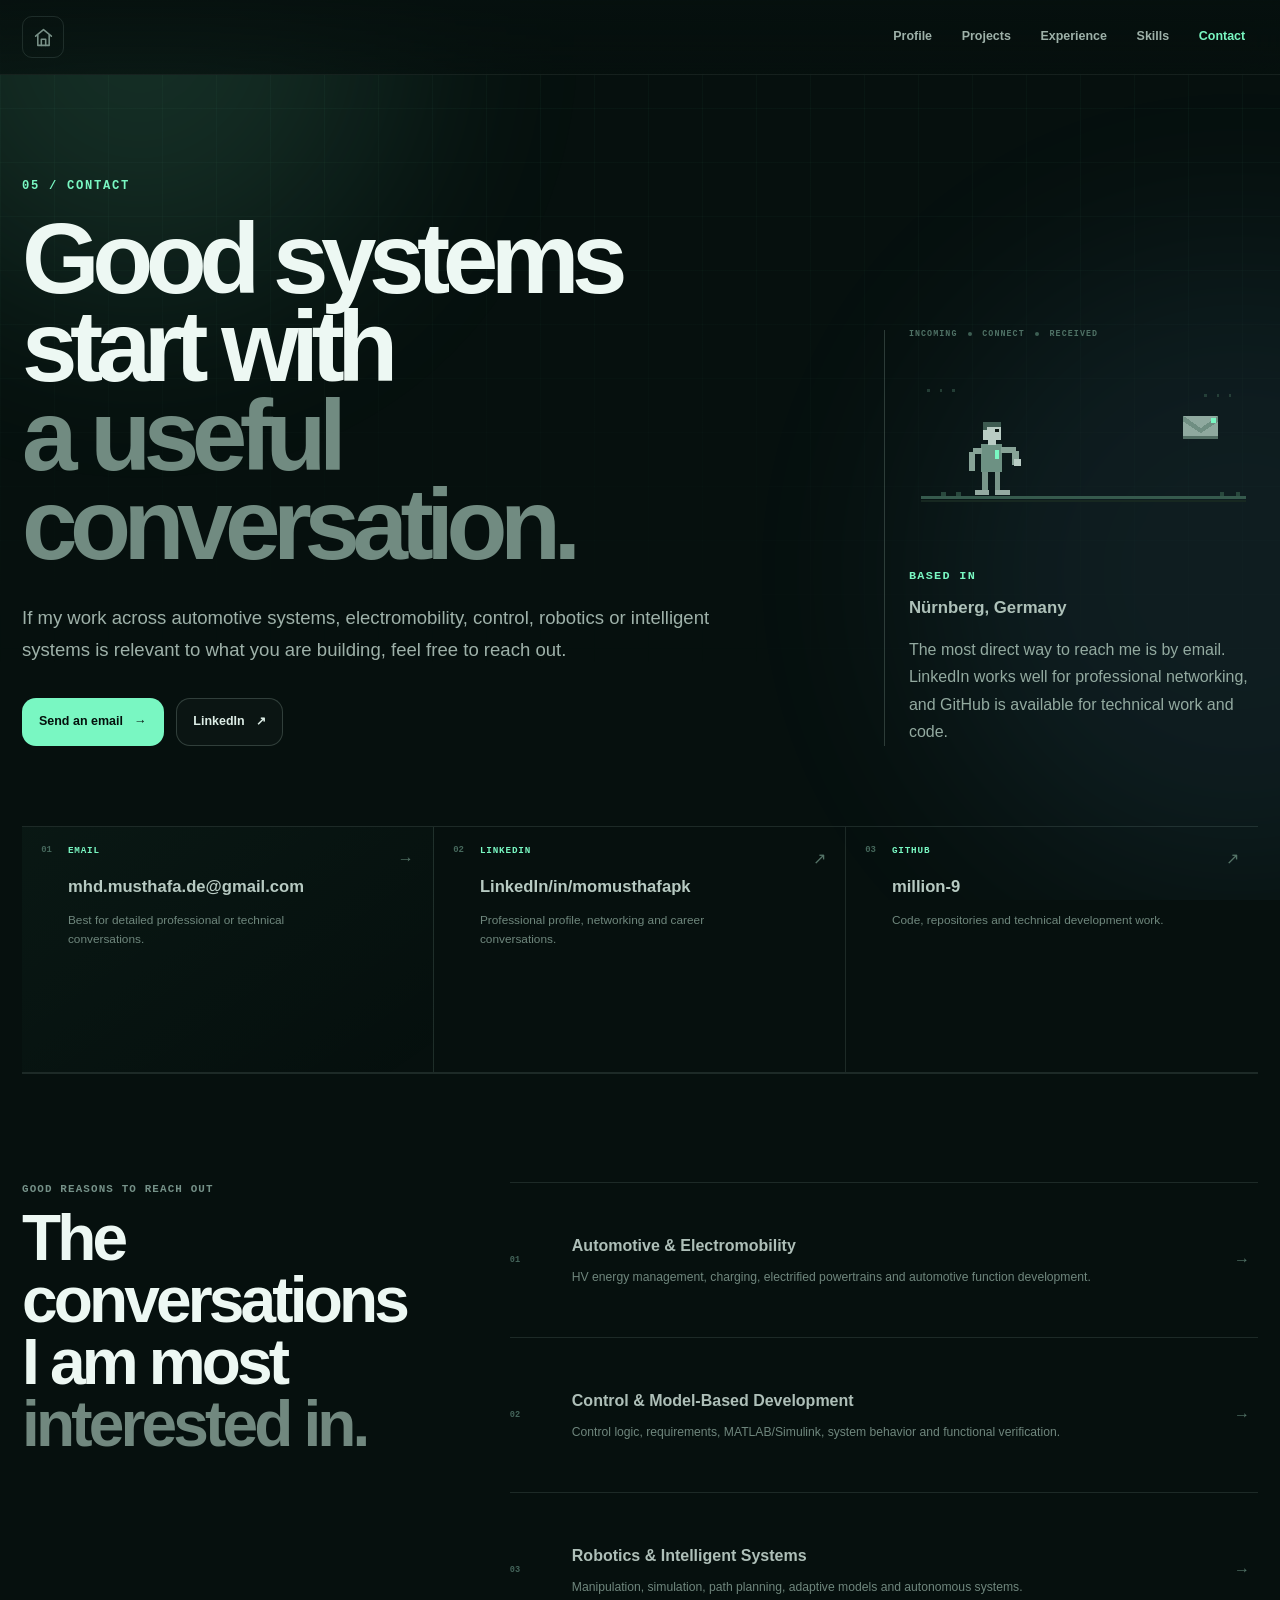
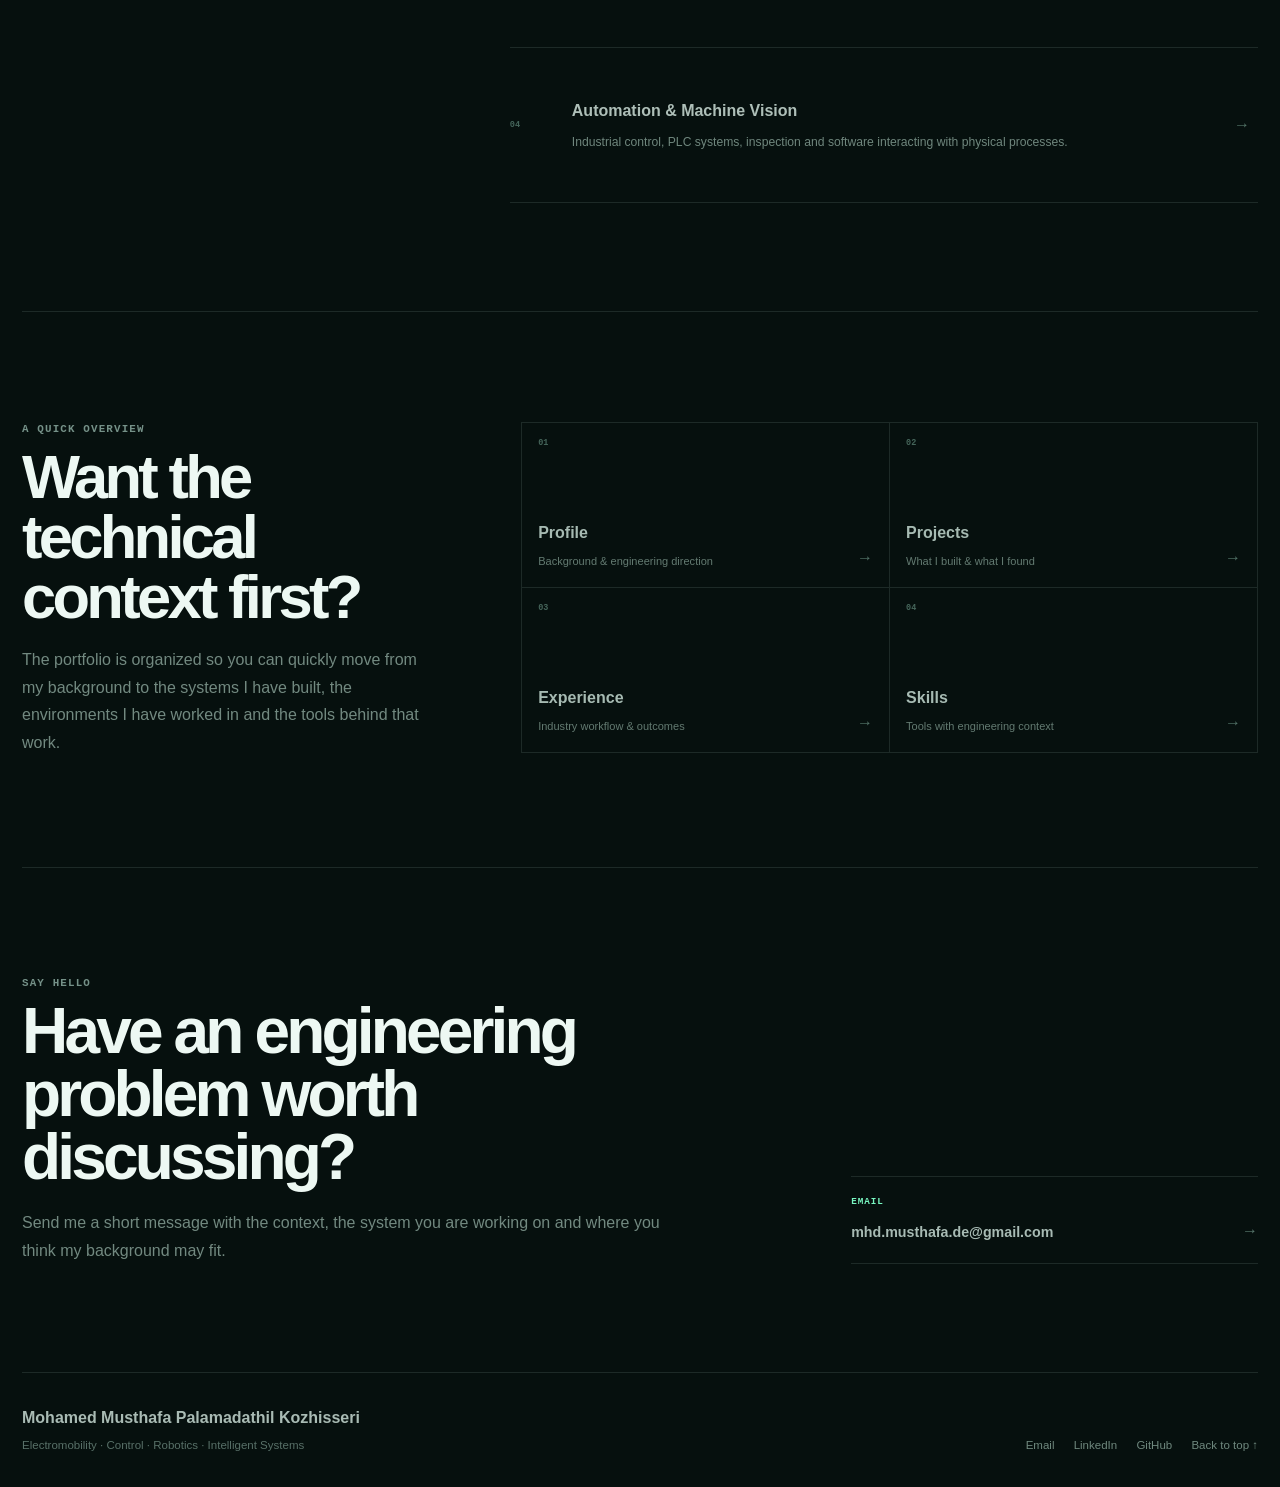
<file: contact.html>
<!doctype html>
<html lang="en">

<head>

  <meta charset="utf-8" />

  <meta
    name="viewport"
    content="width=device-width, initial-scale=1"
  />

  <meta
    name="theme-color"
    content="#07110f"
  />

  <meta
    name="description"
    content="Contact Mohamed Musthafa Palamadathil Kozhisseri for engineering conversations across automotive systems, electromobility, control, robotics and intelligent systems."
  />

  <meta
    name="color-scheme"
    content="dark"
  />

  <title>
    Contact · Mohamed Musthafa
  </title>


  <link
    rel="icon"
    href="assets/images/favicon.svg"
    type="image/svg+xml"
  />


  <link
    rel="stylesheet"
    href="assets/css/base.css"
  />

  <link
    rel="stylesheet"
    href="assets/css/contact.css"
  />

  <link
    rel="stylesheet"
    href="assets/css/responsive.css"
  />


  <script
    src="assets/js/main.js"
    defer
  ></script>

</head>


<body>


  <a
    class="skip-link"
    href="#main"
  >
    Skip to main content
  </a>



  <!-- =====================================================
       BACKGROUND
       ===================================================== -->

  <div
    class="background"
    aria-hidden="true"
  >

    <div class="background__mesh"></div>

    <div
      class="background__glow background__glow--one"
    ></div>

    <div
      class="background__glow background__glow--two"
    ></div>

  </div>



  <!-- =====================================================
       HEADER
       ===================================================== -->

  <header
    class="site-header"
    id="top"
  >

    <nav
      class="nav shell"
      aria-label="Primary navigation"
    >


      <a
        class="brand brand--home"
        href="index.html"
        aria-label="Home"
      >
        <svg
          class="brand__home-icon"
          viewBox="0 0 24 24"
          aria-hidden="true"
        >
          <path
            d="M3 10.5L12 3L21 10.5"
            fill="none"
            stroke="currentColor"
            stroke-width="1.8"
            stroke-linecap="round"
            stroke-linejoin="round"
          />

          <path
            d="M5.5 9.5V21H18.5V9.5"
            fill="none"
            stroke="currentColor"
            stroke-width="1.8"
            stroke-linecap="round"
            stroke-linejoin="round"
          />

          <path
            d="M9.5 21V14H14.5V21"
            fill="none"
            stroke="currentColor"
            stroke-width="1.8"
            stroke-linecap="round"
            stroke-linejoin="round"
          />
        </svg>
      </a>



      <button
        class="nav-toggle"
        type="button"
        aria-expanded="false"
        aria-controls="site-menu"
        aria-label="Open navigation menu"
      >

        <span></span>
        <span></span>

      </button>



      <div
        class="nav-menu"
        id="site-menu"
      >

        <a href="profile.html">
          Profile
        </a>

        <a href="projects.html">
          Projects
        </a>

        <a href="experience.html">
          Experience
        </a>

        <a href="skills.html">
          Skills
        </a>

        <a
          href="contact.html"
          aria-current="page"
        >
          Contact
        </a>

      </div>


    </nav>

  </header>



  <!-- =====================================================
       MAIN
       ===================================================== -->

  <main id="main">



    <!-- ===================================================
         HERO
         =================================================== -->

    <section
      class="contact-hero shell"
      aria-labelledby="contact-title"
    >


      <!-- =================================================
           LEFT
           ================================================= -->

      <div class="contact-hero__main reveal">


        <p class="contact-kicker">
          05 / CONTACT
        </p>


        <h1 id="contact-title">

          Good systems start with

          <span>
            a useful conversation.
          </span>

        </h1>


        <p class="contact-hero__lead">

          If my work across automotive systems,
          electromobility, control, robotics or
          intelligent systems is relevant to what
          you are building, feel free to reach out.

        </p>



        <div class="contact-hero__actions">


          <a
            class="button button--primary"
            href="mailto:mhd.musthafa.de@gmail.com?subject=Portfolio%20contact"
          >

            Send an email

            <span aria-hidden="true">
              →
            </span>

          </a>


          <a
            class="button button--secondary"
            href="https://linkedin.com/in/momusthafapk"
            target="_blank"
            rel="noopener noreferrer"
          >

            LinkedIn

            <span aria-hidden="true">
              ↗
            </span>

          </a>


        </div>


      </div>



      <!-- =================================================
           RIGHT
           ================================================= -->

      <div class="contact-hero__aside reveal">



        <!-- ===============================================
             PIXEL CONTACT ANIMATION

             Visitor sends contact
                  ↓
             Flying envelope
                  ↓
             Engineer receives envelope
                  ↓
             Confirmation signal
             =============================================== -->

        <div
          class="contact-pixel-banner"
          aria-hidden="true"
        >


          <!-- STATUS -->

          <div class="contact-pixel-banner__status">

            <span>
              INCOMING
            </span>

            <i></i>

            <span>
              CONNECT
            </span>

            <i></i>

            <span>
              RECEIVED
            </span>

          </div>



          <!-- ANIMATION WINDOW -->

          <div class="contact-pixel-stage">


            <svg
              class="contact-pixel-scene"
              viewBox="0 0 420 185"
              xmlns="http://www.w3.org/2000/svg"
              shape-rendering="crispEdges"
            >



              <!-- =========================================
                   AMBIENT PIXELS
                   ========================================= -->

              <g class="contact-grid-detail">


                <rect
                  x="22"
                  y="29"
                  width="3"
                  height="3"
                />


                <rect
                  x="37"
                  y="29"
                  width="3"
                  height="3"
                />


                <rect
                  x="52"
                  y="29"
                  width="3"
                  height="3"
                />


                <rect
                  x="355"
                  y="35"
                  width="3"
                  height="3"
                />


                <rect
                  x="370"
                  y="35"
                  width="3"
                  height="3"
                />


                <rect
                  x="385"
                  y="35"
                  width="3"
                  height="3"
                />


              </g>



              <!-- =========================================
                   GROUND
                   ========================================= -->

              <rect
                class="contact-ground"
                x="15"
                y="158"
                width="390"
                height="3"
              />


              <rect
                class="contact-ground-shadow"
                x="15"
                y="162"
                width="390"
                height="3"
              />



              <!-- =========================================
                   ENGINEER
                   ========================================= -->

              <g class="contact-worker">



                <!-- ---------------------------------------
                     BACK LEG
                     --------------------------------------- -->

                <rect
                  class="contact-worker__leg"
                  x="88"
                  y="127"
                  width="7"
                  height="26"
                />


                <rect
                  class="contact-worker__foot"
                  x="80"
                  y="150"
                  width="16"
                  height="7"
                />



                <!-- ---------------------------------------
                     FRONT LEG
                     --------------------------------------- -->

                <rect
                  class="contact-worker__leg"
                  x="103"
                  y="127"
                  width="7"
                  height="26"
                />


                <rect
                  class="contact-worker__foot"
                  x="103"
                  y="150"
                  width="18"
                  height="7"
                />



                <!-- ---------------------------------------
                     BODY
                     --------------------------------------- -->

                <rect
                  class="contact-worker__body"
                  x="87"
                  y="95"
                  width="25"
                  height="34"
                />


                <rect
                  class="contact-worker__accent"
                  x="104"
                  y="102"
                  width="4"
                  height="11"
                />



                <!-- ---------------------------------------
                     NECK
                     --------------------------------------- -->

                <rect
                  class="contact-worker__skin"
                  x="95"
                  y="88"
                  width="10"
                  height="8"
                />



                <!-- ---------------------------------------
                     HEAD
                     --------------------------------------- -->

                <g class="contact-worker__head">


                  <rect
                    class="contact-worker__skin"
                    x="89"
                    y="68"
                    width="22"
                    height="22"
                  />


                  <!-- hair -->

                  <rect
                    class="contact-worker__dark"
                    x="89"
                    y="68"
                    width="22"
                    height="6"
                  />


                  <rect
                    class="contact-worker__dark"
                    x="89"
                    y="73"
                    width="5"
                    height="5"
                  />


                  <!-- eye -->

                  <rect
                    class="contact-worker__eye"
                    x="104"
                    y="77"
                    width="4"
                    height="4"
                  />


                </g>



                <!-- ---------------------------------------
                     BACK ARM
                     --------------------------------------- -->

                <rect
                  class="contact-worker__arm"
                  x="77"
                  y="100"
                  width="11"
                  height="7"
                />


                <rect
                  class="contact-worker__arm"
                  x="72"
                  y="105"
                  width="7"
                  height="22"
                />



                <!-- ---------------------------------------
                     RECEIVING ARM
                     This arm rises to catch envelope
                     --------------------------------------- -->

                <g class="contact-worker__receive-arm">


                  <rect
                    class="contact-worker__arm"
                    x="111"
                    y="99"
                    width="18"
                    height="7"
                  />


                  <rect
                    class="contact-worker__arm"
                    x="124"
                    y="103"
                    width="8"
                    height="17"
                  />


                  <rect
                    class="contact-worker__skin"
                    x="126"
                    y="113"
                    width="9"
                    height="9"
                  />


                </g>


              </g>



              <!-- =========================================
                   INCOMING ENVELOPE
                   ========================================= -->

              <g class="contact-mail">


                <!-- envelope main body -->

                <rect
                  class="contact-mail__body"
                  x="330"
                  y="61"
                  width="42"
                  height="28"
                />


                <!-- lower shadow -->

                <rect
                  class="contact-mail__shadow"
                  x="330"
                  y="85"
                  width="42"
                  height="4"
                />


                <!-- envelope flap left -->

                <path
                  class="contact-mail__flap"
                  d="
                    M330 61
                    L351 76
                    L351 82
                    L330 68
                    Z
                  "
                />


                <!-- envelope flap right -->

                <path
                  class="contact-mail__flap"
                  d="
                    M372 61
                    L351 76
                    L351 82
                    L372 68
                    Z
                  "
                />


                <!-- green contact marker -->

                <rect
                  class="contact-mail__accent"
                  x="363"
                  y="64"
                  width="6"
                  height="6"
                />


              </g>



              <!-- =========================================
                   MAIL SPEED PIXELS
                   ========================================= -->

              <g class="contact-mail-trails">


                <rect
                  class="contact-mail-trail contact-mail-trail--one"
                  x="382"
                  y="66"
                  width="14"
                  height="3"
                />


                <rect
                  class="contact-mail-trail contact-mail-trail--two"
                  x="389"
                  y="75"
                  width="9"
                  height="3"
                />


                <rect
                  class="contact-mail-trail contact-mail-trail--three"
                  x="379"
                  y="84"
                  width="18"
                  height="3"
                />


              </g>



              <!-- =========================================
                   CONTACT / RECEIVED SYMBOL
                   Appears after catching the envelope
                   ========================================= -->

              <g class="contact-received">


                <!-- notification square -->

                <rect
                  class="contact-received__box"
                  x="148"
                  y="51"
                  width="32"
                  height="27"
                />


                <!-- check -->

                <rect
                  class="contact-received__check"
                  x="155"
                  y="63"
                  width="7"
                  height="4"
                />


                <rect
                  class="contact-received__check"
                  x="161"
                  y="67"
                  width="6"
                  height="4"
                />


                <rect
                  class="contact-received__check"
                  x="166"
                  y="58"
                  width="9"
                  height="4"
                />


              </g>



              <!-- =========================================
                   RECEIVED SPARK PIXELS
                   ========================================= -->

              <g class="contact-received-pixels">


                <rect
                  class="contact-received-pixel contact-received-pixel--one"
                  x="139"
                  y="44"
                  width="5"
                  height="5"
                />


                <rect
                  class="contact-received-pixel contact-received-pixel--two"
                  x="161"
                  y="35"
                  width="5"
                  height="5"
                />


                <rect
                  class="contact-received-pixel contact-received-pixel--three"
                  x="185"
                  y="44"
                  width="5"
                  height="5"
                />


              </g>



              <!-- =========================================
                   FLOOR PIXELS
                   ========================================= -->

              <rect
                class="contact-floor-pixel"
                x="39"
                y="153"
                width="5"
                height="5"
              />


              <rect
                class="contact-floor-pixel"
                x="57"
                y="153"
                width="5"
                height="5"
              />


              <rect
                class="contact-floor-pixel"
                x="374"
                y="153"
                width="5"
                height="5"
              />


              <rect
                class="contact-floor-pixel"
                x="393"
                y="153"
                width="5"
                height="5"
              />


            </svg>


          </div>


        </div>



        <!-- ===============================================
             LOCATION
             =============================================== -->

        <p class="contact-hero__label">
          BASED IN
        </p>


        <p class="contact-hero__location">
          Nürnberg, Germany
        </p>


        <p>

          The most direct way to reach me is by email.
          LinkedIn works well for professional
          networking, and GitHub is available for
          technical work and code.

        </p>


      </div>


    </section>



    <!-- ===================================================
         CONTACT METHODS
         =================================================== -->

    <section
      class="contact-methods shell reveal"
      aria-label="Contact methods"
    >



      <!-- EMAIL -->

      <a
        class="contact-method contact-method--primary"
        href="mailto:mhd.musthafa.de@gmail.com?subject=Portfolio%20contact"
      >


        <span class="contact-method__number">
          01
        </span>


        <div>


          <small>
            EMAIL
          </small>


          <strong>
            mhd.musthafa.de@gmail.com
          </strong>


          <p>
            Best for detailed professional or technical conversations.
          </p>


        </div>


        <span
          class="contact-method__arrow"
          aria-hidden="true"
        >
          →
        </span>


      </a>



      <!-- LINKEDIN -->

      <a
        class="contact-method"
        href="https://linkedin.com/in/momusthafapk"
        target="_blank"
        rel="noopener noreferrer"
      >


        <span class="contact-method__number">
          02
        </span>


        <div>


          <small>
            LINKEDIN
          </small>


          <strong>
            LinkedIn/in/momusthafapk
          </strong>


          <p>
            Professional profile, networking and career conversations.
          </p>


        </div>


        <span
          class="contact-method__arrow"
          aria-hidden="true"
        >
          ↗
        </span>


      </a>



      <!-- GITHUB -->

      <a
        class="contact-method"
        href="https://github.com/million-9"
        target="_blank"
        rel="noopener noreferrer"
      >


        <span class="contact-method__number">
          03
        </span>


        <div>


          <small>
            GITHUB
          </small>


          <strong>
            million-9
          </strong>


          <p>
            Code, repositories and technical development work.
          </p>


        </div>


        <span
          class="contact-method__arrow"
          aria-hidden="true"
        >
          ↗
        </span>


      </a>


    </section>



    <!-- ===================================================
         GOOD REASONS TO REACH OUT
         =================================================== -->

    <section
      class="contact-topics section shell"
      aria-labelledby="contact-topics-title"
    >


      <div class="contact-topics__heading reveal">


        <p class="eyebrow">
          GOOD REASONS TO REACH OUT
        </p>


        <h2 id="contact-topics-title">

          The conversations I am most

          <span>
            interested in.
          </span>

        </h2>


      </div>



      <div class="contact-topics__grid reveal">



        <a
          href="projects.html#hv-energy-management"
          class="contact-topic"
        >


          <span>
            01
          </span>


          <div>


            <strong>
              Automotive &amp; Electromobility
            </strong>


            <p>

              HV energy management, charging,
              electrified powertrains and automotive
              function development.

            </p>


          </div>


          <i aria-hidden="true">
            →
          </i>


        </a>



        <a
          href="skills.html#control-model-based"
          class="contact-topic"
        >


          <span>
            02
          </span>


          <div>


            <strong>
              Control &amp; Model-Based Development
            </strong>


            <p>

              Control logic, requirements,
              MATLAB/Simulink, system behavior
              and functional verification.

            </p>


          </div>


          <i aria-hidden="true">
            →
          </i>


        </a>



        <a
          href="projects.html#dlo-robotics"
          class="contact-topic"
        >


          <span>
            03
          </span>


          <div>


            <strong>
              Robotics &amp; Intelligent Systems
            </strong>


            <p>

              Manipulation, simulation,
              path planning, adaptive models
              and autonomous systems.

            </p>


          </div>


          <i aria-hidden="true">
            →
          </i>


        </a>



        <a
          href="projects.html#vision-inspection"
          class="contact-topic"
        >


          <span>
            04
          </span>


          <div>


            <strong>
              Automation &amp; Machine Vision
            </strong>


            <p>

              Industrial control, PLC systems,
              inspection and software interacting
              with physical processes.

            </p>


          </div>


          <i aria-hidden="true">
            →
          </i>


        </a>


      </div>


    </section>



    <!-- ===================================================
         PORTFOLIO CONTEXT
         =================================================== -->

    <section
      class="contact-context shell reveal"
      aria-labelledby="contact-context-title"
    >


      <div>


        <p class="eyebrow">
          A QUICK OVERVIEW
        </p>


        <h2 id="contact-context-title">

          Want the technical context first?

        </h2>


        <p>

          The portfolio is organized so you can quickly
          move from my background to the systems I have
          built, the environments I have worked in and
          the tools behind that work.

        </p>


      </div>



      <div class="contact-context__links">



        <a href="profile.html">


          <span>
            01
          </span>


          <strong>
            Profile
          </strong>


          <small>
            Background &amp; engineering direction
          </small>


          <i aria-hidden="true">
            →
          </i>


        </a>



        <a href="projects.html">


          <span>
            02
          </span>


          <strong>
            Projects
          </strong>


          <small>
            What I built &amp; what I found
          </small>


          <i aria-hidden="true">
            →
          </i>


        </a>



        <a href="experience.html">


          <span>
            03
          </span>


          <strong>
            Experience
          </strong>


          <small>
            Industry workflow &amp; outcomes
          </small>


          <i aria-hidden="true">
            →
          </i>


        </a>



        <a href="skills.html">


          <span>
            04
          </span>


          <strong>
            Skills
          </strong>


          <small>
            Tools with engineering context
          </small>


          <i aria-hidden="true">
            →
          </i>


        </a>


      </div>


    </section>



    <!-- ===================================================
         FINAL CONTACT CTA
         =================================================== -->

    <section
      class="contact-final section shell reveal"
      aria-labelledby="contact-final-title"
    >


      <p class="eyebrow">
        SAY HELLO
      </p>



      <div class="contact-final__content">


        <div>


          <h2 id="contact-final-title">
            Have an engineering problem worth discussing?
          </h2>


          <p>

            Send me a short message with the context,
            the system you are working on and where
            you think my background may fit.

          </p>


        </div>



        <a
          class="contact-final__email"
          href="mailto:mhd.musthafa.de@gmail.com?subject=Engineering%20conversation"
        >


          <span>
            EMAIL
          </span>


          <strong>
            mhd.musthafa.de@gmail.com
          </strong>


          <i aria-hidden="true">
            →
          </i>


        </a>


      </div>


    </section>


  </main>



  <!-- =====================================================
       FOOTER
       ===================================================== -->

  <footer class="contact-footer shell">


    <div>


      <strong>
        Mohamed Musthafa Palamadathil Kozhisseri
      </strong>


      <span>

        Electromobility ·
        Control ·
        Robotics ·
        Intelligent Systems

      </span>


    </div>



    <div class="contact-footer__links">


      <a href="mailto:mhd.musthafa.de@gmail.com">
        Email
      </a>


      <a
        href="https://linkedin.com/in/momusthafapk"
        target="_blank"
        rel="noopener noreferrer"
      >
        LinkedIn
      </a>


      <a
        href="https://github.com/million-9"
        target="_blank"
        rel="noopener noreferrer"
      >
        GitHub
      </a>


      <a href="#top">
        Back to top ↑
      </a>


    </div>


  </footer>


</body>

</html>
</file>
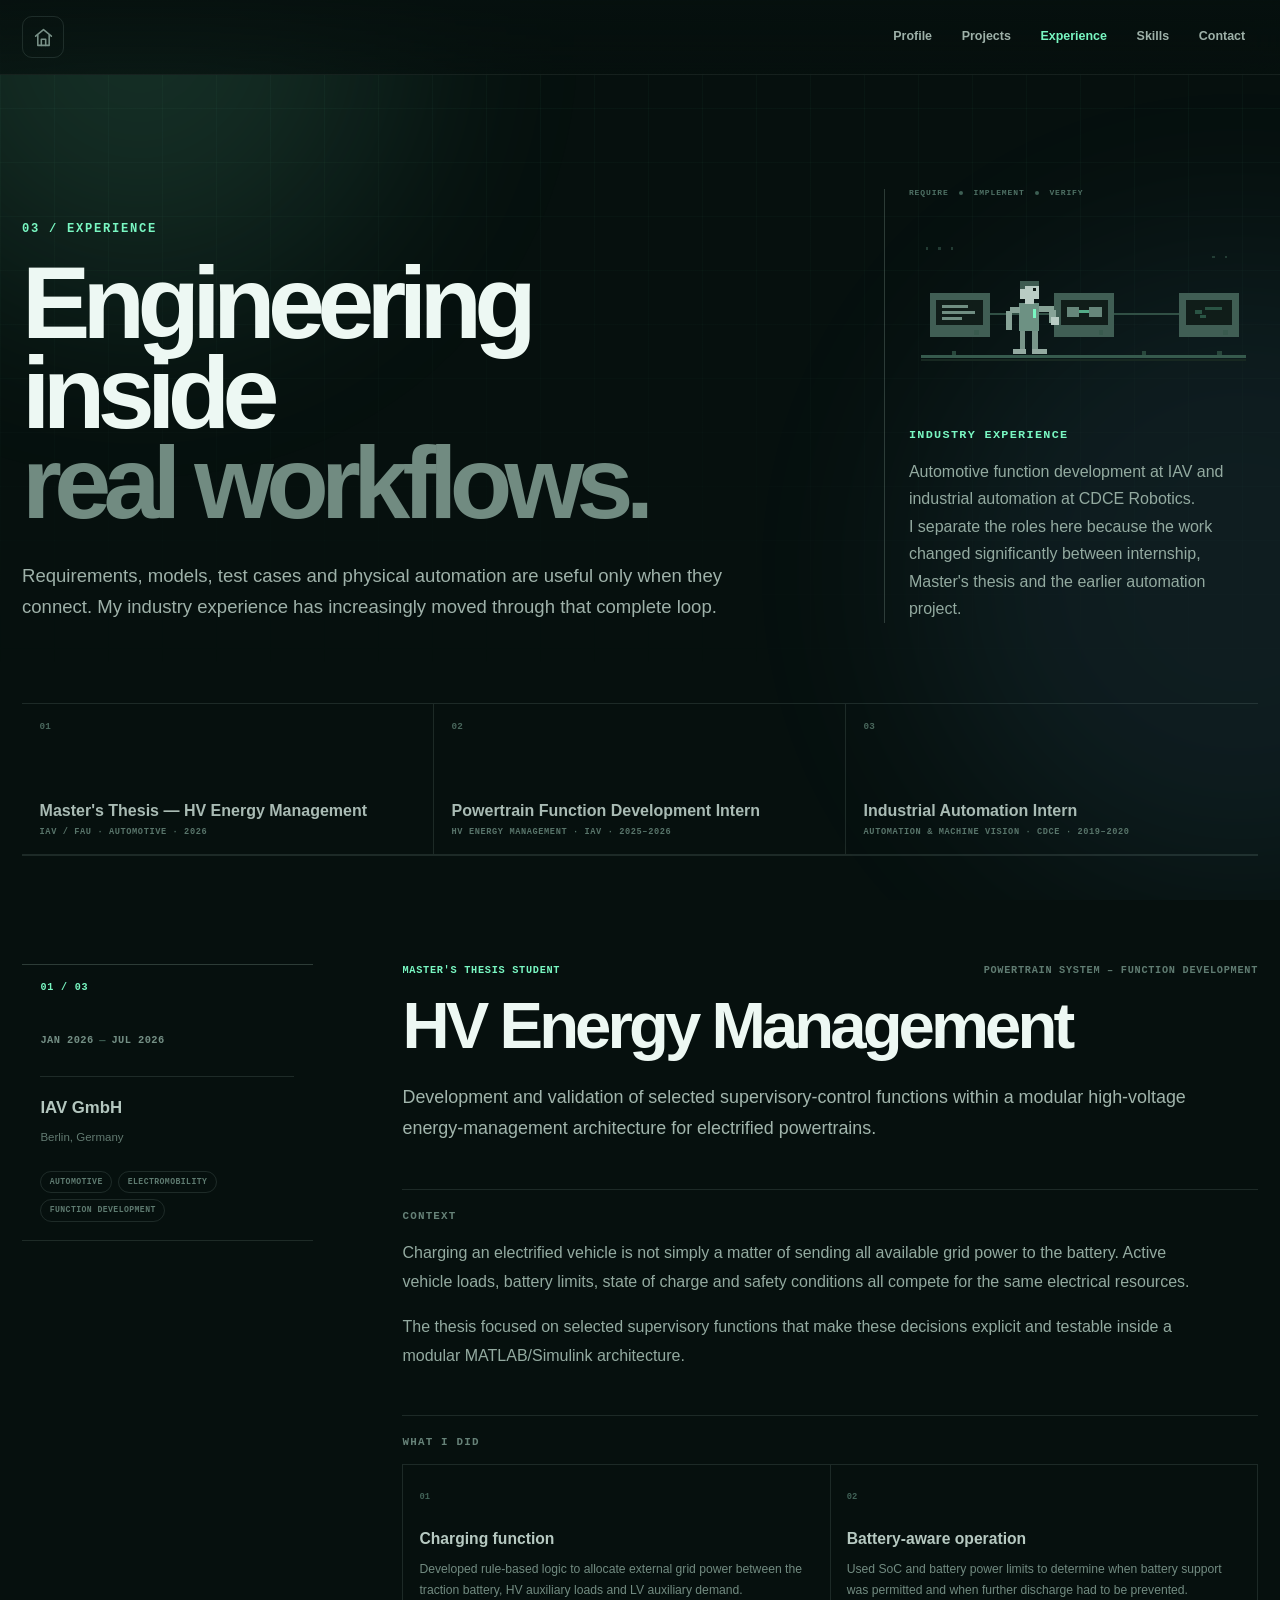
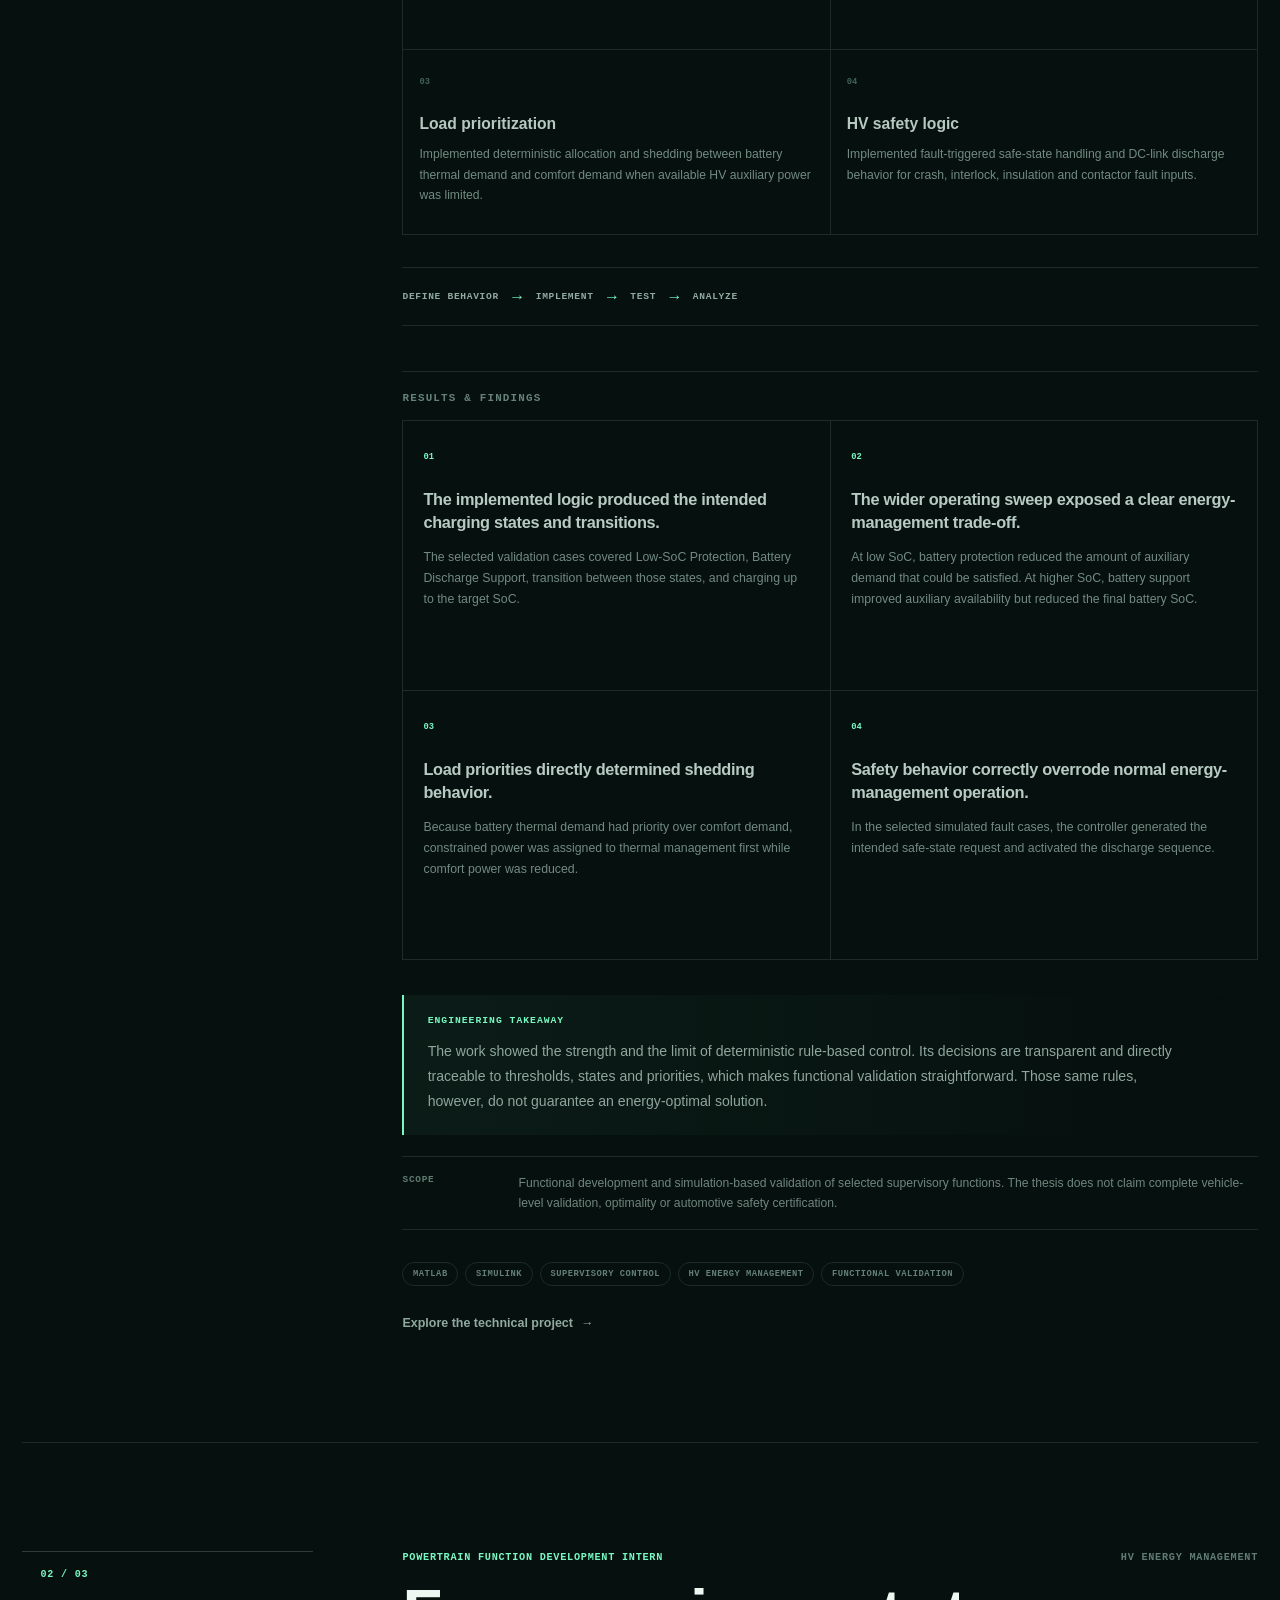
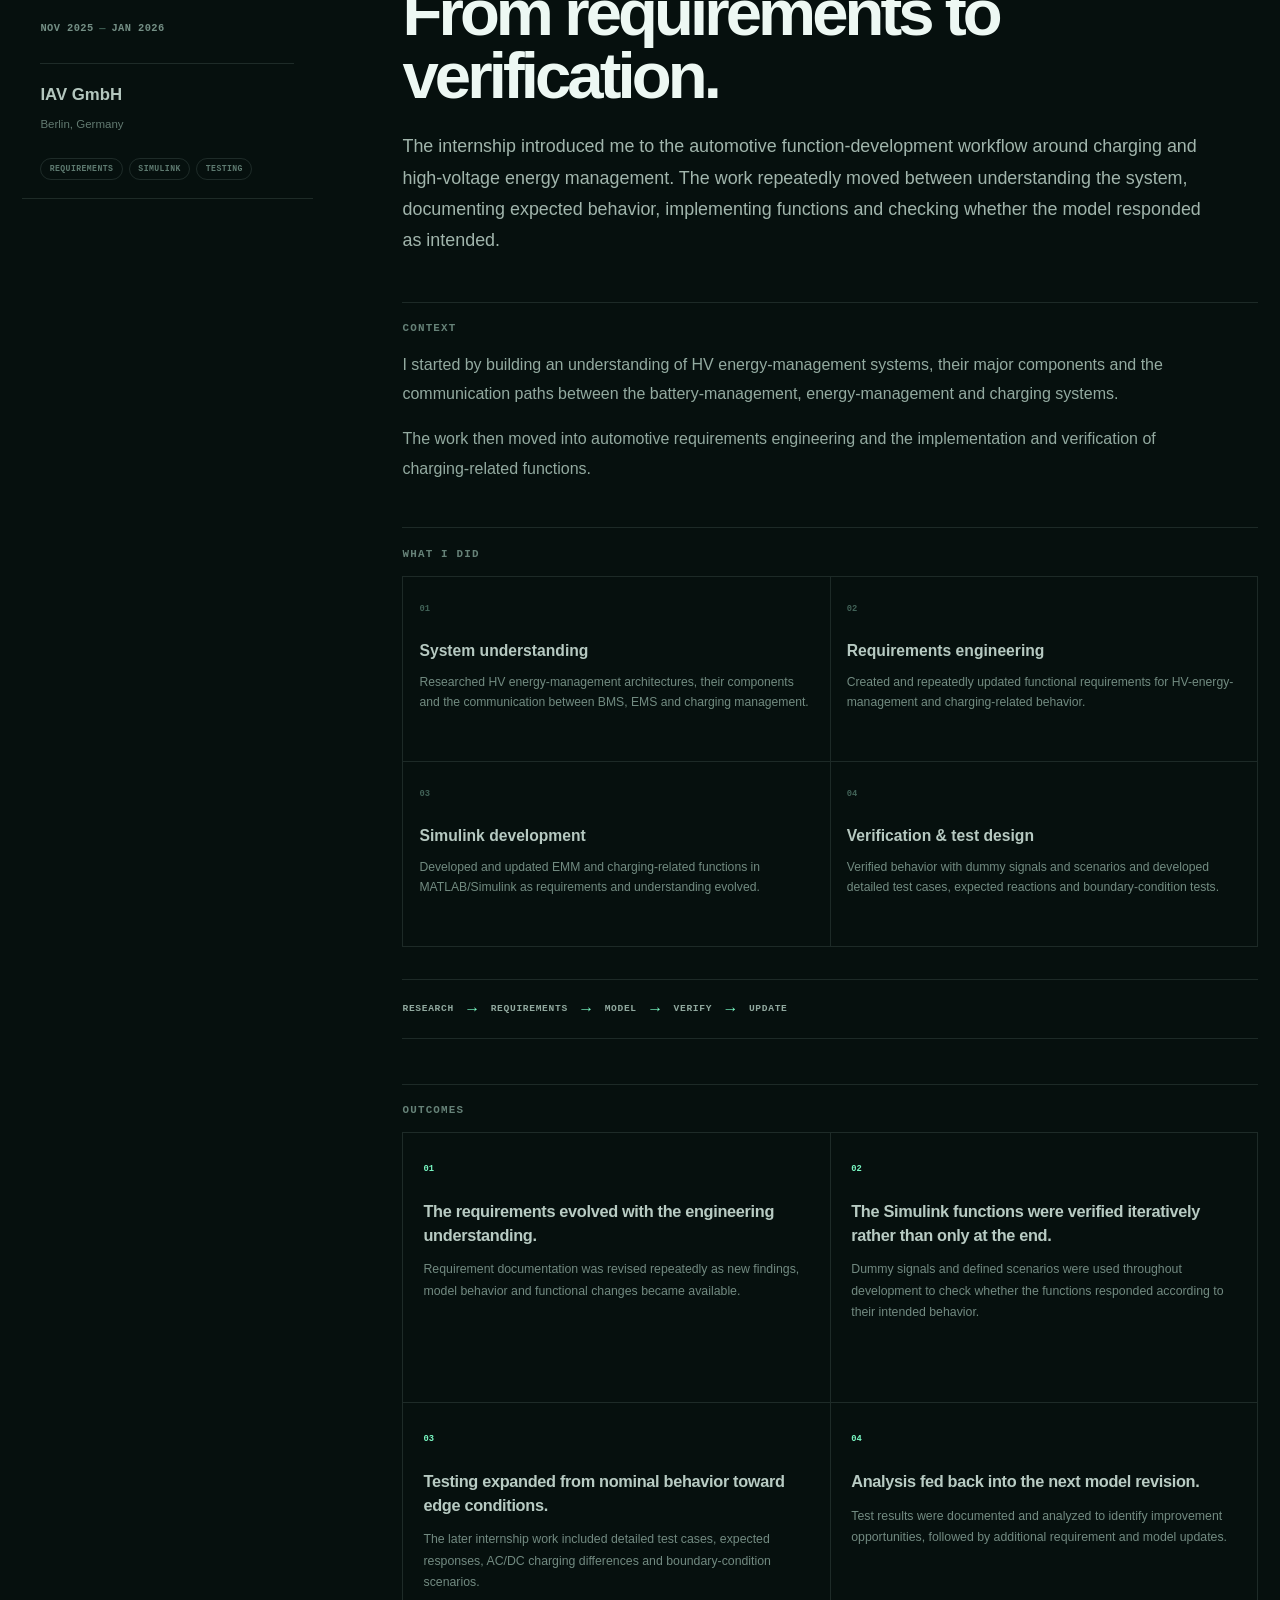
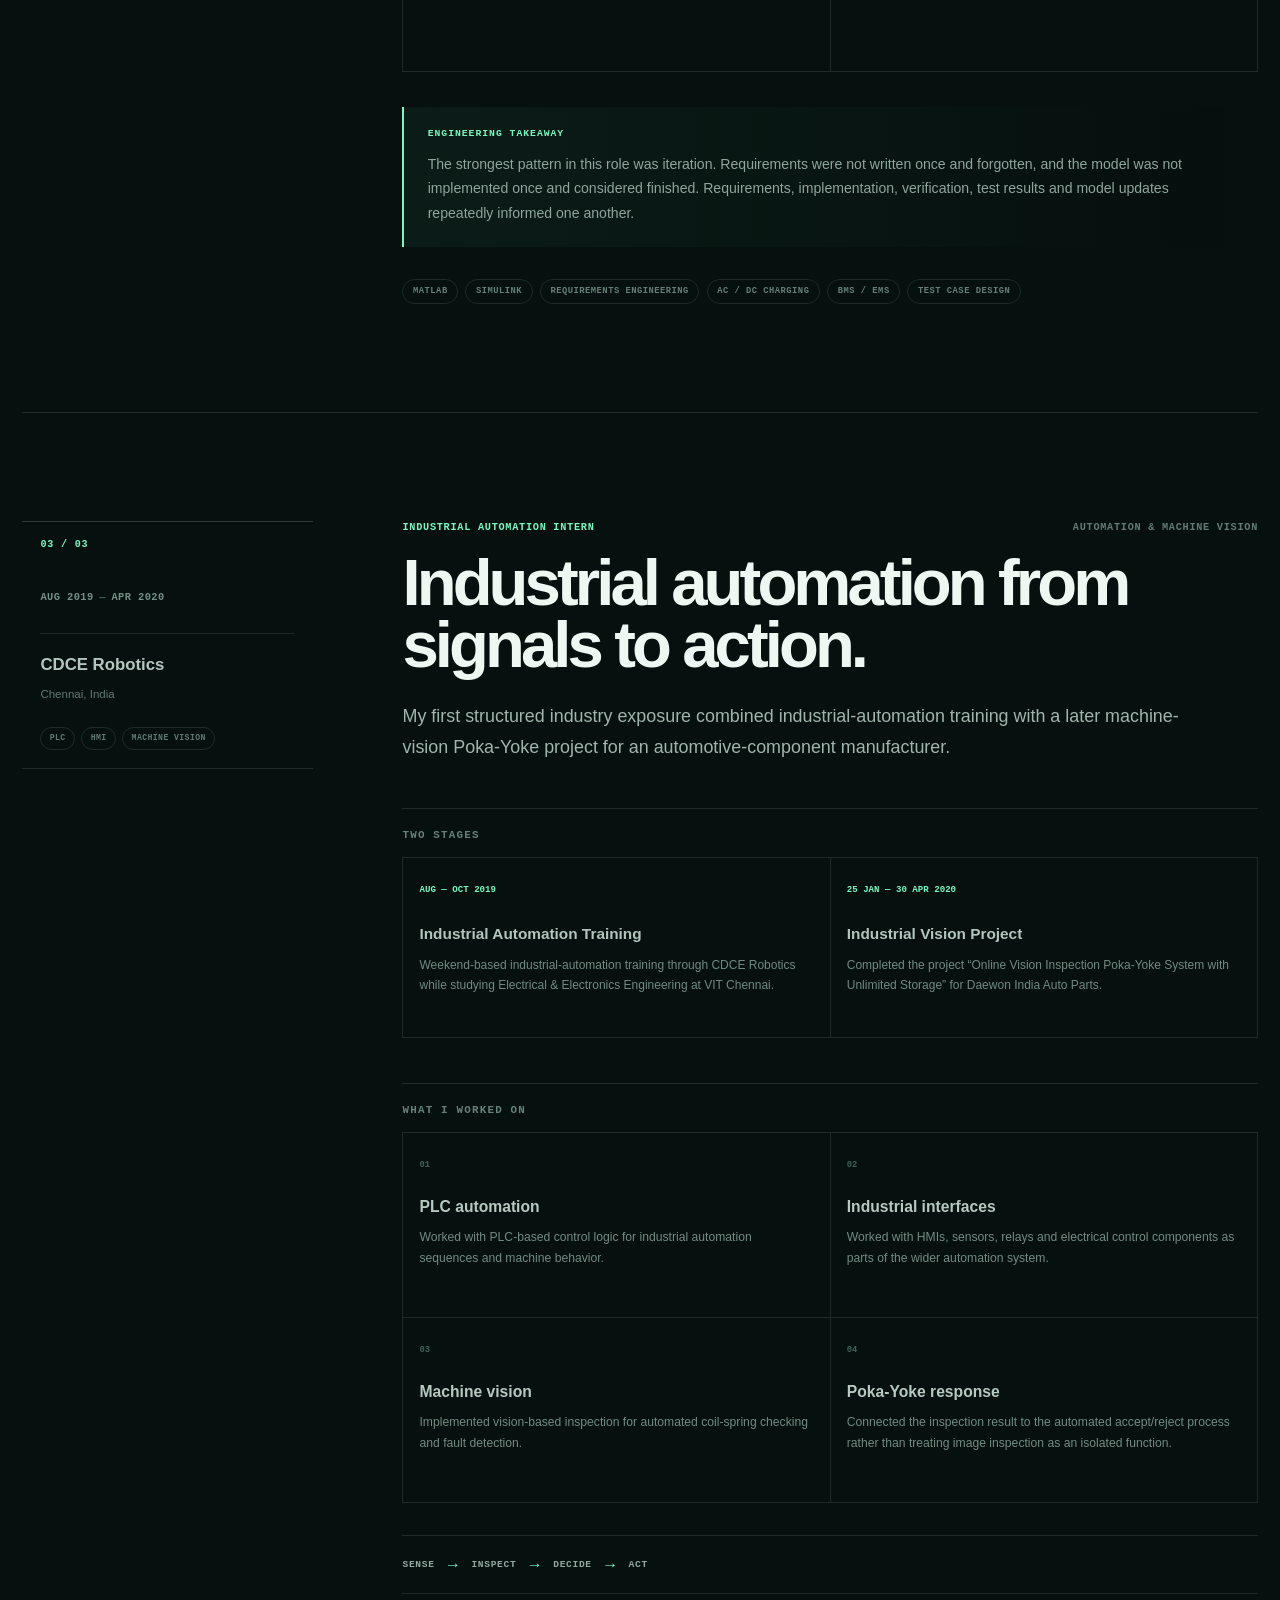
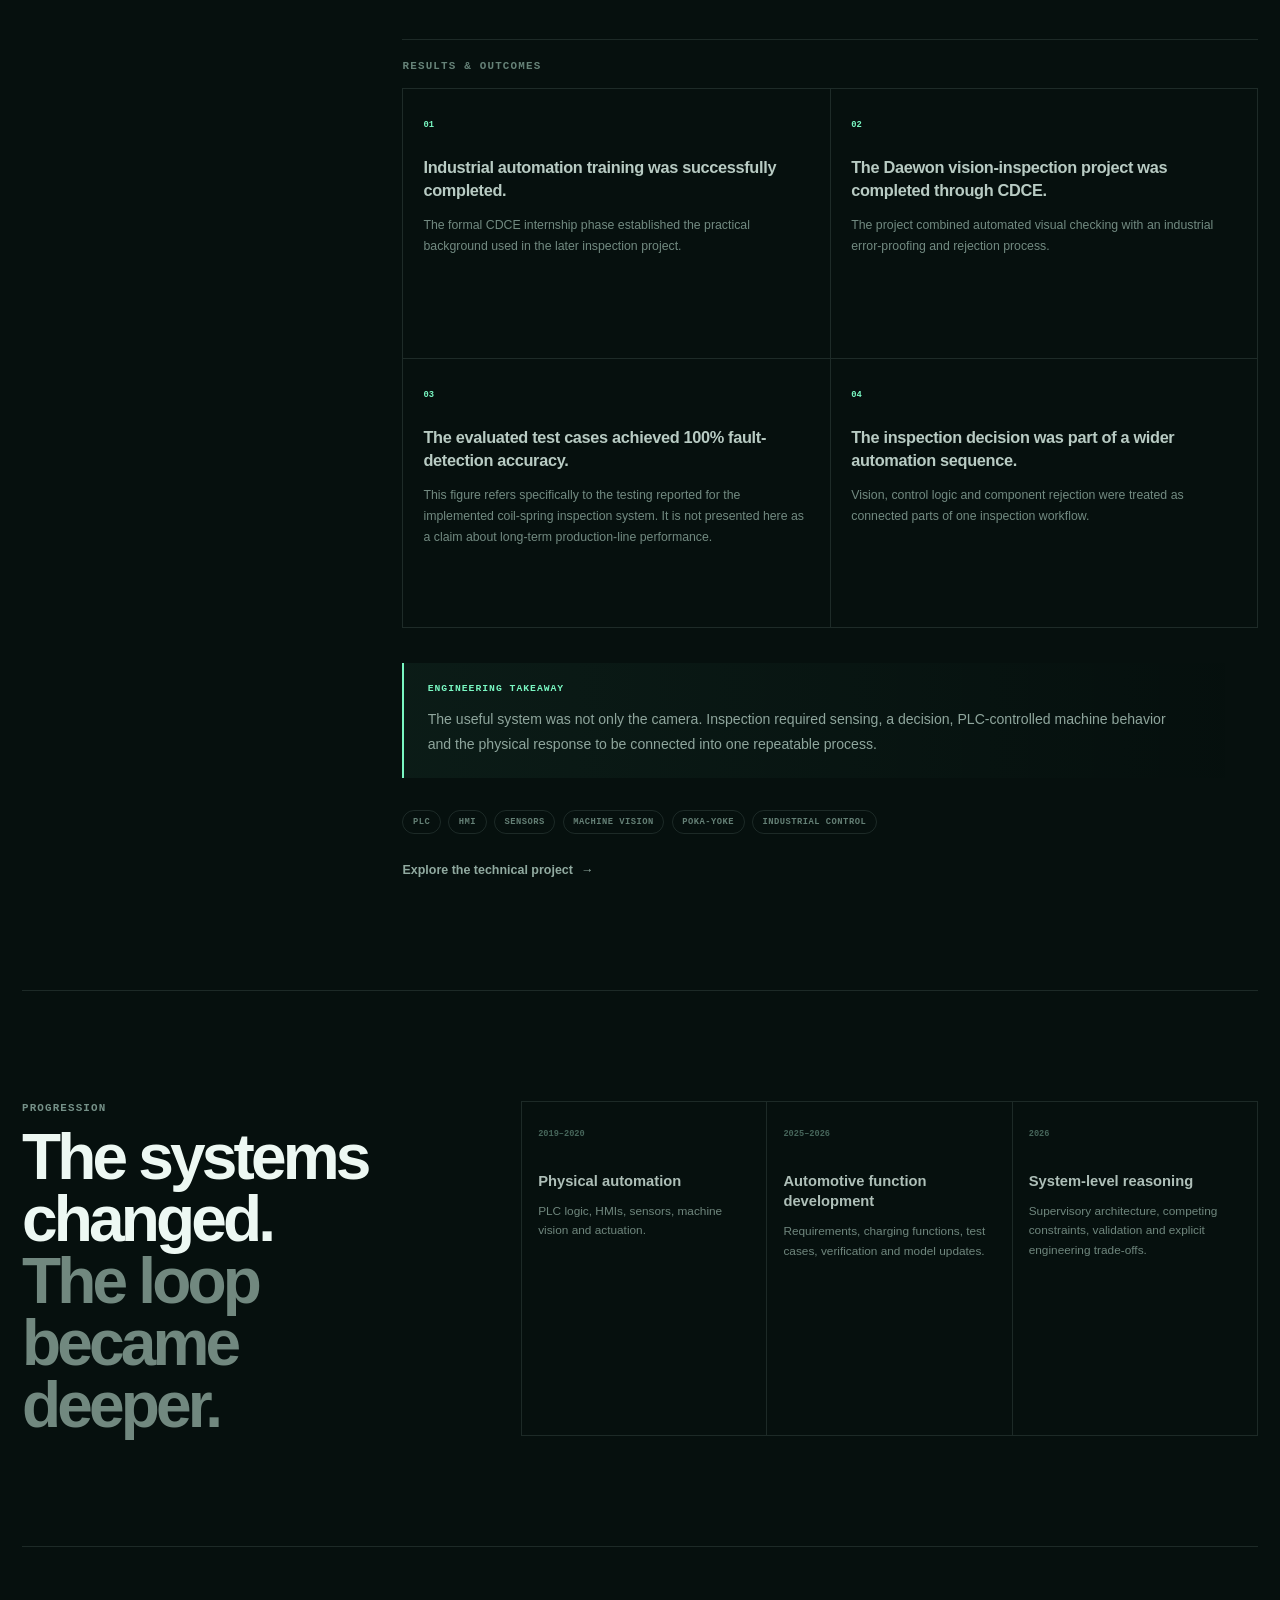
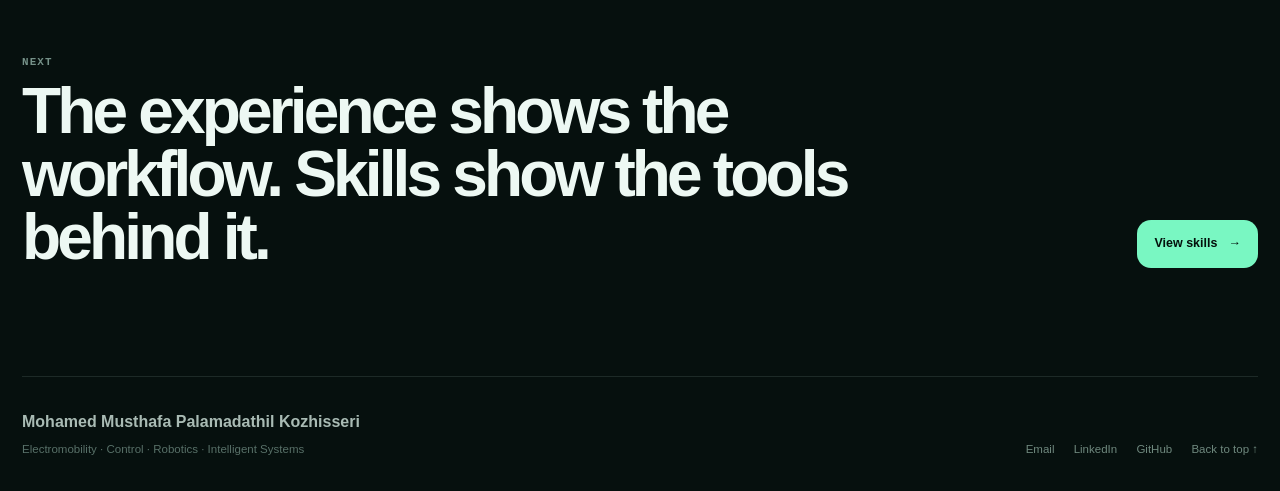
<file: experience.html>
<!doctype html>
<html lang="en">

<head>

  <meta charset="utf-8" />

  <meta
    name="viewport"
    content="width=device-width, initial-scale=1"
  />

  <meta
    name="theme-color"
    content="#07110f"
  />

  <meta
    name="description"
    content="Industry experience of Mohamed Musthafa Palamadathil Kozhisseri across automotive function development, high-voltage energy management and industrial automation."
  />

  <meta
    name="color-scheme"
    content="dark"
  />

  <title>
    Experience · Mohamed Musthafa
  </title>


  <link
    rel="icon"
    href="assets/images/favicon.svg"
    type="image/svg+xml"
  />

  <link
    rel="stylesheet"
    href="assets/css/base.css"
  />

  <link
    rel="stylesheet"
    href="assets/css/experience.css"
  />

  <link
    rel="stylesheet"
    href="assets/css/responsive.css"
  />


  <script
    src="assets/js/main.js"
    defer
  ></script>

</head>


<body>


  <a
    class="skip-link"
    href="#main"
  >
    Skip to main content
  </a>



  <!-- =====================================================
       BACKGROUND
       ===================================================== -->

  <div
    class="background"
    aria-hidden="true"
  >

    <div class="background__mesh"></div>

    <div
      class="background__glow background__glow--one"
    ></div>

    <div
      class="background__glow background__glow--two"
    ></div>

  </div>



  <!-- =====================================================
       HEADER
       ===================================================== -->

  <header
    class="site-header"
    id="top"
  >

    <nav
      class="nav shell"
      aria-label="Primary navigation"
    >


      <a
        class="brand brand--home"
        href="index.html"
        aria-label="Home"
      >
        <svg
          class="brand__home-icon"
          viewBox="0 0 24 24"
          aria-hidden="true"
        >
          <path
            d="M3 10.5L12 3L21 10.5"
            fill="none"
            stroke="currentColor"
            stroke-width="1.8"
            stroke-linecap="round"
            stroke-linejoin="round"
          />

          <path
            d="M5.5 9.5V21H18.5V9.5"
            fill="none"
            stroke="currentColor"
            stroke-width="1.8"
            stroke-linecap="round"
            stroke-linejoin="round"
          />

          <path
            d="M9.5 21V14H14.5V21"
            fill="none"
            stroke="currentColor"
            stroke-width="1.8"
            stroke-linecap="round"
            stroke-linejoin="round"
          />
        </svg>
      </a>



      <button
        class="nav-toggle"
        type="button"
        aria-expanded="false"
        aria-controls="site-menu"
        aria-label="Open navigation menu"
      >

        <span></span>
        <span></span>

      </button>



      <div
        class="nav-menu"
        id="site-menu"
      >

        <a href="profile.html">
          Profile
        </a>

        <a href="projects.html">
          Projects
        </a>

        <a
          href="experience.html"
          aria-current="page"
        >
          Experience
        </a>

        <a href="skills.html">
          Skills
        </a>

        <a href="contact.html">
          Contact
        </a>

      </div>


    </nav>

  </header>



  <!-- =====================================================
       MAIN
       ===================================================== -->

  <main id="main">



    <!-- ===================================================
         HERO
         =================================================== -->

    <section
      class="experience-hero shell"
      aria-labelledby="experience-title"
    >


      <!-- LEFT -->

      <div class="experience-hero__main reveal">


        <p class="experience-kicker">
          03 / EXPERIENCE
        </p>


        <h1 id="experience-title">

          Engineering inside

          <span>
            real workflows.
          </span>

        </h1>


        <p class="experience-hero__lead">

          Requirements, models, test cases and physical
          automation are useful only when they connect.

          My industry experience has increasingly moved
          through that complete loop.

        </p>


      </div>



      <!-- RIGHT -->

      <div class="experience-hero__aside reveal">



        <!-- ===============================================
             PIXEL WORKFLOW
             =============================================== -->

        <div
          class="experience-pixel-banner"
          aria-hidden="true"
        >


          <div class="experience-pixel-banner__status">

            <span>
              REQUIRE
            </span>

            <i></i>

            <span>
              IMPLEMENT
            </span>

            <i></i>

            <span>
              VERIFY
            </span>

          </div>



          <div class="experience-pixel-stage">


            <svg
              class="experience-pixel-scene"
              viewBox="0 0 420 185"
              xmlns="http://www.w3.org/2000/svg"
              shape-rendering="crispEdges"
            >



              <!-- =========================================
                   AMBIENT PIXELS
                   ========================================= -->

              <g class="workflow-grid-detail">

                <rect
                  x="20"
                  y="28"
                  width="3"
                  height="3"
                />

                <rect
                  x="35"
                  y="28"
                  width="3"
                  height="3"
                />

                <rect
                  x="50"
                  y="28"
                  width="3"
                  height="3"
                />


                <rect
                  x="365"
                  y="38"
                  width="3"
                  height="3"
                />

                <rect
                  x="380"
                  y="38"
                  width="3"
                  height="3"
                />

              </g>



              <!-- =========================================
                   GROUND
                   ========================================= -->

              <rect
                class="workflow-ground"
                x="15"
                y="158"
                width="390"
                height="3"
              />

              <rect
                class="workflow-ground-shadow"
                x="15"
                y="162"
                width="390"
                height="3"
              />



              <!-- =========================================
                   REQUIREMENT TERMINAL
                   ========================================= -->

              <g class="workflow-node workflow-node--requirements">


                <rect
                  class="workflow-node__body"
                  x="25"
                  y="83"
                  width="72"
                  height="53"
                />


                <rect
                  class="workflow-node__screen"
                  x="33"
                  y="91"
                  width="56"
                  height="31"
                />


                <rect
                  class="workflow-node__line"
                  x="40"
                  y="98"
                  width="31"
                  height="3"
                />

                <rect
                  class="workflow-node__line"
                  x="40"
                  y="105"
                  width="40"
                  height="3"
                />

                <rect
                  class="workflow-node__line"
                  x="40"
                  y="112"
                  width="24"
                  height="3"
                />


                <rect
                  class="workflow-node__indicator workflow-node__indicator--one"
                  x="78"
                  y="128"
                  width="6"
                  height="6"
                />


              </g>



              <!-- =========================================
                   MODEL TERMINAL
                   ========================================= -->

              <g class="workflow-node workflow-node--model">


                <rect
                  class="workflow-node__body"
                  x="175"
                  y="83"
                  width="72"
                  height="53"
                />


                <rect
                  class="workflow-node__screen"
                  x="183"
                  y="91"
                  width="56"
                  height="31"
                />


                <rect
                  class="workflow-block"
                  x="190"
                  y="100"
                  width="15"
                  height="12"
                />

                <rect
                  class="workflow-block"
                  x="217"
                  y="100"
                  width="15"
                  height="12"
                />


                <rect
                  class="workflow-arrow-line"
                  x="205"
                  y="104"
                  width="12"
                  height="3"
                />


                <rect
                  class="workflow-node__indicator workflow-node__indicator--two"
                  x="228"
                  y="128"
                  width="6"
                  height="6"
                />


              </g>



              <!-- =========================================
                   TEST TERMINAL
                   ========================================= -->

              <g class="workflow-node workflow-node--test">


                <rect
                  class="workflow-node__body"
                  x="325"
                  y="83"
                  width="72"
                  height="53"
                />


                <rect
                  class="workflow-node__screen"
                  x="333"
                  y="91"
                  width="56"
                  height="31"
                />


                <rect
                  class="workflow-check workflow-check--one"
                  x="344"
                  y="104"
                  width="8"
                  height="4"
                />

                <rect
                  class="workflow-check workflow-check--two"
                  x="350"
                  y="109"
                  width="7"
                  height="4"
                />

                <rect
                  class="workflow-check workflow-check--three"
                  x="356"
                  y="100"
                  width="20"
                  height="4"
                />


                <rect
                  class="workflow-node__indicator workflow-node__indicator--three"
                  x="378"
                  y="128"
                  width="6"
                  height="6"
                />


              </g>



              <!-- =========================================
                   CONNECTION 1
                   ========================================= -->

              <rect
                class="workflow-connection"
                x="97"
                y="107"
                width="78"
                height="3"
              />


              <rect
                class="workflow-signal workflow-signal--one"
                x="101"
                y="105"
                width="7"
                height="7"
              />



              <!-- =========================================
                   CONNECTION 2
                   ========================================= -->

              <rect
                class="workflow-connection"
                x="247"
                y="107"
                width="78"
                height="3"
              />


              <rect
                class="workflow-signal workflow-signal--two"
                x="251"
                y="105"
                width="7"
                height="7"
              />



              <!-- =========================================
                   PIXEL ENGINEER
                   ========================================= -->

              <g class="workflow-worker">


                <rect
                  class="workflow-worker__leg"
                  x="133"
                  y="127"
                  width="7"
                  height="26"
                />

                <rect
                  class="workflow-worker__foot"
                  x="125"
                  y="150"
                  width="16"
                  height="7"
                />


                <rect
                  class="workflow-worker__leg"
                  x="148"
                  y="127"
                  width="7"
                  height="26"
                />

                <rect
                  class="workflow-worker__foot"
                  x="148"
                  y="150"
                  width="18"
                  height="7"
                />


                <rect
                  class="workflow-worker__body"
                  x="132"
                  y="95"
                  width="25"
                  height="34"
                />


                <rect
                  class="workflow-worker__accent"
                  x="149"
                  y="102"
                  width="4"
                  height="11"
                />


                <rect
                  class="workflow-worker__skin"
                  x="140"
                  y="88"
                  width="10"
                  height="8"
                />


                <rect
                  class="workflow-worker__skin"
                  x="134"
                  y="68"
                  width="22"
                  height="22"
                />


                <rect
                  class="workflow-worker__dark"
                  x="134"
                  y="68"
                  width="22"
                  height="6"
                />


                <rect
                  class="workflow-worker__dark"
                  x="134"
                  y="73"
                  width="5"
                  height="5"
                />


                <rect
                  class="workflow-worker__eye"
                  x="149"
                  y="77"
                  width="4"
                  height="4"
                />


                <rect
                  class="workflow-worker__arm"
                  x="122"
                  y="100"
                  width="11"
                  height="7"
                />

                <rect
                  class="workflow-worker__arm"
                  x="117"
                  y="105"
                  width="7"
                  height="22"
                />


                <g class="workflow-worker__active-arm">

                  <rect
                    class="workflow-worker__arm"
                    x="156"
                    y="99"
                    width="18"
                    height="7"
                  />

                  <rect
                    class="workflow-worker__arm"
                    x="169"
                    y="103"
                    width="8"
                    height="16"
                  />

                  <rect
                    class="workflow-worker__skin"
                    x="171"
                    y="112"
                    width="9"
                    height="9"
                  />

                </g>


              </g>



              <!-- =========================================
                   FLOOR PIXELS
                   ========================================= -->

              <rect
                class="workflow-floor-pixel"
                x="52"
                y="153"
                width="5"
                height="5"
              />

              <rect
                class="workflow-floor-pixel"
                x="280"
                y="153"
                width="5"
                height="5"
              />

              <rect
                class="workflow-floor-pixel"
                x="371"
                y="153"
                width="5"
                height="5"
              />


            </svg>


          </div>


        </div>



        <!-- ===============================================
             INDUSTRY EXPERIENCE
             =============================================== -->

        <p class="experience-hero__label">
          INDUSTRY EXPERIENCE
        </p>


        <p>

          Automotive function development at IAV
          and industrial automation at CDCE Robotics.

        </p>


        <p>

          I separate the roles here because the work
          changed significantly between internship,
          Master's thesis and the earlier automation
          project.

        </p>


      </div>


    </section>



    <!-- ===================================================
         EXPERIENCE INDEX
         Click any block to jump directly to that role
         =================================================== -->

    <section
      class="experience-index shell reveal"
      aria-label="Experience navigation"
    >



      <!-- =================================================
           MASTER'S THESIS
           ================================================= -->

      <a
        href="#iav-thesis"
        aria-label="Jump to Master's Thesis — HV Energy Management at IAV"
      >

        <span>
          01
        </span>


        <strong>
          Master's Thesis — HV Energy Management
        </strong>


        <small>
          IAV / FAU · AUTOMOTIVE · 2026
        </small>

      </a>



      <!-- =================================================
           IAV INTERNSHIP
           ================================================= -->

      <a
        href="#iav-internship"
        aria-label="Jump to Powertrain Function Development Intern at IAV"
      >

        <span>
          02
        </span>


        <strong>
          Powertrain Function Development Intern
        </strong>


        <small>
          HV ENERGY MANAGEMENT · IAV · 2025–2026
        </small>

      </a>



      <!-- =================================================
           CDCE
           ================================================= -->

      <a
        href="#cdce"
        aria-label="Jump to Industrial Automation Intern at CDCE Robotics"
      >

        <span>
          03
        </span>


        <strong>
          Industrial Automation Intern
        </strong>


        <small>
          AUTOMATION &amp; MACHINE VISION · CDCE · 2019–2020
        </small>

      </a>


    </section>



    <!-- ===================================================
         EXPERIENCE 01
         IAV MASTER'S THESIS
         =================================================== -->

    <article
      class="experience-entry section shell"
      id="iav-thesis"
      aria-labelledby="iav-thesis-title"
    >


      <aside class="experience-role reveal">


        <p class="experience-role__index">
          01 / 03
        </p>


        <div class="experience-role__date">

          <span>
            JAN 2026
          </span>

          <i>
            —
          </i>

          <span>
            JUL 2026
          </span>

        </div>


        <div class="experience-role__company">

          <strong>
            IAV GmbH
          </strong>

          <span>
            Berlin, Germany
          </span>

        </div>


        <div class="experience-role__tags">

          <span>
            AUTOMOTIVE
          </span>

          <span>
            ELECTROMOBILITY
          </span>

          <span>
            FUNCTION DEVELOPMENT
          </span>

        </div>


      </aside>



      <div class="experience-entry__content reveal">


        <div class="experience-entry__topline">

          <span>
            MASTER'S THESIS STUDENT
          </span>

          <span>
            POWERTRAIN SYSTEM – FUNCTION DEVELOPMENT
          </span>

        </div>


        <h2 id="iav-thesis-title">
          HV Energy Management
        </h2>


        <p class="experience-entry__lead">

          Development and validation of selected
          supervisory-control functions within a
          modular high-voltage energy-management
          architecture for electrified powertrains.

        </p>



        <!-- CONTEXT -->

        <section class="experience-block">


          <p class="experience-block__label">
            CONTEXT
          </p>


          <div class="experience-block__text">


            <p>

              Charging an electrified vehicle is not
              simply a matter of sending all available
              grid power to the battery.

              Active vehicle loads, battery limits,
              state of charge and safety conditions
              all compete for the same electrical
              resources.

            </p>


            <p>

              The thesis focused on selected supervisory
              functions that make these decisions
              explicit and testable inside a modular
              MATLAB/Simulink architecture.

            </p>


          </div>


        </section>



        <!-- WHAT I DID -->

        <section class="experience-block">


          <p class="experience-block__label">
            WHAT I DID
          </p>


          <div class="experience-work-grid">



            <div>

              <span>
                01
              </span>

              <strong>
                Charging function
              </strong>

              <p>

                Developed rule-based logic to allocate
                external grid power between the traction
                battery, HV auxiliary loads and LV
                auxiliary demand.

              </p>

            </div>



            <div>

              <span>
                02
              </span>

              <strong>
                Battery-aware operation
              </strong>

              <p>

                Used SoC and battery power limits to
                determine when battery support was
                permitted and when further discharge
                had to be prevented.

              </p>

            </div>



            <div>

              <span>
                03
              </span>

              <strong>
                Load prioritization
              </strong>

              <p>

                Implemented deterministic allocation and
                shedding between battery thermal demand
                and comfort demand when available HV
                auxiliary power was limited.

              </p>

            </div>



            <div>

              <span>
                04
              </span>

              <strong>
                HV safety logic
              </strong>

              <p>

                Implemented fault-triggered safe-state
                handling and DC-link discharge behavior
                for crash, interlock, insulation and
                contactor fault inputs.

              </p>

            </div>


          </div>


        </section>



        <!-- DEVELOPMENT FLOW -->

        <div
          class="experience-process"
          aria-label="Development process"
        >

          <span>
            DEFINE BEHAVIOR
          </span>

          <i>
            →
          </i>

          <span>
            IMPLEMENT
          </span>

          <i>
            →
          </i>

          <span>
            TEST
          </span>

          <i>
            →
          </i>

          <span>
            ANALYZE
          </span>

        </div>



        <!-- RESULTS -->

        <section
          class="experience-block experience-block--results"
        >


          <p class="experience-block__label">
            RESULTS &amp; FINDINGS
          </p>


          <div class="experience-results-grid">



            <article class="experience-result">


              <span class="experience-result__number">
                01
              </span>


              <h3>
                The implemented logic produced the
                intended charging states and transitions.
              </h3>


              <p>

                The selected validation cases covered
                Low-SoC Protection, Battery Discharge
                Support, transition between those states,
                and charging up to the target SoC.

              </p>


            </article>



            <article class="experience-result">


              <span class="experience-result__number">
                02
              </span>


              <h3>
                The wider operating sweep exposed a
                clear energy-management trade-off.
              </h3>


              <p>

                At low SoC, battery protection reduced
                the amount of auxiliary demand that could
                be satisfied.

                At higher SoC, battery support improved
                auxiliary availability but reduced the
                final battery SoC.

              </p>


            </article>



            <article class="experience-result">


              <span class="experience-result__number">
                03
              </span>


              <h3>
                Load priorities directly determined
                shedding behavior.
              </h3>


              <p>

                Because battery thermal demand had
                priority over comfort demand, constrained
                power was assigned to thermal management
                first while comfort power was reduced.

              </p>


            </article>



            <article class="experience-result">


              <span class="experience-result__number">
                04
              </span>


              <h3>
                Safety behavior correctly overrode
                normal energy-management operation.
              </h3>


              <p>

                In the selected simulated fault cases,
                the controller generated the intended
                safe-state request and activated the
                discharge sequence.

              </p>


            </article>


          </div>


        </section>



        <!-- TAKEAWAY -->

        <div class="experience-takeaway">


          <span>
            ENGINEERING TAKEAWAY
          </span>


          <p>

            The work showed the strength and the limit
            of deterministic rule-based control.

            Its decisions are transparent and directly
            traceable to thresholds, states and
            priorities, which makes functional validation
            straightforward.

            Those same rules, however, do not guarantee
            an energy-optimal solution.

          </p>


        </div>



        <!-- SCOPE -->

        <div class="experience-scope">


          <strong>
            Scope
          </strong>


          <p>

            Functional development and
            simulation-based validation of selected
            supervisory functions.

            The thesis does not claim complete
            vehicle-level validation, optimality or
            automotive safety certification.

          </p>


        </div>



        <!-- TOOLS -->

        <div class="experience-tools">


          <span>
            MATLAB
          </span>

          <span>
            SIMULINK
          </span>

          <span>
            SUPERVISORY CONTROL
          </span>

          <span>
            HV ENERGY MANAGEMENT
          </span>

          <span>
            FUNCTIONAL VALIDATION
          </span>


        </div>



        <a
          class="experience-project-link"
          href="projects.html#hv-energy-management"
        >

          Explore the technical project

          <span aria-hidden="true">
            →
          </span>

        </a>


      </div>


    </article>



    <!-- ===================================================
         EXPERIENCE 02
         IAV INTERNSHIP
         =================================================== -->

    <article
      class="experience-entry section shell"
      id="iav-internship"
      aria-labelledby="iav-internship-title"
    >


      <aside class="experience-role reveal">


        <p class="experience-role__index">
          02 / 03
        </p>


        <div class="experience-role__date">

          <span>
            NOV 2025
          </span>

          <i>
            —
          </i>

          <span>
            JAN 2026
          </span>

        </div>


        <div class="experience-role__company">

          <strong>
            IAV GmbH
          </strong>

          <span>
            Berlin, Germany
          </span>

        </div>


        <div class="experience-role__tags">

          <span>
            REQUIREMENTS
          </span>

          <span>
            SIMULINK
          </span>

          <span>
            TESTING
          </span>

        </div>


      </aside>



      <div class="experience-entry__content reveal">


        <div class="experience-entry__topline">

          <span>
            POWERTRAIN FUNCTION DEVELOPMENT INTERN
          </span>

          <span>
            HV ENERGY MANAGEMENT
          </span>

        </div>


        <h2 id="iav-internship-title">
          From requirements to verification.
        </h2>


        <p class="experience-entry__lead">

          The internship introduced me to the automotive
          function-development workflow around charging
          and high-voltage energy management.

          The work repeatedly moved between understanding
          the system, documenting expected behavior,
          implementing functions and checking whether the
          model responded as intended.

        </p>



        <!-- CONTEXT -->

        <section class="experience-block">


          <p class="experience-block__label">
            CONTEXT
          </p>


          <div class="experience-block__text">


            <p>

              I started by building an understanding of
              HV energy-management systems, their major
              components and the communication paths
              between the battery-management,
              energy-management and charging systems.

            </p>


            <p>

              The work then moved into automotive
              requirements engineering and the
              implementation and verification of
              charging-related functions.

            </p>


          </div>


        </section>



        <!-- WHAT I DID -->

        <section class="experience-block">


          <p class="experience-block__label">
            WHAT I DID
          </p>


          <div class="experience-work-grid">



            <div>

              <span>
                01
              </span>

              <strong>
                System understanding
              </strong>

              <p>

                Researched HV energy-management
                architectures, their components and
                the communication between BMS, EMS
                and charging management.

              </p>

            </div>



            <div>

              <span>
                02
              </span>

              <strong>
                Requirements engineering
              </strong>

              <p>

                Created and repeatedly updated functional
                requirements for HV-energy-management
                and charging-related behavior.

              </p>

            </div>



            <div>

              <span>
                03
              </span>

              <strong>
                Simulink development
              </strong>

              <p>

                Developed and updated EMM and
                charging-related functions in
                MATLAB/Simulink as requirements and
                understanding evolved.

              </p>

            </div>



            <div>

              <span>
                04
              </span>

              <strong>
                Verification &amp; test design
              </strong>

              <p>

                Verified behavior with dummy signals
                and scenarios and developed detailed
                test cases, expected reactions and
                boundary-condition tests.

              </p>

            </div>


          </div>


        </section>



        <!-- WORKFLOW -->

        <div
          class="experience-process experience-process--long"
          aria-label="Function development workflow"
        >

          <span>
            RESEARCH
          </span>

          <i>
            →
          </i>

          <span>
            REQUIREMENTS
          </span>

          <i>
            →
          </i>

          <span>
            MODEL
          </span>

          <i>
            →
          </i>

          <span>
            VERIFY
          </span>

          <i>
            →
          </i>

          <span>
            UPDATE
          </span>

        </div>



        <!-- OUTCOMES -->

        <section
          class="experience-block experience-block--results"
        >


          <p class="experience-block__label">
            OUTCOMES
          </p>


          <div class="experience-results-grid">



            <article class="experience-result">


              <span class="experience-result__number">
                01
              </span>


              <h3>
                The requirements evolved with the
                engineering understanding.
              </h3>


              <p>

                Requirement documentation was revised
                repeatedly as new findings, model
                behavior and functional changes became
                available.

              </p>


            </article>



            <article class="experience-result">


              <span class="experience-result__number">
                02
              </span>


              <h3>
                The Simulink functions were verified
                iteratively rather than only at the end.
              </h3>


              <p>

                Dummy signals and defined scenarios were
                used throughout development to check
                whether the functions responded according
                to their intended behavior.

              </p>


            </article>



            <article class="experience-result">


              <span class="experience-result__number">
                03
              </span>


              <h3>
                Testing expanded from nominal behavior
                toward edge conditions.
              </h3>


              <p>

                The later internship work included
                detailed test cases, expected responses,
                AC/DC charging differences and
                boundary-condition scenarios.

              </p>


            </article>



            <article class="experience-result">


              <span class="experience-result__number">
                04
              </span>


              <h3>
                Analysis fed back into the next model
                revision.
              </h3>


              <p>

                Test results were documented and
                analyzed to identify improvement
                opportunities, followed by additional
                requirement and model updates.

              </p>


            </article>


          </div>


        </section>



        <!-- TAKEAWAY -->

        <div class="experience-takeaway">


          <span>
            ENGINEERING TAKEAWAY
          </span>


          <p>

            The strongest pattern in this role was
            iteration.

            Requirements were not written once and
            forgotten, and the model was not implemented
            once and considered finished.

            Requirements, implementation, verification,
            test results and model updates repeatedly
            informed one another.

          </p>


        </div>



        <div class="experience-tools">


          <span>
            MATLAB
          </span>

          <span>
            SIMULINK
          </span>

          <span>
            REQUIREMENTS ENGINEERING
          </span>

          <span>
            AC / DC CHARGING
          </span>

          <span>
            BMS / EMS
          </span>

          <span>
            TEST CASE DESIGN
          </span>


        </div>


      </div>


    </article>



    <!-- ===================================================
         EXPERIENCE 03
         CDCE
         =================================================== -->

    <article
      class="experience-entry section shell"
      id="cdce"
      aria-labelledby="cdce-title"
    >


      <aside class="experience-role reveal">


        <p class="experience-role__index">
          03 / 03
        </p>


        <div class="experience-role__date">

          <span>
            AUG 2019
          </span>

          <i>
            —
          </i>

          <span>
            APR 2020
          </span>

        </div>


        <div class="experience-role__company">

          <strong>
            CDCE Robotics
          </strong>

          <span>
            Chennai, India
          </span>

        </div>


        <div class="experience-role__tags">

          <span>
            PLC
          </span>

          <span>
            HMI
          </span>

          <span>
            MACHINE VISION
          </span>

        </div>


      </aside>



      <div class="experience-entry__content reveal">


        <div class="experience-entry__topline">

          <span>
            INDUSTRIAL AUTOMATION INTERN
          </span>

          <span>
            AUTOMATION &amp; MACHINE VISION
          </span>

        </div>


        <h2 id="cdce-title">
          Industrial automation from signals to action.
        </h2>


        <p class="experience-entry__lead">

          My first structured industry exposure combined
          industrial-automation training with a later
          machine-vision Poka-Yoke project for an
          automotive-component manufacturer.

        </p>



        <!-- TWO PHASES -->

        <section class="experience-block">


          <p class="experience-block__label">
            TWO STAGES
          </p>


          <div class="experience-phase-grid">



            <div>

              <span>
                AUG — OCT 2019
              </span>

              <strong>
                Industrial Automation Training
              </strong>

              <p>

                Weekend-based industrial-automation
                training through CDCE Robotics while
                studying Electrical &amp; Electronics
                Engineering at VIT Chennai.

              </p>

            </div>



            <div>

              <span>
                25 JAN — 30 APR 2020
              </span>

              <strong>
                Industrial Vision Project
              </strong>

              <p>

                Completed the project
                “Online Vision Inspection Poka-Yoke
                System with Unlimited Storage”
                for Daewon India Auto Parts.

              </p>

            </div>


          </div>


        </section>



        <!-- WHAT I DID -->

        <section class="experience-block">


          <p class="experience-block__label">
            WHAT I WORKED ON
          </p>


          <div class="experience-work-grid">



            <div>

              <span>
                01
              </span>

              <strong>
                PLC automation
              </strong>

              <p>

                Worked with PLC-based control logic
                for industrial automation sequences
                and machine behavior.

              </p>

            </div>



            <div>

              <span>
                02
              </span>

              <strong>
                Industrial interfaces
              </strong>

              <p>

                Worked with HMIs, sensors, relays and
                electrical control components as parts
                of the wider automation system.

              </p>

            </div>



            <div>

              <span>
                03
              </span>

              <strong>
                Machine vision
              </strong>

              <p>

                Implemented vision-based inspection
                for automated coil-spring checking
                and fault detection.

              </p>

            </div>



            <div>

              <span>
                04
              </span>

              <strong>
                Poka-Yoke response
              </strong>

              <p>

                Connected the inspection result to the
                automated accept/reject process rather
                than treating image inspection as an
                isolated function.

              </p>

            </div>


          </div>


        </section>



        <!-- AUTOMATION FLOW -->

        <div
          class="experience-process"
          aria-label="Industrial inspection process"
        >

          <span>
            SENSE
          </span>

          <i>
            →
          </i>

          <span>
            INSPECT
          </span>

          <i>
            →
          </i>

          <span>
            DECIDE
          </span>

          <i>
            →
          </i>

          <span>
            ACT
          </span>

        </div>



        <!-- RESULTS -->

        <section
          class="experience-block experience-block--results"
        >


          <p class="experience-block__label">
            RESULTS &amp; OUTCOMES
          </p>


          <div class="experience-results-grid">



            <article class="experience-result">


              <span class="experience-result__number">
                01
              </span>


              <h3>
                Industrial automation training was
                successfully completed.
              </h3>


              <p>

                The formal CDCE internship phase
                established the practical background
                used in the later inspection project.

              </p>


            </article>



            <article class="experience-result">


              <span class="experience-result__number">
                02
              </span>


              <h3>
                The Daewon vision-inspection project
                was completed through CDCE.
              </h3>


              <p>

                The project combined automated visual
                checking with an industrial
                error-proofing and rejection process.

              </p>


            </article>



            <article class="experience-result">


              <span class="experience-result__number">
                03
              </span>


              <h3>
                The evaluated test cases achieved
                100% fault-detection accuracy.
              </h3>


              <p>

                This figure refers specifically to the
                testing reported for the implemented
                coil-spring inspection system.

                It is not presented here as a claim
                about long-term production-line
                performance.

              </p>


            </article>



            <article class="experience-result">


              <span class="experience-result__number">
                04
              </span>


              <h3>
                The inspection decision was part of a
                wider automation sequence.
              </h3>


              <p>

                Vision, control logic and component
                rejection were treated as connected
                parts of one inspection workflow.

              </p>


            </article>


          </div>


        </section>



        <!-- TAKEAWAY -->

        <div class="experience-takeaway">


          <span>
            ENGINEERING TAKEAWAY
          </span>


          <p>

            The useful system was not only the camera.

            Inspection required sensing, a decision,
            PLC-controlled machine behavior and the
            physical response to be connected into one
            repeatable process.

          </p>


        </div>



        <div class="experience-tools">


          <span>
            PLC
          </span>

          <span>
            HMI
          </span>

          <span>
            SENSORS
          </span>

          <span>
            MACHINE VISION
          </span>

          <span>
            POKA-YOKE
          </span>

          <span>
            INDUSTRIAL CONTROL
          </span>


        </div>



        <a
          class="experience-project-link"
          href="projects.html#vision-inspection"
        >

          Explore the technical project

          <span aria-hidden="true">
            →
          </span>

        </a>


      </div>


    </article>



    <!-- ===================================================
         PROGRESSION
         =================================================== -->

    <section
      class="experience-progression shell reveal"
      aria-labelledby="progression-title"
    >


      <div class="experience-progression__heading">


        <p class="eyebrow">
          PROGRESSION
        </p>


        <h2 id="progression-title">

          The systems changed.

          <span>
            The loop became deeper.
          </span>

        </h2>


      </div>



      <div class="experience-progression__grid">



        <div>

          <span>
            2019–2020
          </span>

          <strong>
            Physical automation
          </strong>

          <p>

            PLC logic, HMIs, sensors,
            machine vision and actuation.

          </p>

        </div>



        <div>

          <span>
            2025–2026
          </span>

          <strong>
            Automotive function development
          </strong>

          <p>

            Requirements, charging functions,
            test cases, verification and model updates.

          </p>

        </div>



        <div>

          <span>
            2026
          </span>

          <strong>
            System-level reasoning
          </strong>

          <p>

            Supervisory architecture, competing
            constraints, validation and explicit
            engineering trade-offs.

          </p>

        </div>


      </div>


    </section>



    <!-- ===================================================
         NEXT
         =================================================== -->

    <section
      class="experience-next section shell reveal"
      aria-labelledby="experience-next-title"
    >


      <p class="eyebrow">
        NEXT
      </p>


      <div class="experience-next__content">


        <h2 id="experience-next-title">

          The experience shows the workflow.

          Skills show the tools behind it.

        </h2>


        <a
          class="button button--primary"
          href="skills.html"
        >

          View skills

          <span aria-hidden="true">
            →
          </span>

        </a>


      </div>


    </section>


  </main>



  <!-- =====================================================
       FOOTER
       ===================================================== -->

  <footer class="experience-footer shell">


    <div>


      <strong>
        Mohamed Musthafa Palamadathil Kozhisseri
      </strong>


      <span>

        Electromobility ·
        Control ·
        Robotics ·
        Intelligent Systems

      </span>


    </div>



    <div class="experience-footer__links">


      <a
        href="mailto:mhd.musthafa.de@gmail.com"
      >
        Email
      </a>


      <a
        href="https://linkedin.com/in/momusthafapk"
        target="_blank"
        rel="noopener noreferrer"
      >
        LinkedIn
      </a>


      <a
        href="https://github.com/million-9"
        target="_blank"
        rel="noopener noreferrer"
      >
        GitHub
      </a>


      <a href="#top">
        Back to top ↑
      </a>


    </div>


  </footer>


</body>

</html>
</file>
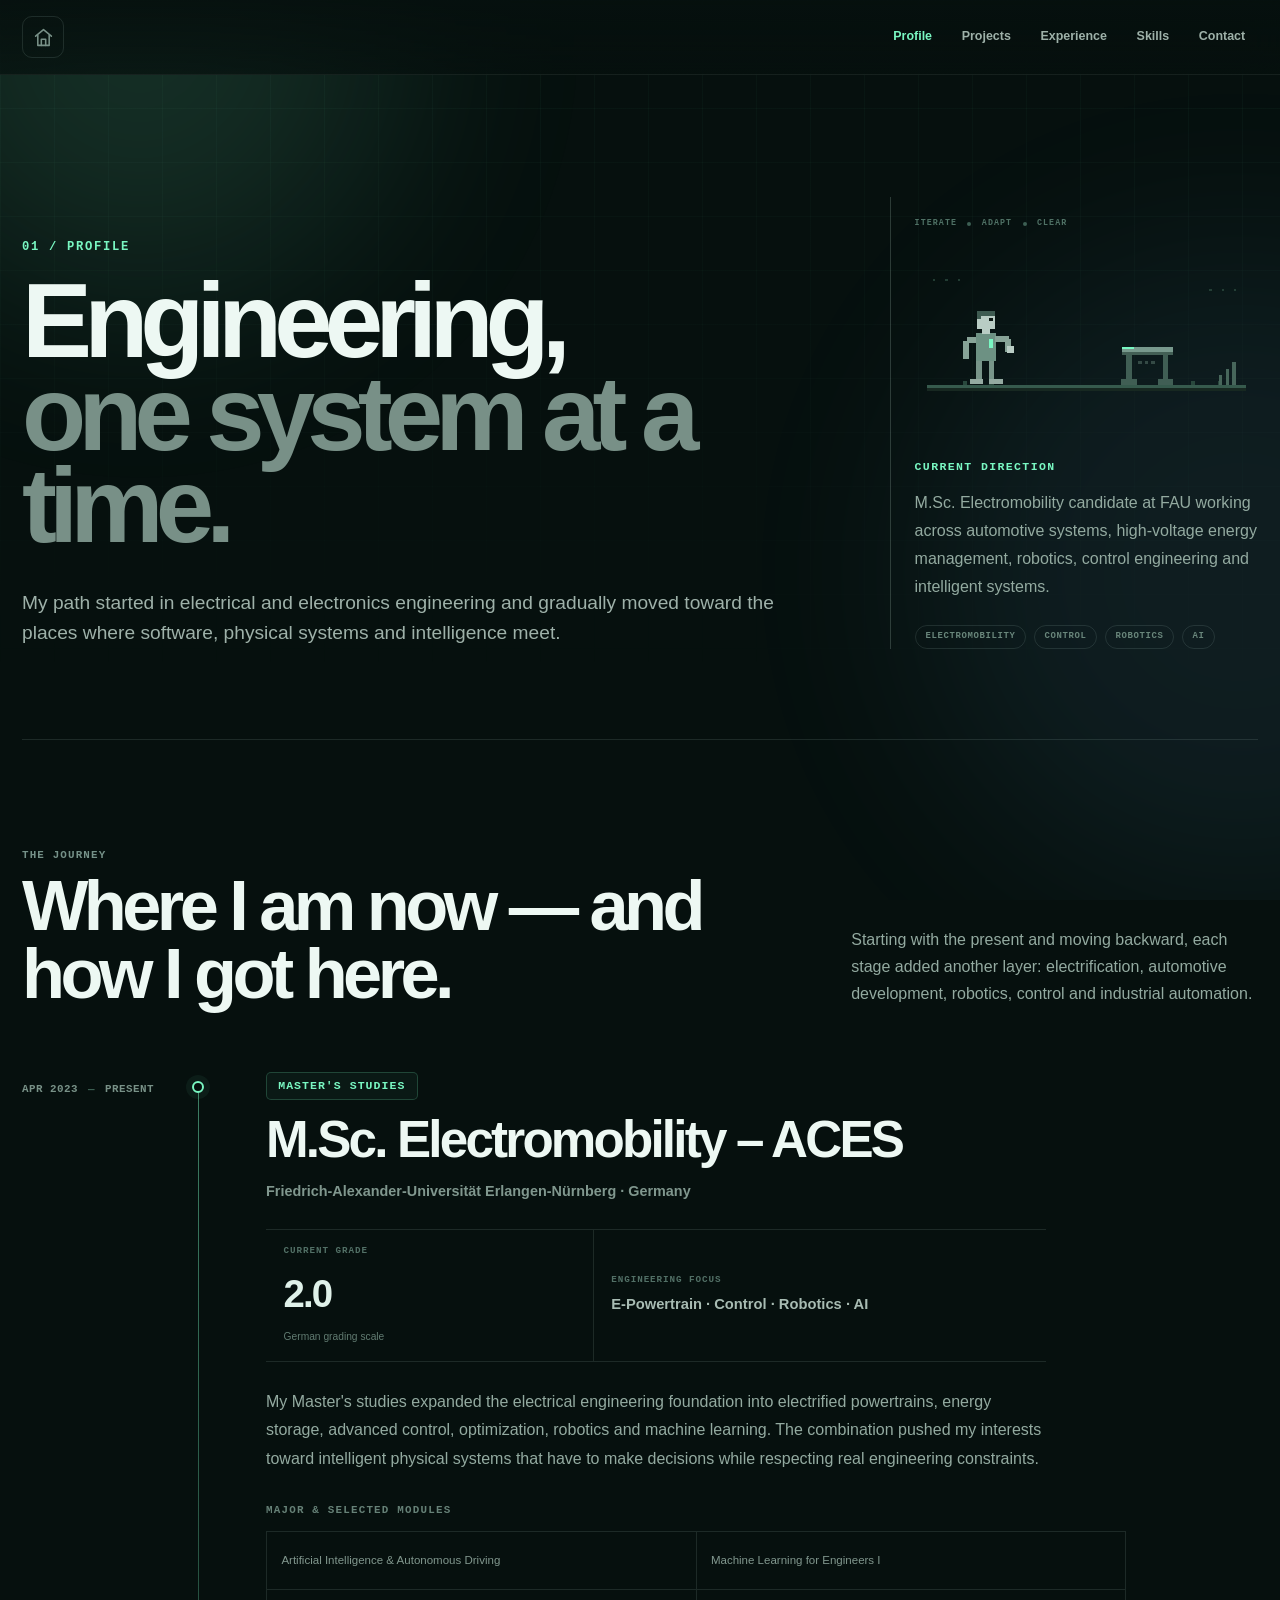
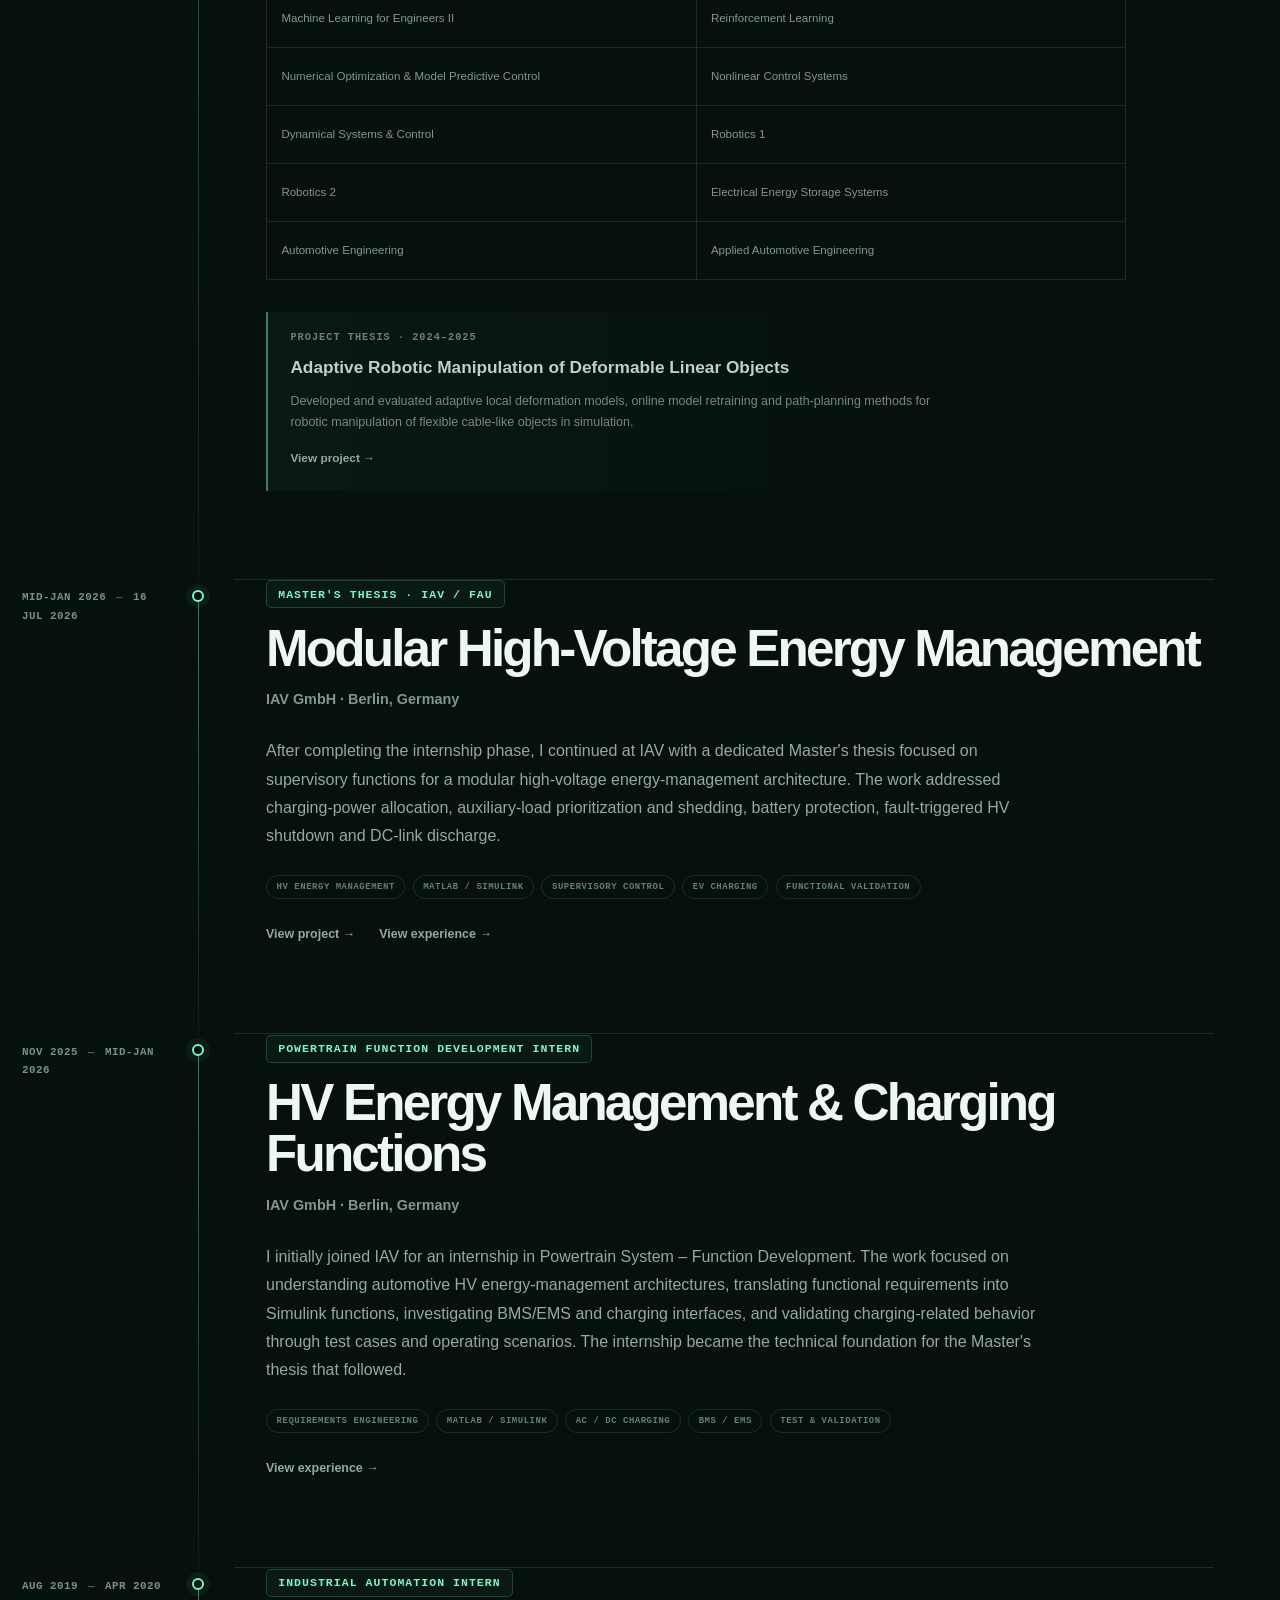
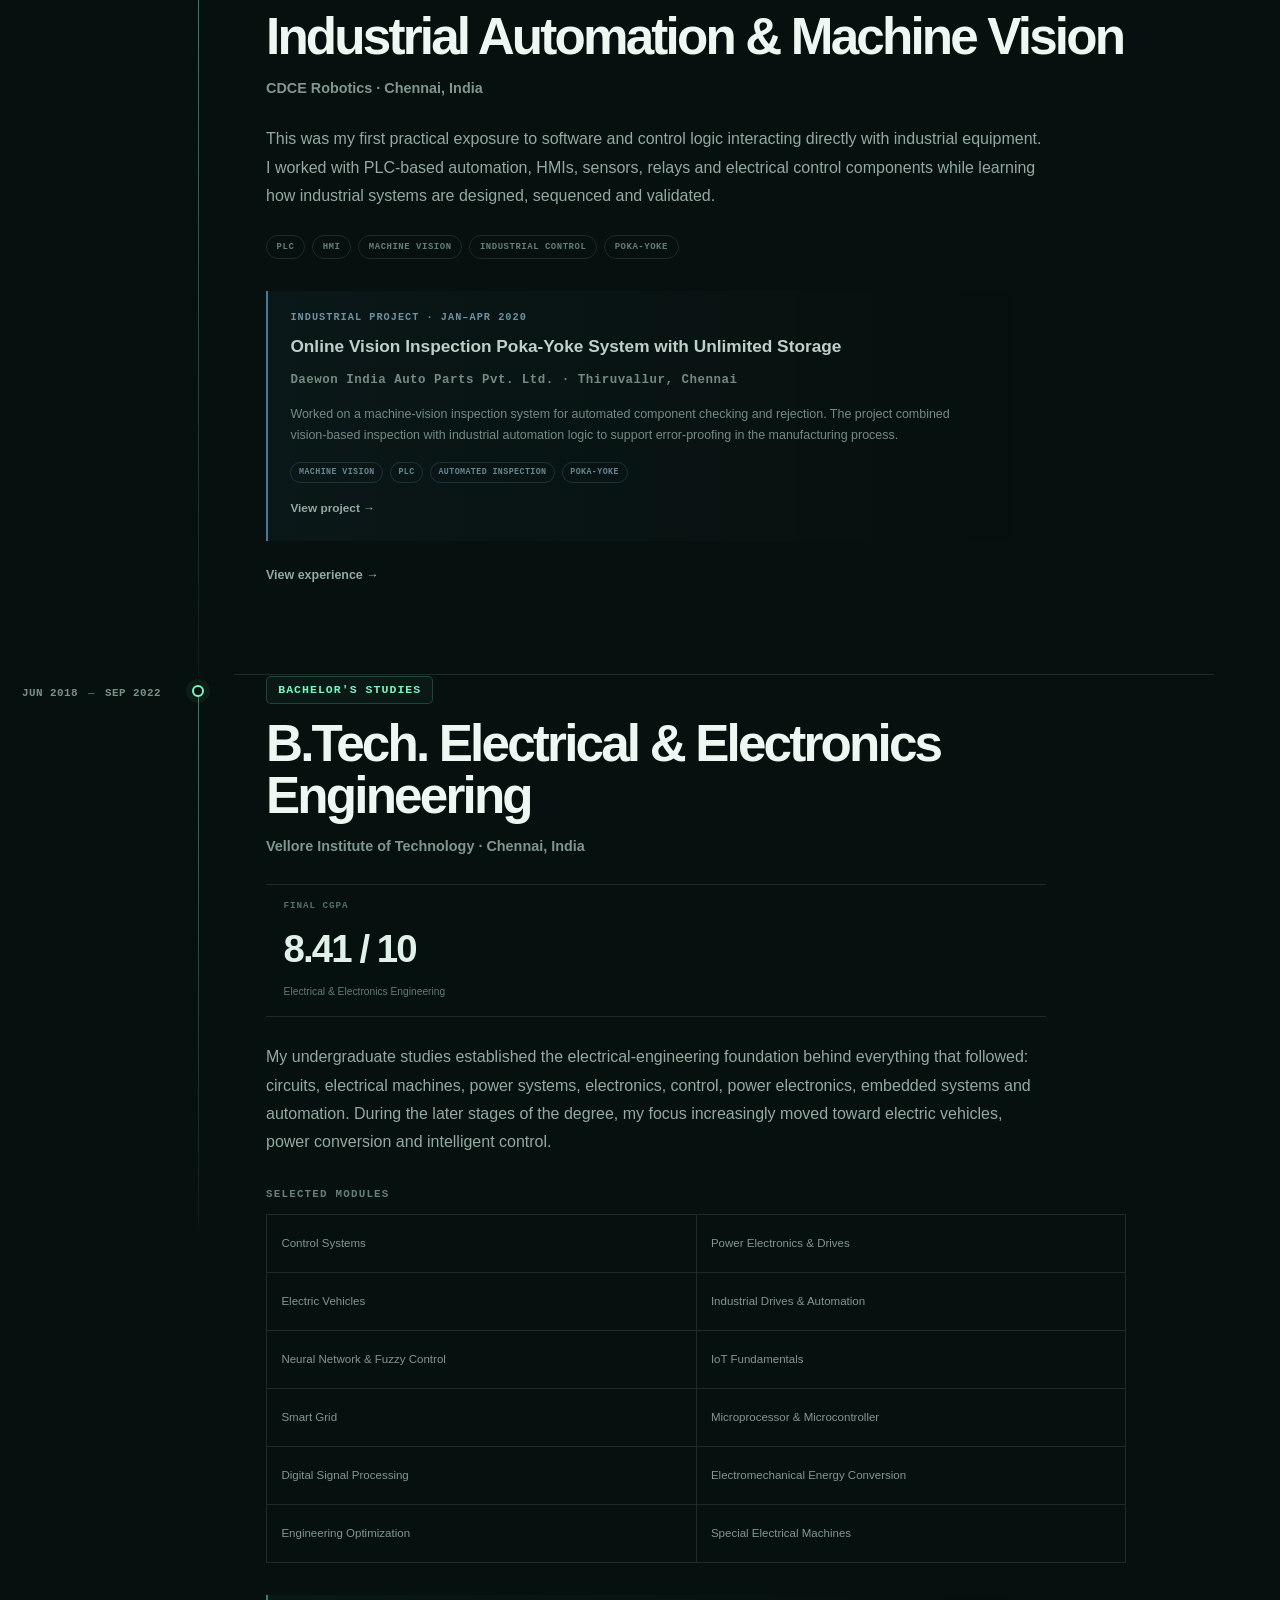
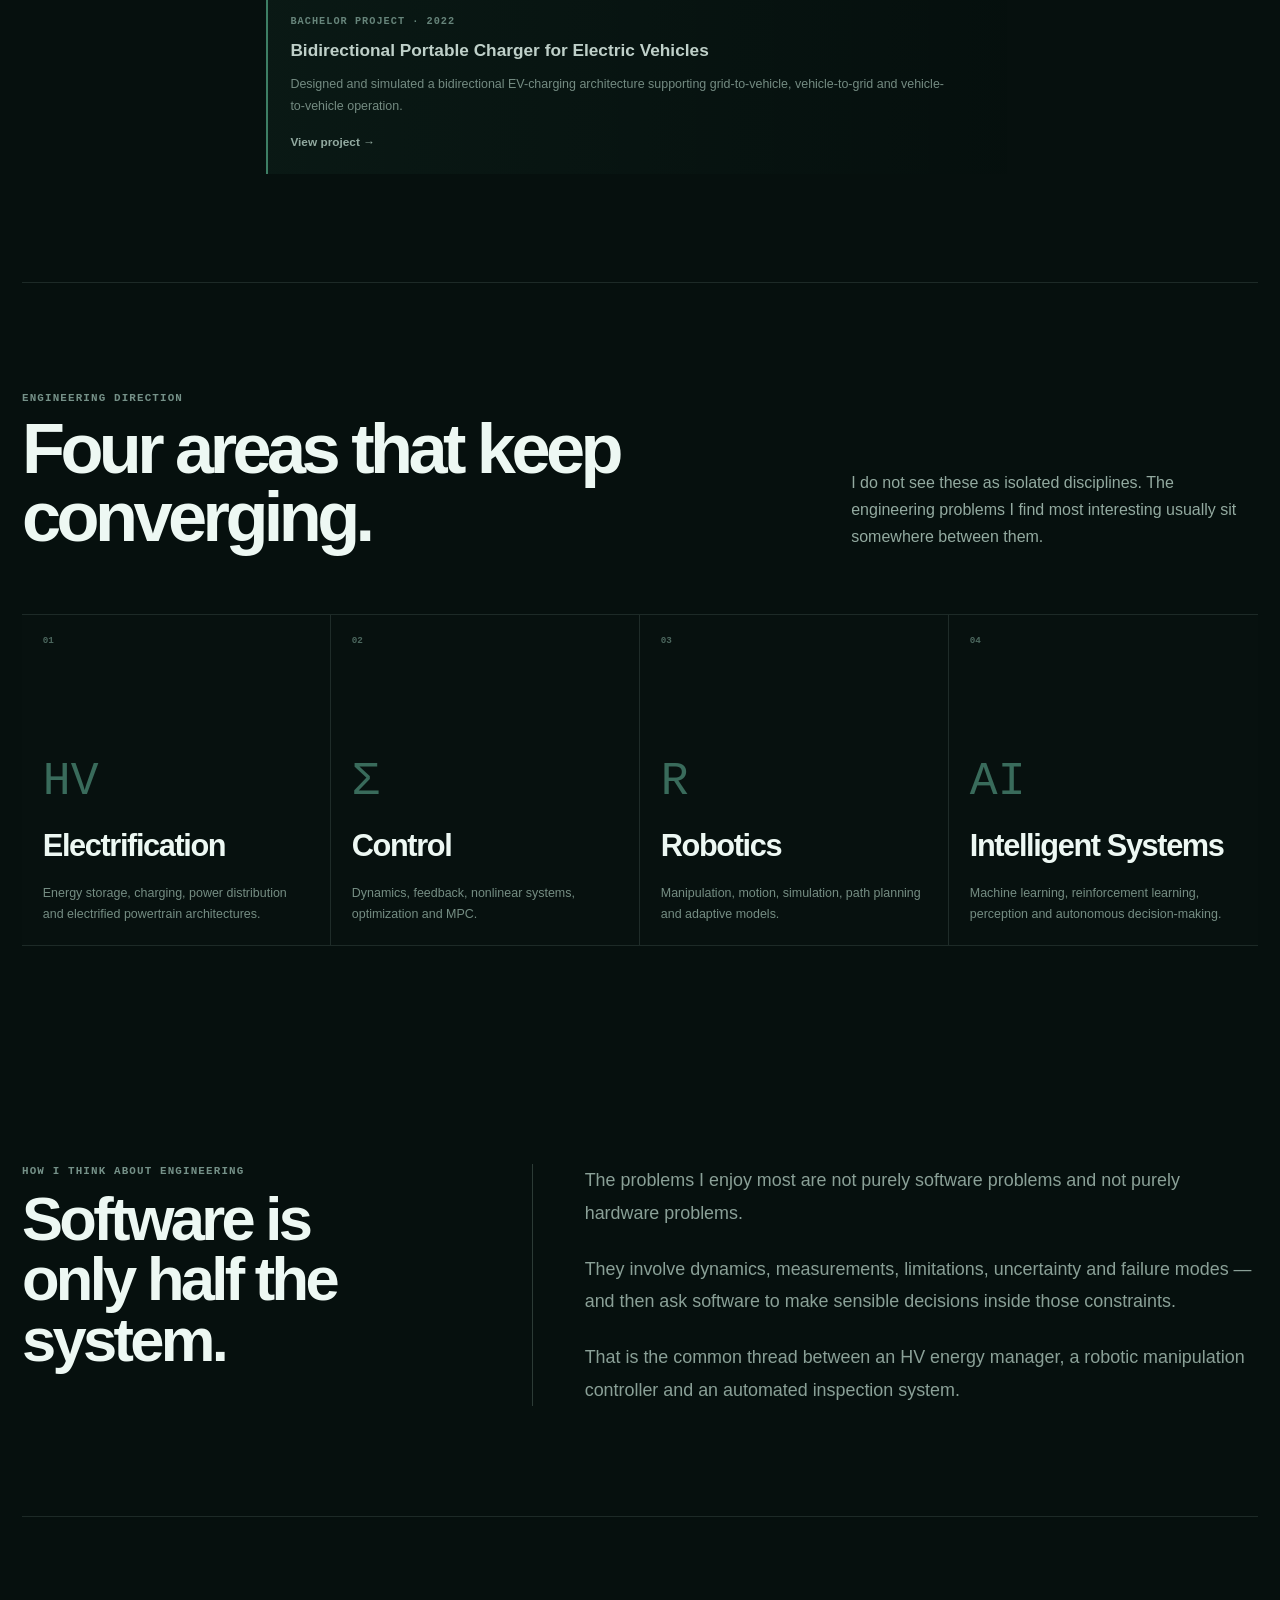
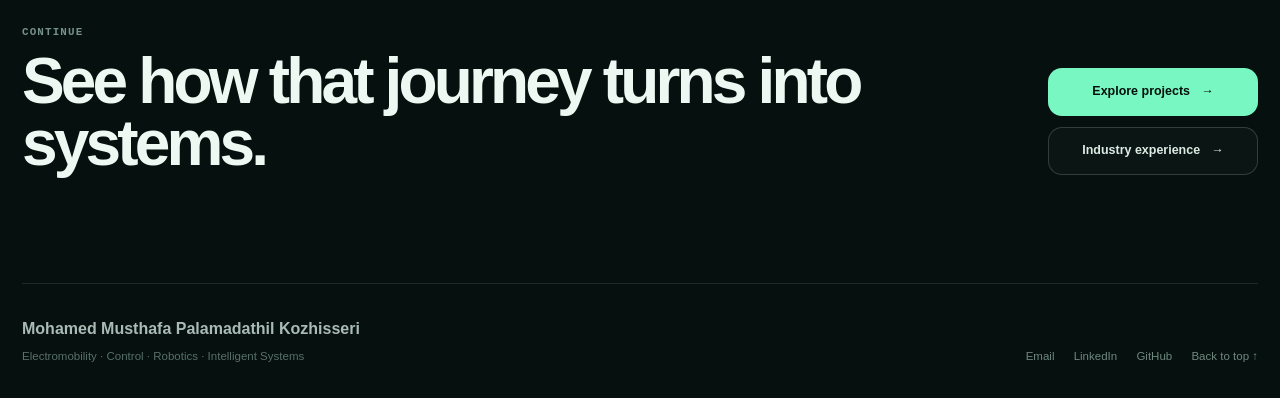
<file: profile.html>
<!doctype html>
<html lang="en">

<head>

  <meta charset="utf-8" />

  <meta
    name="viewport"
    content="width=device-width, initial-scale=1"
  />

  <meta
    name="theme-color"
    content="#07110f"
  />

  <meta
    name="description"
    content="Profile and engineering journey of Mohamed Musthafa Palamadathil Kozhisseri."
  />

  <meta
    name="color-scheme"
    content="dark"
  />

  <title>
    Profile · Mohamed Musthafa
  </title>


  <link
    rel="icon"
    href="assets/images/favicon.svg"
    type="image/svg+xml"
  />


  <link
    rel="stylesheet"
    href="assets/css/base.css"
  />

  <link
    rel="stylesheet"
    href="assets/css/profile.css"
  />

  <link
    rel="stylesheet"
    href="assets/css/pixel-runner.css"
  />

  <link
    rel="stylesheet"
    href="assets/css/responsive.css"
  />


  <script
    src="assets/js/main.js"
    defer
  ></script>

</head>


<body>


  <a
    class="skip-link"
    href="#main"
  >
    Skip to main content
  </a>



  <!-- =====================================================
       BACKGROUND
       ===================================================== -->

  <div
    class="background"
    aria-hidden="true"
  >

    <div class="background__mesh"></div>

    <div
      class="background__glow background__glow--one"
    ></div>

    <div
      class="background__glow background__glow--two"
    ></div>

  </div>



  <!-- =====================================================
       HEADER
       ===================================================== -->

  <header
    class="site-header"
    id="top"
  >

    <nav
      class="nav shell"
      aria-label="Primary navigation"
    >


      <a
        class="brand brand--home"
        href="index.html"
        aria-label="Home"
      >
        <svg
          class="brand__home-icon"
          viewBox="0 0 24 24"
          aria-hidden="true"
        >
          <path
            d="M3 10.5L12 3L21 10.5"
            fill="none"
            stroke="currentColor"
            stroke-width="1.8"
            stroke-linecap="round"
            stroke-linejoin="round"
          />

          <path
            d="M5.5 9.5V21H18.5V9.5"
            fill="none"
            stroke="currentColor"
            stroke-width="1.8"
            stroke-linecap="round"
            stroke-linejoin="round"
          />

          <path
            d="M9.5 21V14H14.5V21"
            fill="none"
            stroke="currentColor"
            stroke-width="1.8"
            stroke-linecap="round"
            stroke-linejoin="round"
          />
        </svg>
      </a>



      <button
        class="nav-toggle"
        type="button"
        aria-expanded="false"
        aria-controls="site-menu"
        aria-label="Open navigation menu"
      >

        <span></span>
        <span></span>

      </button>



      <div
        class="nav-menu"
        id="site-menu"
      >

        <a
          href="profile.html"
          aria-current="page"
        >
          Profile
        </a>

        <a href="projects.html">
          Projects
        </a>

        <a href="experience.html">
          Experience
        </a>

        <a href="skills.html">
          Skills
        </a>

        <a href="contact.html">
          Contact
        </a>

      </div>


    </nav>

  </header>



  <!-- =====================================================
       MAIN
       ===================================================== -->

  <main id="main">



    <!-- ===================================================
         PROFILE HERO
         =================================================== -->

    <section
      class="profile-hero shell"
      aria-labelledby="profile-title"
    >


      <!-- =================================================
           LEFT
           ================================================= -->

      <div class="profile-hero__main reveal">


        <p class="profile-kicker">
          01 / PROFILE
        </p>


        <h1 id="profile-title">

          Engineering,

          <span>
            one system at a time.
          </span>

        </h1>


        <p class="profile-hero__lead">

          My path started in electrical and electronics
          engineering and gradually moved toward the places
          where software, physical systems and intelligence
          meet.

        </p>


      </div>



      <!-- =================================================
           RIGHT
           ================================================= -->

      <div class="profile-hero__aside reveal">



        <!-- ===============================================
             PIXEL RUNNER
             Same visual language as Projects page
             =============================================== -->

        <div
          class="profile-pixel-banner"
          aria-hidden="true"
        >


          <!-- STATUS -->

          <div class="profile-pixel-banner__status">

            <span>
              ITERATE
            </span>

            <i></i>

            <span>
              ADAPT
            </span>

            <i></i>

            <span>
              CLEAR
            </span>

          </div>



          <!-- ANIMATION WINDOW -->

          <div class="profile-pixel-stage">


            <svg
              class="profile-pixel-scene"
              viewBox="0 0 420 185"
              xmlns="http://www.w3.org/2000/svg"
              shape-rendering="crispEdges"
            >



              <!-- =========================================
                   AMBIENT PIXELS
                   ========================================= -->

              <g class="runner-grid-detail">

                <rect
                  x="22"
                  y="28"
                  width="3"
                  height="3"
                />

                <rect
                  x="37"
                  y="28"
                  width="3"
                  height="3"
                />

                <rect
                  x="52"
                  y="28"
                  width="3"
                  height="3"
                />


                <rect
                  x="360"
                  y="40"
                  width="3"
                  height="3"
                />

                <rect
                  x="375"
                  y="40"
                  width="3"
                  height="3"
                />

                <rect
                  x="390"
                  y="40"
                  width="3"
                  height="3"
                />

              </g>



              <!-- =========================================
                   GROUND
                   ========================================= -->

              <rect
                class="runner-ground"
                x="15"
                y="158"
                width="390"
                height="3"
              />


              <rect
                class="runner-ground-shadow"
                x="15"
                y="162"
                width="390"
                height="3"
              />



              <!-- GROUND MARKERS -->

              <rect
                class="runner-floor-pixel"
                x="59"
                y="153"
                width="5"
                height="5"
              />


              <rect
                class="runner-floor-pixel"
                x="91"
                y="153"
                width="5"
                height="5"
              />


              <rect
                class="runner-floor-pixel"
                x="337"
                y="153"
                width="5"
                height="5"
              />


              <rect
                class="runner-floor-pixel"
                x="371"
                y="153"
                width="5"
                height="5"
              />



              <!-- =========================================
                   HURDLE
                   ========================================= -->

              <g class="runner-hurdle">


                <!-- top bar -->

                <rect
                  class="runner-hurdle__bright"
                  x="253"
                  y="111"
                  width="62"
                  height="6"
                />


                <!-- shadow under bar -->

                <rect
                  class="runner-hurdle__dark"
                  x="253"
                  y="117"
                  width="62"
                  height="4"
                />


                <!-- left leg -->

                <rect
                  class="runner-hurdle__body"
                  x="258"
                  y="121"
                  width="7"
                  height="35"
                />


                <!-- right leg -->

                <rect
                  class="runner-hurdle__body"
                  x="303"
                  y="121"
                  width="7"
                  height="35"
                />


                <!-- feet -->

                <rect
                  class="runner-hurdle__body"
                  x="252"
                  y="151"
                  width="19"
                  height="7"
                />


                <rect
                  class="runner-hurdle__body"
                  x="297"
                  y="151"
                  width="19"
                  height="7"
                />


                <!-- accent -->

                <rect
                  class="runner-hurdle__accent"
                  x="253"
                  y="111"
                  width="15"
                  height="3"
                />


              </g>



              <!-- =========================================
                   HURDLE LABEL
                   ========================================= -->

              <g class="runner-obstacle-label">

                <rect
                  x="273"
                  y="128"
                  width="4"
                  height="4"
                />

                <rect
                  x="281"
                  y="128"
                  width="4"
                  height="4"
                />

                <rect
                  x="289"
                  y="128"
                  width="4"
                  height="4"
                />

              </g>



              <!-- =========================================
                   RUNNER
                   ========================================= -->

              <g class="pixel-runner-worker">



                <!-- =======================================
                     BACK LEG
                     ======================================= -->

                <g class="runner-leg runner-leg--back">

                  <rect
                    class="runner-worker-leg"
                    x="75"
                    y="126"
                    width="7"
                    height="27"
                  />

                  <rect
                    class="runner-worker-foot"
                    x="67"
                    y="150"
                    width="16"
                    height="7"
                  />

                </g>



                <!-- =======================================
                     FRONT LEG
                     ======================================= -->

                <g class="runner-leg runner-leg--front">

                  <rect
                    class="runner-worker-leg"
                    x="90"
                    y="126"
                    width="7"
                    height="27"
                  />

                  <rect
                    class="runner-worker-foot"
                    x="90"
                    y="150"
                    width="18"
                    height="7"
                  />

                </g>



                <!-- =======================================
                     BODY
                     ======================================= -->

                <rect
                  class="runner-worker-body"
                  x="74"
                  y="94"
                  width="25"
                  height="34"
                />


                <!-- chest accent -->

                <rect
                  class="runner-worker-accent"
                  x="91"
                  y="101"
                  width="4"
                  height="11"
                />



                <!-- =======================================
                     NECK + HEAD
                     ======================================= -->

                <rect
                  class="runner-worker-skin"
                  x="82"
                  y="87"
                  width="10"
                  height="8"
                />


                <rect
                  class="runner-worker-skin"
                  x="76"
                  y="67"
                  width="22"
                  height="22"
                />


                <!-- hair -->

                <rect
                  class="runner-worker-dark"
                  x="76"
                  y="67"
                  width="22"
                  height="6"
                />


                <rect
                  class="runner-worker-dark"
                  x="76"
                  y="72"
                  width="5"
                  height="5"
                />


                <!-- eye -->

                <rect
                  class="runner-worker-eye"
                  x="91"
                  y="76"
                  width="4"
                  height="4"
                />



                <!-- =======================================
                     BACK ARM
                     ======================================= -->

                <g class="runner-arm runner-arm--back">

                  <rect
                    class="runner-worker-arm"
                    x="64"
                    y="99"
                    width="11"
                    height="7"
                  />


                  <rect
                    class="runner-worker-arm"
                    x="59"
                    y="104"
                    width="7"
                    height="22"
                  />

                </g>



                <!-- =======================================
                     FRONT ARM
                     ======================================= -->

                <g class="runner-arm runner-arm--front">

                  <rect
                    class="runner-worker-arm"
                    x="98"
                    y="98"
                    width="17"
                    height="7"
                  />


                  <rect
                    class="runner-worker-arm"
                    x="110"
                    y="102"
                    width="8"
                    height="15"
                  />


                  <rect
                    class="runner-worker-skin"
                    x="112"
                    y="110"
                    width="9"
                    height="9"
                  />

                </g>


              </g>



              <!-- =========================================
                   LANDING / FINISH MARKER
                   ========================================= -->

              <g class="runner-finish">


                <rect
                  x="372"
                  y="145"
                  width="4"
                  height="13"
                />


                <rect
                  x="380"
                  y="138"
                  width="4"
                  height="20"
                />


                <rect
                  class="runner-finish__accent"
                  x="388"
                  y="130"
                  width="4"
                  height="28"
                />


              </g>



              <!-- =========================================
                   MOTION PIXELS
                   ========================================= -->

              <g class="runner-motion">


                <rect
                  class="runner-motion__one"
                  x="39"
                  y="111"
                  width="9"
                  height="3"
                />


                <rect
                  class="runner-motion__two"
                  x="30"
                  y="122"
                  width="14"
                  height="3"
                />


                <rect
                  class="runner-motion__three"
                  x="47"
                  y="133"
                  width="7"
                  height="3"
                />


              </g>


            </svg>


          </div>


        </div>



        <!-- ===============================================
             CURRENT DIRECTION
             =============================================== -->

        <p class="profile-hero__aside-label">
          CURRENT DIRECTION
        </p>


        <p>

          M.Sc. Electromobility candidate at FAU working
          across automotive systems, high-voltage energy
          management, robotics, control engineering and
          intelligent systems.

        </p>


        <div class="profile-tags">

          <span>
            ELECTROMOBILITY
          </span>

          <span>
            CONTROL
          </span>

          <span>
            ROBOTICS
          </span>

          <span>
            AI
          </span>

        </div>


      </div>


    </section>



    <!-- ===================================================
         JOURNEY
         =================================================== -->

    <section
      class="journey section shell"
      aria-labelledby="journey-title"
    >


      <div class="profile-section-heading reveal">


        <div>

          <p class="eyebrow">
            THE JOURNEY
          </p>

          <h2 id="journey-title">
            Where I am now — and how I got here.
          </h2>

        </div>


        <p>

          Starting with the present and moving backward,
          each stage added another layer:
          electrification, automotive development,
          robotics, control and industrial automation.

        </p>


      </div>



      <div class="journey-list">



        <!-- =================================================
             FAU
             ================================================= -->

        <article class="journey-item reveal">


          <div class="journey-item__date">

            APR 2023

            <span>
              —
            </span>

            PRESENT

          </div>



          <div class="journey-item__marker">
            <span></span>
          </div>



          <div class="journey-item__content">


            <p class="journey-item__type">
              MASTER'S STUDIES
            </p>


            <h3>
              M.Sc. Electromobility – ACES
            </h3>


            <p class="journey-item__institution">

              Friedrich-Alexander-Universität
              Erlangen-Nürnberg · Germany

            </p>



            <div class="academic-meta">


              <div class="academic-grade">

                <span class="academic-grade__label">
                  CURRENT GRADE
                </span>

                <strong>
                  2.0
                </strong>

                <span class="academic-grade__note">
                  German grading scale
                </span>

              </div>



              <div class="academic-focus">

                <span>
                  ENGINEERING FOCUS
                </span>

                <strong>
                  E-Powertrain · Control ·
                  Robotics · AI
                </strong>

              </div>


            </div>



            <p class="journey-item__description">

              My Master's studies expanded the electrical
              engineering foundation into electrified
              powertrains, energy storage, advanced control,
              optimization, robotics and machine learning.

              The combination pushed my interests toward
              intelligent physical systems that have to
              make decisions while respecting real
              engineering constraints.

            </p>



            <div class="modules">


              <p class="modules__title">
                MAJOR &amp; SELECTED MODULES
              </p>


              <div class="modules__grid">

                <span>
                  Artificial Intelligence &amp;
                  Autonomous Driving
                </span>

                <span>
                  Machine Learning for Engineers I
                </span>

                <span>
                  Machine Learning for Engineers II
                </span>

                <span>
                  Reinforcement Learning
                </span>

                <span>
                  Numerical Optimization &amp;
                  Model Predictive Control
                </span>

                <span>
                  Nonlinear Control Systems
                </span>

                <span>
                  Dynamical Systems &amp; Control
                </span>

                <span>
                  Robotics 1
                </span>

                <span>
                  Robotics 2
                </span>

                <span>
                  Electrical Energy Storage Systems
                </span>

                <span>
                  Automotive Engineering
                </span>

                <span>
                  Applied Automotive Engineering
                </span>

              </div>


            </div>



            <div class="journey-highlight">


              <span class="journey-highlight__label">
                PROJECT THESIS · 2024–2025
              </span>


              <strong>
                Adaptive Robotic Manipulation of
                Deformable Linear Objects
              </strong>


              <p>

                Developed and evaluated adaptive local
                deformation models, online model retraining
                and path-planning methods for robotic
                manipulation of flexible cable-like
                objects in simulation.

              </p>


              <a href="projects.html#dlo-robotics">

                View project

                <span aria-hidden="true">
                  →
                </span>

              </a>


            </div>


          </div>


        </article>



        <!-- =================================================
             IAV MASTER'S THESIS
             ================================================= -->

        <article class="journey-item reveal">


          <div class="journey-item__date">

            MID-JAN 2026

            <span>
              —
            </span>

            16 JUL 2026

          </div>



          <div class="journey-item__marker">
            <span></span>
          </div>



          <div class="journey-item__content">


            <p class="journey-item__type">
              MASTER'S THESIS · IAV / FAU
            </p>


            <h3>
              Modular High-Voltage Energy Management
            </h3>


            <p class="journey-item__institution">
              IAV GmbH · Berlin, Germany
            </p>


            <p class="journey-item__description">

              After completing the internship phase,
              I continued at IAV with a dedicated
              Master's thesis focused on supervisory
              functions for a modular high-voltage
              energy-management architecture.

              The work addressed charging-power
              allocation, auxiliary-load prioritization
              and shedding, battery protection,
              fault-triggered HV shutdown and
              DC-link discharge.

            </p>



            <div class="journey-item__tags">

              <span>
                HV ENERGY MANAGEMENT
              </span>

              <span>
                MATLAB / SIMULINK
              </span>

              <span>
                SUPERVISORY CONTROL
              </span>

              <span>
                EV CHARGING
              </span>

              <span>
                FUNCTIONAL VALIDATION
              </span>

            </div>



            <div class="journey-item__links">


              <a href="projects.html#hv-energy-management">

                View project

                <span aria-hidden="true">
                  →
                </span>

              </a>


              <a href="experience.html#iav-thesis">

                View experience

                <span aria-hidden="true">
                  →
                </span>

              </a>


            </div>


          </div>


        </article>



        <!-- =================================================
             IAV INTERNSHIP
             ================================================= -->

        <article class="journey-item reveal">


          <div class="journey-item__date">

            NOV 2025

            <span>
              —
            </span>

            MID-JAN 2026

          </div>



          <div class="journey-item__marker">
            <span></span>
          </div>



          <div class="journey-item__content">


            <p class="journey-item__type">
              POWERTRAIN FUNCTION DEVELOPMENT INTERN
            </p>


            <h3>
              HV Energy Management &amp; Charging Functions
            </h3>


            <p class="journey-item__institution">
              IAV GmbH · Berlin, Germany
            </p>


            <p class="journey-item__description">

              I initially joined IAV for an internship
              in Powertrain System – Function Development.

              The work focused on understanding automotive
              HV energy-management architectures,
              translating functional requirements into
              Simulink functions, investigating BMS/EMS
              and charging interfaces, and validating
              charging-related behavior through test cases
              and operating scenarios.

              The internship became the technical
              foundation for the Master's thesis that
              followed.

            </p>



            <div class="journey-item__tags">

              <span>
                REQUIREMENTS ENGINEERING
              </span>

              <span>
                MATLAB / SIMULINK
              </span>

              <span>
                AC / DC CHARGING
              </span>

              <span>
                BMS / EMS
              </span>

              <span>
                TEST &amp; VALIDATION
              </span>

            </div>



            <div class="journey-item__links">

              <a href="experience.html#iav-internship">

                View experience

                <span aria-hidden="true">
                  →
                </span>

              </a>

            </div>


          </div>


        </article>



        <!-- =================================================
             CDCE ROBOTICS
             ================================================= -->

        <article class="journey-item reveal">


          <div class="journey-item__date">

            AUG 2019

            <span>
              —
            </span>

            APR 2020

          </div>



          <div class="journey-item__marker">
            <span></span>
          </div>



          <div class="journey-item__content">


            <p class="journey-item__type">
              INDUSTRIAL AUTOMATION INTERN
            </p>


            <h3>
              Industrial Automation &amp; Machine Vision
            </h3>


            <p class="journey-item__institution">
              CDCE Robotics · Chennai, India
            </p>


            <p class="journey-item__description">

              This was my first practical exposure to
              software and control logic interacting
              directly with industrial equipment.

              I worked with PLC-based automation,
              HMIs, sensors, relays and electrical
              control components while learning how
              industrial systems are designed,
              sequenced and validated.

            </p>



            <div class="journey-item__tags">

              <span>
                PLC
              </span>

              <span>
                HMI
              </span>

              <span>
                MACHINE VISION
              </span>

              <span>
                INDUSTRIAL CONTROL
              </span>

              <span>
                POKA-YOKE
              </span>

            </div>



            <div class="journey-highlight journey-highlight--vision">


              <span class="journey-highlight__label">
                INDUSTRIAL PROJECT · JAN–APR 2020
              </span>


              <strong>
                Online Vision Inspection Poka-Yoke
                System with Unlimited Storage
              </strong>


              <p class="journey-highlight__client">

                Daewon India Auto Parts Pvt. Ltd. ·
                Thiruvallur, Chennai

              </p>


              <p>

                Worked on a machine-vision inspection
                system for automated component checking
                and rejection.

                The project combined vision-based
                inspection with industrial automation
                logic to support error-proofing in the
                manufacturing process.

              </p>


              <div class="journey-highlight__tech">

                <span>
                  MACHINE VISION
                </span>

                <span>
                  PLC
                </span>

                <span>
                  AUTOMATED INSPECTION
                </span>

                <span>
                  POKA-YOKE
                </span>

              </div>


              <a href="projects.html#vision-inspection">

                View project

                <span aria-hidden="true">
                  →
                </span>

              </a>


            </div>



            <div class="journey-item__links">

              <a href="experience.html#cdce">

                View experience

                <span aria-hidden="true">
                  →
                </span>

              </a>

            </div>


          </div>


        </article>



        <!-- =================================================
             VIT
             ================================================= -->

        <article class="journey-item reveal">


          <div class="journey-item__date">

            JUN 2018

            <span>
              —
            </span>

            SEP 2022

          </div>



          <div class="journey-item__marker">
            <span></span>
          </div>



          <div class="journey-item__content">


            <p class="journey-item__type">
              BACHELOR'S STUDIES
            </p>


            <h3>
              B.Tech. Electrical &amp; Electronics Engineering
            </h3>


            <p class="journey-item__institution">
              Vellore Institute of Technology · Chennai, India
            </p>



            <div class="academic-meta academic-meta--single">


              <div class="academic-grade">

                <span class="academic-grade__label">
                  FINAL CGPA
                </span>

                <strong>
                  8.41 / 10
                </strong>

                <span class="academic-grade__note">
                  Electrical &amp; Electronics Engineering
                </span>

              </div>


            </div>



            <p class="journey-item__description">

              My undergraduate studies established the
              electrical-engineering foundation behind
              everything that followed: circuits,
              electrical machines, power systems,
              electronics, control, power electronics,
              embedded systems and automation.

              During the later stages of the degree,
              my focus increasingly moved toward
              electric vehicles, power conversion
              and intelligent control.

            </p>



            <div class="modules">


              <p class="modules__title">
                SELECTED MODULES
              </p>


              <div class="modules__grid">

                <span>
                  Control Systems
                </span>

                <span>
                  Power Electronics &amp; Drives
                </span>

                <span>
                  Electric Vehicles
                </span>

                <span>
                  Industrial Drives &amp; Automation
                </span>

                <span>
                  Neural Network &amp; Fuzzy Control
                </span>

                <span>
                  IoT Fundamentals
                </span>

                <span>
                  Smart Grid
                </span>

                <span>
                  Microprocessor &amp; Microcontroller
                </span>

                <span>
                  Digital Signal Processing
                </span>

                <span>
                  Electromechanical Energy Conversion
                </span>

                <span>
                  Engineering Optimization
                </span>

                <span>
                  Special Electrical Machines
                </span>

              </div>


            </div>



            <div class="journey-highlight">


              <span class="journey-highlight__label">
                BACHELOR PROJECT · 2022
              </span>


              <strong>
                Bidirectional Portable Charger
                for Electric Vehicles
              </strong>


              <p>

                Designed and simulated a bidirectional
                EV-charging architecture supporting
                grid-to-vehicle, vehicle-to-grid and
                vehicle-to-vehicle operation.

              </p>


              <a href="projects.html#bidirectional-charger">

                View project

                <span aria-hidden="true">
                  →
                </span>

              </a>


            </div>


          </div>


        </article>


      </div>


    </section>



    <!-- ===================================================
         ENGINEERING DIRECTION
         =================================================== -->

    <section
      class="direction section shell"
      aria-labelledby="direction-title"
    >


      <div class="profile-section-heading reveal">


        <div>

          <p class="eyebrow">
            ENGINEERING DIRECTION
          </p>

          <h2 id="direction-title">
            Four areas that keep converging.
          </h2>

        </div>


        <p>

          I do not see these as isolated disciplines.
          The engineering problems I find most interesting
          usually sit somewhere between them.

        </p>


      </div>



      <div class="direction-grid">


        <article class="direction-card reveal">

          <span class="direction-card__number">
            01
          </span>

          <div>

            <p class="direction-card__symbol">
              HV
            </p>

            <h3>
              Electrification
            </h3>

            <p>
              Energy storage, charging,
              power distribution and electrified
              powertrain architectures.
            </p>

          </div>

        </article>



        <article class="direction-card reveal">

          <span class="direction-card__number">
            02
          </span>

          <div>

            <p class="direction-card__symbol">
              Σ
            </p>

            <h3>
              Control
            </h3>

            <p>
              Dynamics, feedback,
              nonlinear systems,
              optimization and MPC.
            </p>

          </div>

        </article>



        <article class="direction-card reveal">

          <span class="direction-card__number">
            03
          </span>

          <div>

            <p class="direction-card__symbol">
              R
            </p>

            <h3>
              Robotics
            </h3>

            <p>
              Manipulation, motion,
              simulation, path planning
              and adaptive models.
            </p>

          </div>

        </article>



        <article class="direction-card reveal">

          <span class="direction-card__number">
            04
          </span>

          <div>

            <p class="direction-card__symbol">
              AI
            </p>

            <h3>
              Intelligent Systems
            </h3>

            <p>
              Machine learning,
              reinforcement learning,
              perception and autonomous
              decision-making.
            </p>

          </div>

        </article>


      </div>


    </section>



    <!-- ===================================================
         ENGINEERING PHILOSOPHY
         =================================================== -->

    <section
      class="working-style shell reveal"
      aria-labelledby="working-title"
    >


      <div class="working-style__heading">

        <p class="eyebrow">
          HOW I THINK ABOUT ENGINEERING
        </p>


        <h2 id="working-title">
          Software is only half the system.
        </h2>

      </div>



      <div class="working-style__body">


        <p>

          The problems I enjoy most are not purely
          software problems and not purely hardware
          problems.

        </p>


        <p>

          They involve dynamics, measurements,
          limitations, uncertainty and failure modes —
          and then ask software to make sensible
          decisions inside those constraints.

        </p>


        <p>

          That is the common thread between an HV
          energy manager, a robotic manipulation
          controller and an automated inspection system.

        </p>


      </div>


    </section>



    <!-- ===================================================
         CONTINUE
         =================================================== -->

    <section
      class="profile-next section shell reveal"
      aria-labelledby="next-title"
    >


      <p class="eyebrow">
        CONTINUE
      </p>


      <div class="profile-next__content">


        <h2 id="next-title">
          See how that journey turns into systems.
        </h2>


        <div class="profile-next__actions">


          <a
            class="button button--primary"
            href="projects.html"
          >

            Explore projects

            <span aria-hidden="true">
              →
            </span>

          </a>


          <a
            class="button button--secondary"
            href="experience.html"
          >

            Industry experience

            <span aria-hidden="true">
              →
            </span>

          </a>


        </div>


      </div>


    </section>


  </main>



  <!-- =====================================================
       FOOTER
       ===================================================== -->

  <footer class="profile-footer shell">


    <div>

      <strong>
        Mohamed Musthafa Palamadathil Kozhisseri
      </strong>

      <span>
        Electromobility ·
        Control ·
        Robotics ·
        Intelligent Systems
      </span>

    </div>



    <div class="profile-footer__links">


      <a
        href="mailto:mhd.musthafa.de@gmail.com"
      >
        Email
      </a>


      <a
        href="https://linkedin.com/in/momusthafapk"
        target="_blank"
        rel="noopener noreferrer"
      >
        LinkedIn
      </a>


      <a
        href="https://github.com/million-9"
        target="_blank"
        rel="noopener noreferrer"
      >
        GitHub
      </a>


      <a href="#top">
        Back to top ↑
      </a>


    </div>


  </footer>


</body>

</html>
</file>
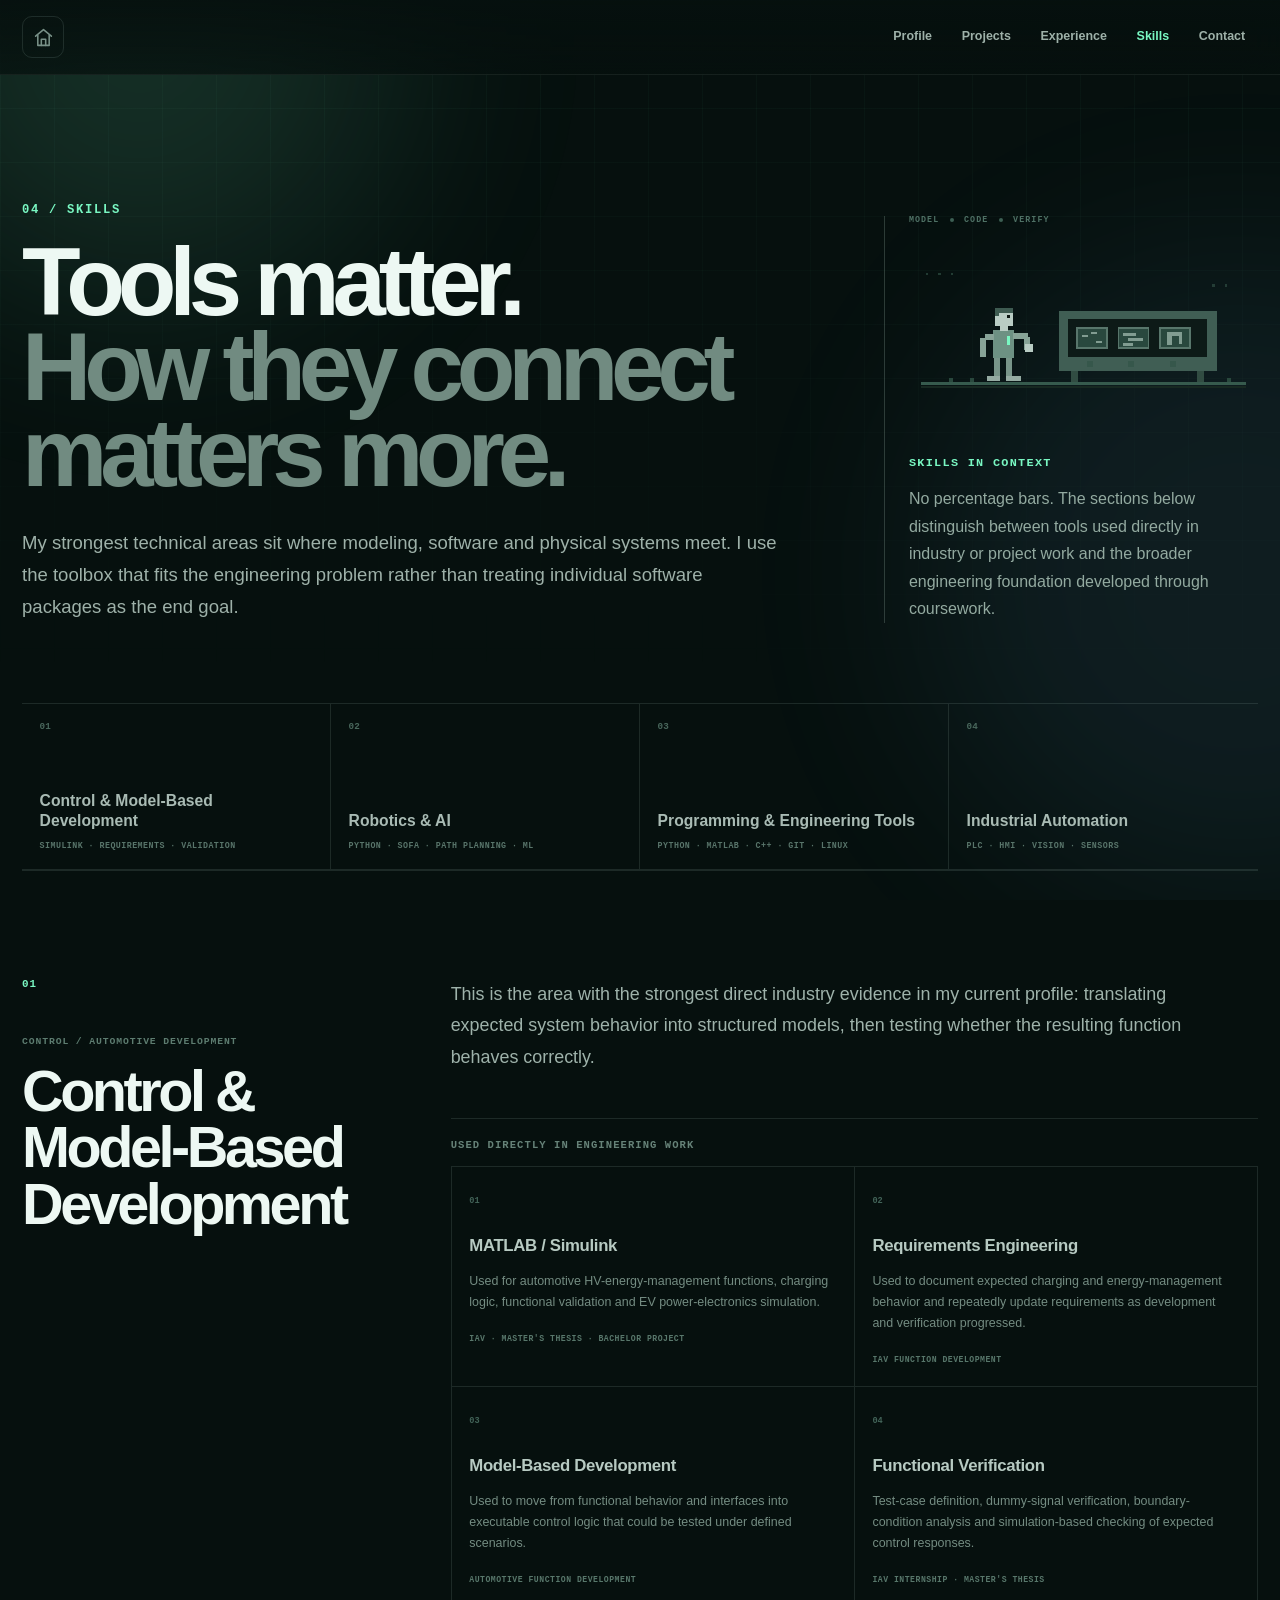
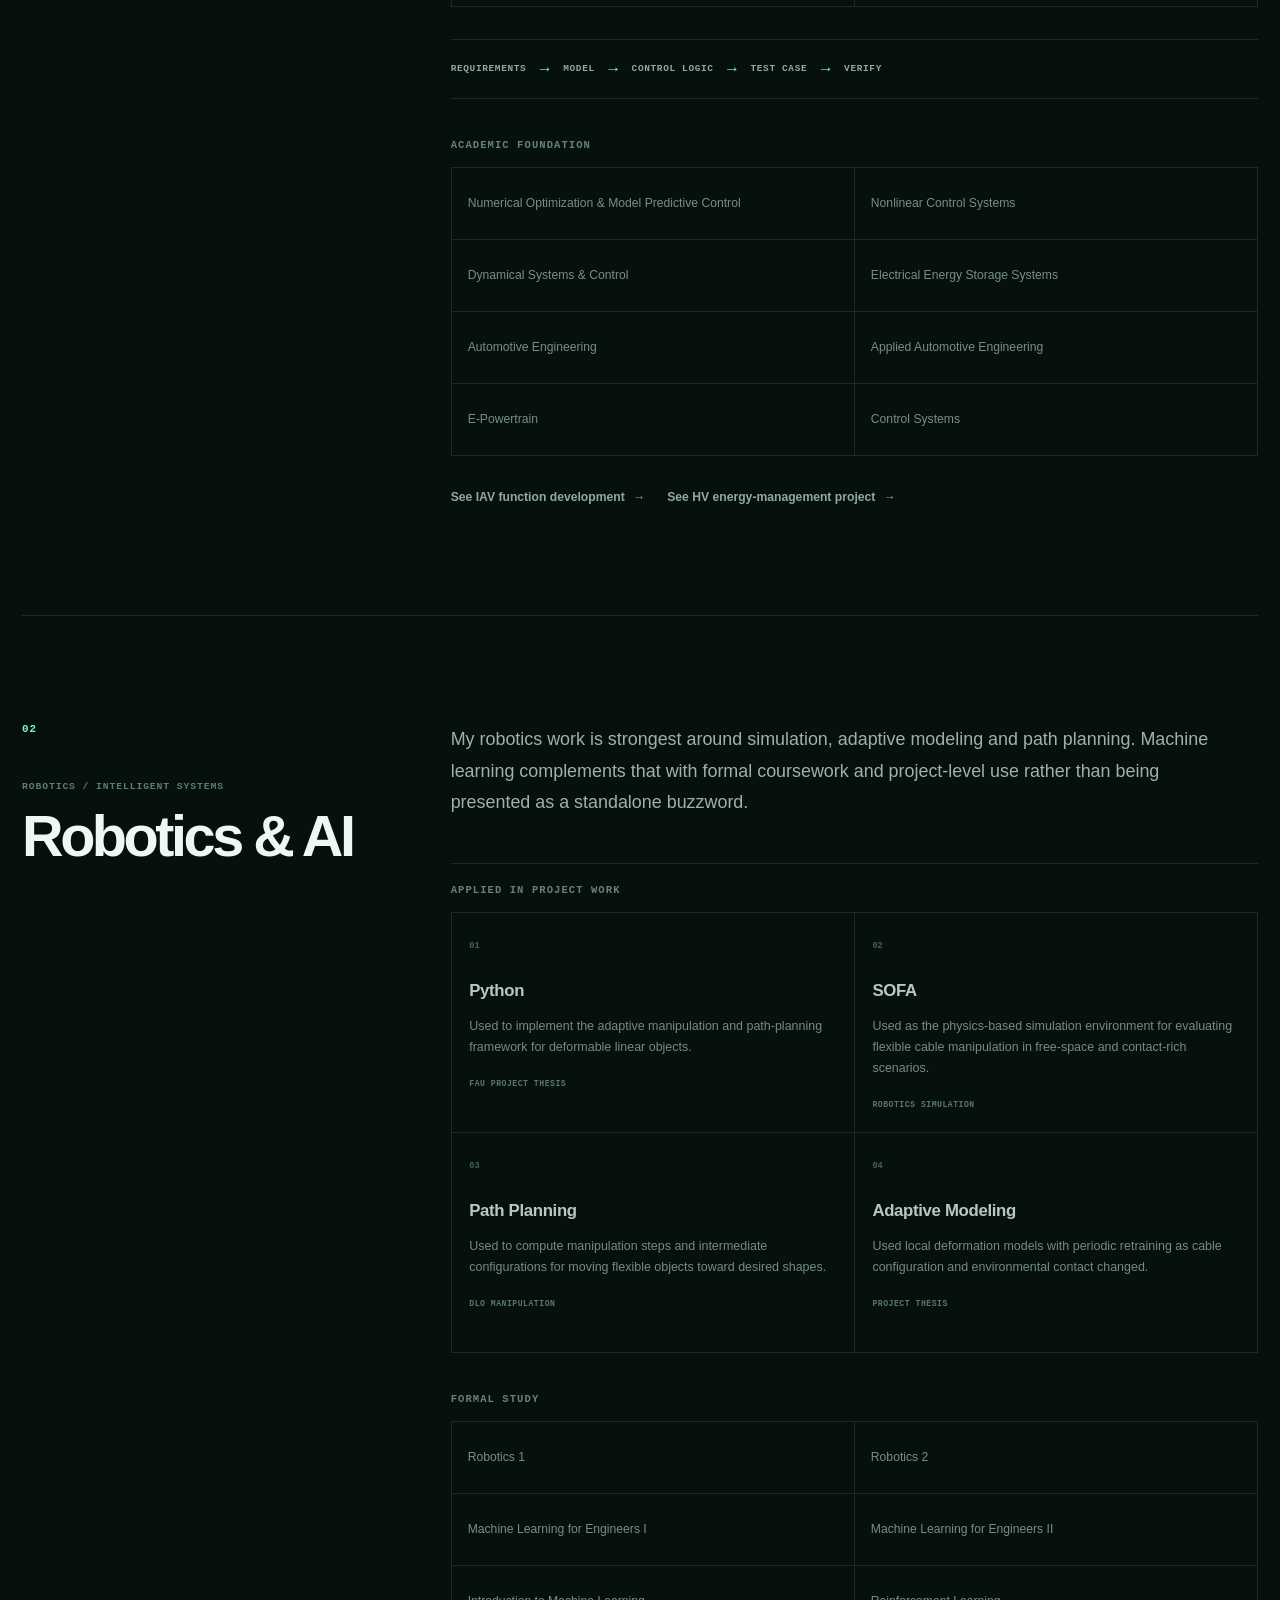
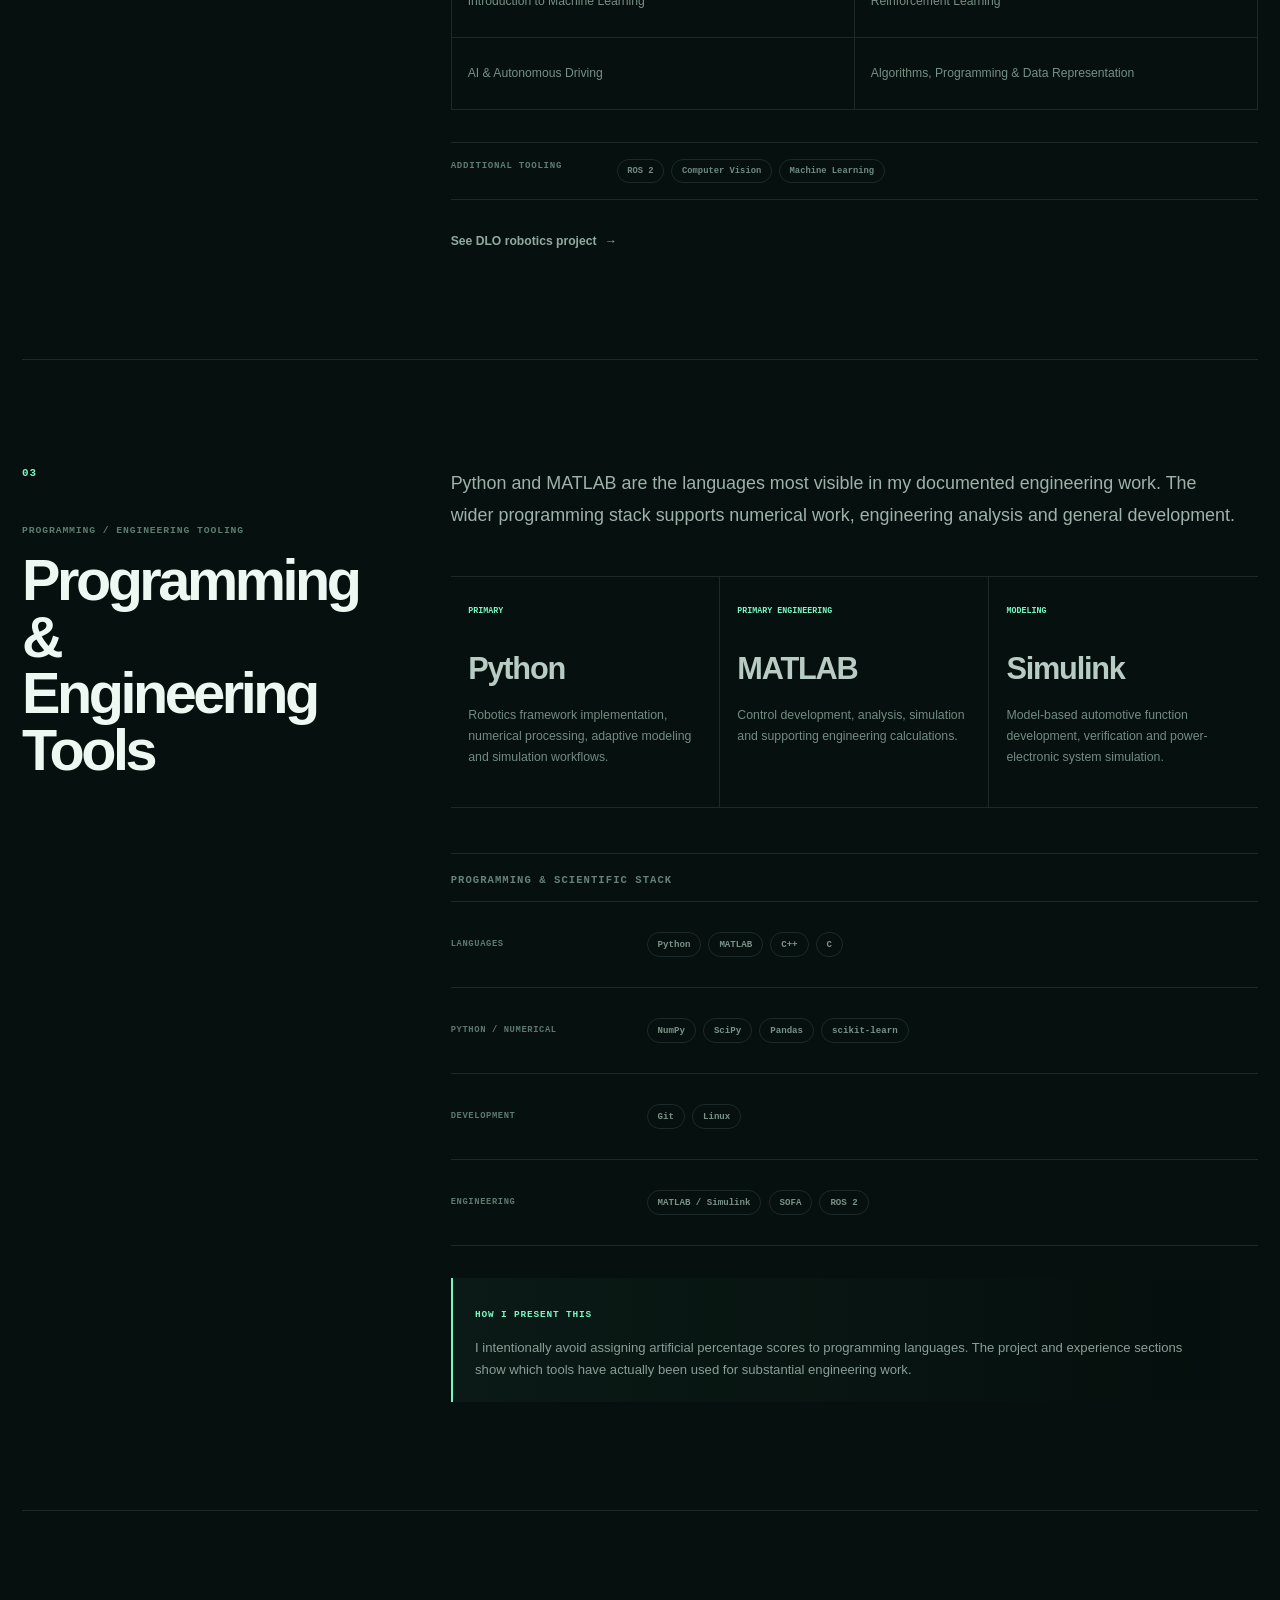
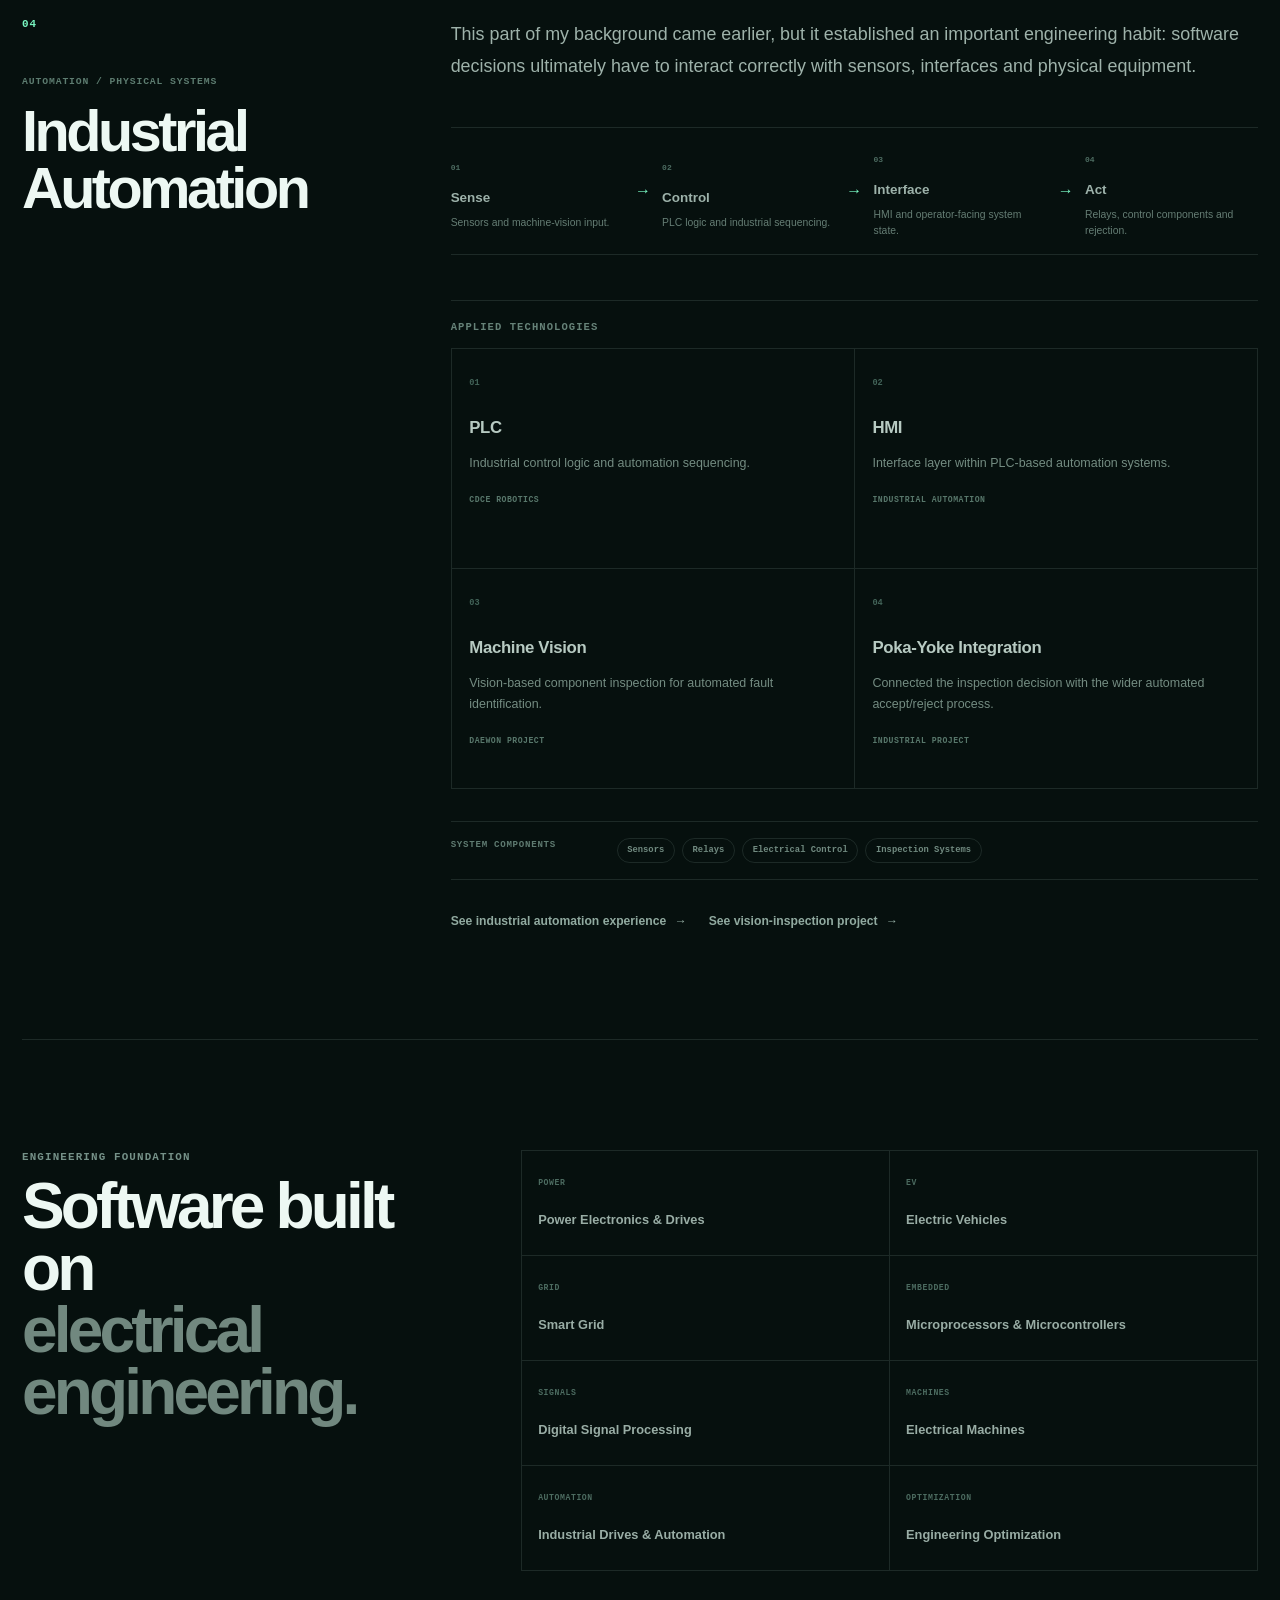
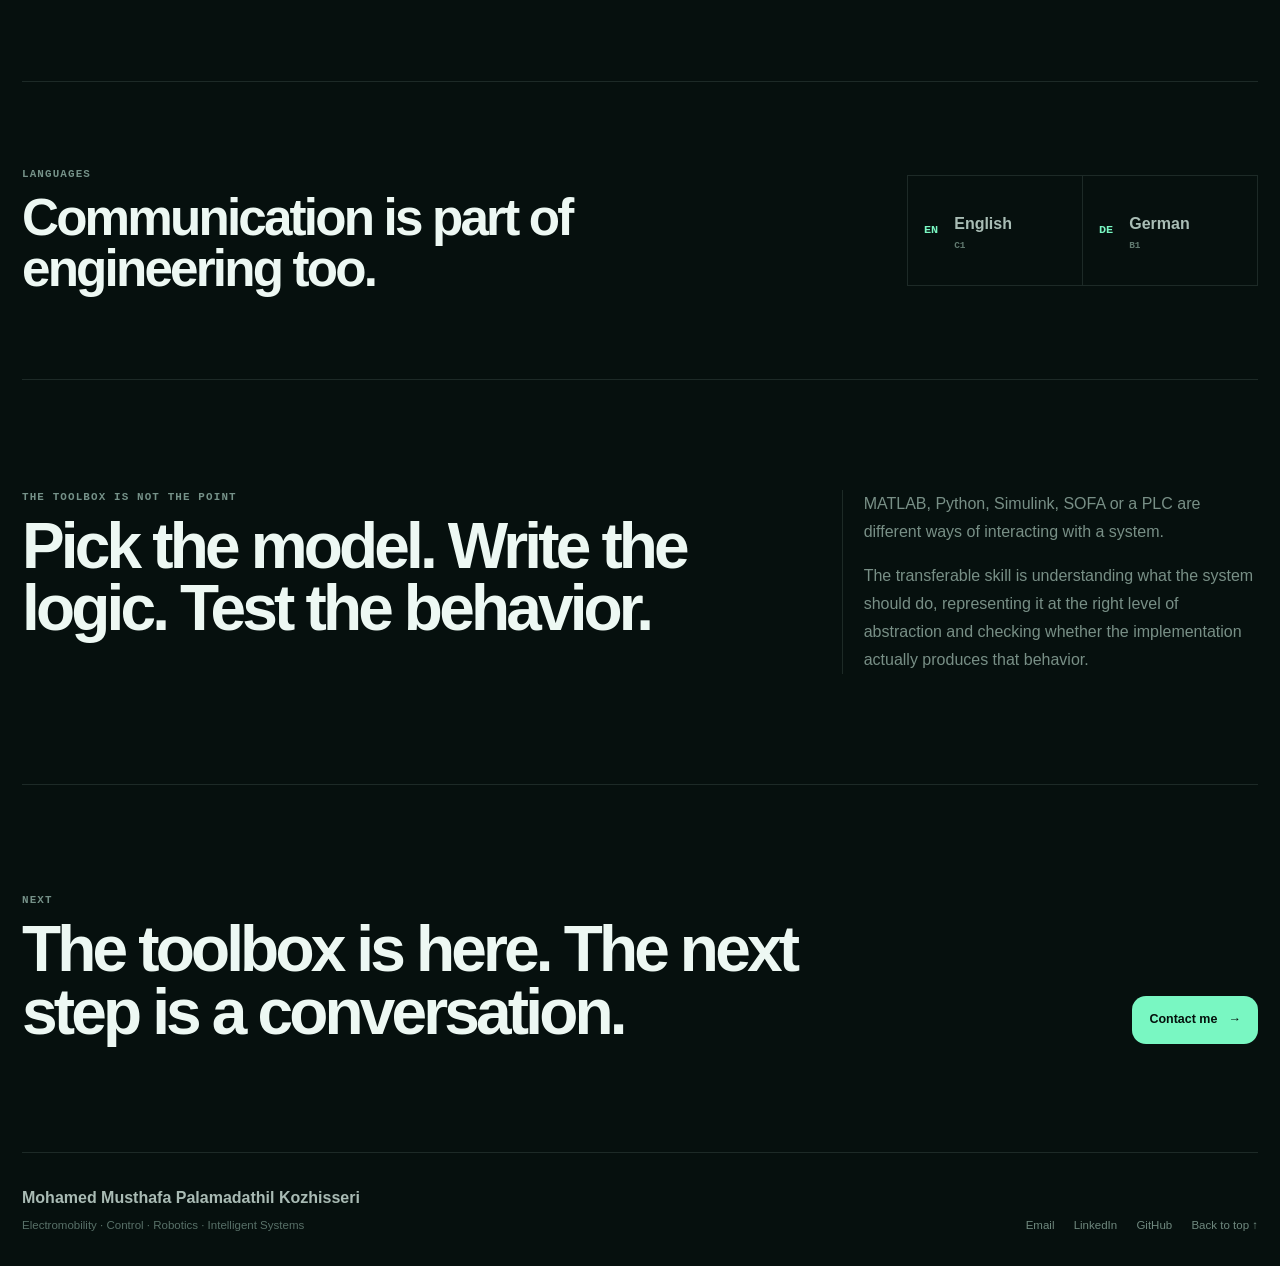
<file: skills.html>
<!doctype html>
<html lang="en">

<head>

  <meta charset="utf-8" />

  <meta
    name="viewport"
    content="width=device-width, initial-scale=1"
  />

  <meta
    name="theme-color"
    content="#07110f"
  />

  <meta
    name="description"
    content="Engineering skills of Mohamed Musthafa Palamadathil Kozhisseri across model-based development, robotics, programming, AI and industrial automation."
  />

  <meta
    name="color-scheme"
    content="dark"
  />

  <title>
    Skills · Mohamed Musthafa
  </title>


  <link
    rel="icon"
    href="assets/images/favicon.svg"
    type="image/svg+xml"
  />


  <link
    rel="stylesheet"
    href="assets/css/base.css"
  />

  <link
    rel="stylesheet"
    href="assets/css/skills.css"
  />

  <link
    rel="stylesheet"
    href="assets/css/responsive.css"
  />


  <script
    src="assets/js/main.js"
    defer
  ></script>

</head>


<body>


  <a
    class="skip-link"
    href="#main"
  >
    Skip to main content
  </a>



  <!-- =====================================================
       BACKGROUND
       ===================================================== -->

  <div
    class="background"
    aria-hidden="true"
  >

    <div class="background__mesh"></div>

    <div
      class="background__glow background__glow--one"
    ></div>

    <div
      class="background__glow background__glow--two"
    ></div>

  </div>



  <!-- =====================================================
       HEADER
       ===================================================== -->

  <header
    class="site-header"
    id="top"
  >

    <nav
      class="nav shell"
      aria-label="Primary navigation"
    >


      <a
        class="brand brand--home"
        href="index.html"
        aria-label="Home"
      >
        <svg
          class="brand__home-icon"
          viewBox="0 0 24 24"
          aria-hidden="true"
        >
          <path
            d="M3 10.5L12 3L21 10.5"
            fill="none"
            stroke="currentColor"
            stroke-width="1.8"
            stroke-linecap="round"
            stroke-linejoin="round"
          />

          <path
            d="M5.5 9.5V21H18.5V9.5"
            fill="none"
            stroke="currentColor"
            stroke-width="1.8"
            stroke-linecap="round"
            stroke-linejoin="round"
          />

          <path
            d="M9.5 21V14H14.5V21"
            fill="none"
            stroke="currentColor"
            stroke-width="1.8"
            stroke-linecap="round"
            stroke-linejoin="round"
          />
        </svg>
      </a>



      <button
        class="nav-toggle"
        type="button"
        aria-expanded="false"
        aria-controls="site-menu"
        aria-label="Open navigation menu"
      >

        <span></span>
        <span></span>

      </button>



      <div
        class="nav-menu"
        id="site-menu"
      >

        <a href="profile.html">
          Profile
        </a>

        <a href="projects.html">
          Projects
        </a>

        <a href="experience.html">
          Experience
        </a>

        <a
          href="skills.html"
          aria-current="page"
        >
          Skills
        </a>

        <a href="contact.html">
          Contact
        </a>

      </div>


    </nav>

  </header>



  <!-- =====================================================
       MAIN
       ===================================================== -->

  <main id="main">



    <!-- ===================================================
         HERO
         =================================================== -->

    <section
      class="skills-hero shell"
      aria-labelledby="skills-title"
    >


      <!-- LEFT -->

      <div class="skills-hero__main reveal">


        <p class="skills-kicker">
          04 / SKILLS
        </p>


        <h1 id="skills-title">

          Tools matter.

          <span>
            How they connect matters more.
          </span>

        </h1>


        <p class="skills-hero__lead">

          My strongest technical areas sit where
          modeling, software and physical systems meet.

          I use the toolbox that fits the engineering
          problem rather than treating individual
          software packages as the end goal.

        </p>


      </div>



      <!-- RIGHT -->

      <div class="skills-hero__aside reveal">



        <!-- ===============================================
             PIXEL ENGINEERING CONSOLE
             =============================================== -->

        <div
          class="skills-pixel-banner"
          aria-hidden="true"
        >


          <div class="skills-pixel-banner__status">

            <span>
              MODEL
            </span>

            <i></i>

            <span>
              CODE
            </span>

            <i></i>

            <span>
              VERIFY
            </span>

          </div>



          <div class="skills-pixel-stage">


            <svg
              class="skills-pixel-scene"
              viewBox="0 0 420 185"
              xmlns="http://www.w3.org/2000/svg"
              shape-rendering="crispEdges"
            >



              <!-- =========================================
                   AMBIENT PIXELS
                   ========================================= -->

              <g class="skills-grid-detail">

                <rect
                  x="20"
                  y="26"
                  width="3"
                  height="3"
                />

                <rect
                  x="35"
                  y="26"
                  width="3"
                  height="3"
                />

                <rect
                  x="50"
                  y="26"
                  width="3"
                  height="3"
                />


                <rect
                  x="365"
                  y="40"
                  width="3"
                  height="3"
                />

                <rect
                  x="380"
                  y="40"
                  width="3"
                  height="3"
                />

              </g>



              <!-- =========================================
                   FLOOR
                   ========================================= -->

              <rect
                class="skills-ground"
                x="15"
                y="158"
                width="390"
                height="3"
              />


              <rect
                class="skills-ground-shadow"
                x="15"
                y="162"
                width="390"
                height="3"
              />



              <!-- =========================================
                   ENGINEER
                   ========================================= -->

              <g class="skills-worker">


                <!-- legs -->

                <rect
                  class="skills-worker__leg"
                  x="102"
                  y="127"
                  width="7"
                  height="26"
                />


                <rect
                  class="skills-worker__foot"
                  x="94"
                  y="150"
                  width="16"
                  height="7"
                />


                <rect
                  class="skills-worker__leg"
                  x="117"
                  y="127"
                  width="7"
                  height="26"
                />


                <rect
                  class="skills-worker__foot"
                  x="117"
                  y="150"
                  width="18"
                  height="7"
                />


                <!-- torso -->

                <rect
                  class="skills-worker__body"
                  x="101"
                  y="95"
                  width="25"
                  height="34"
                />


                <rect
                  class="skills-worker__accent"
                  x="118"
                  y="102"
                  width="4"
                  height="11"
                />


                <!-- neck -->

                <rect
                  class="skills-worker__skin"
                  x="109"
                  y="88"
                  width="10"
                  height="8"
                />


                <!-- head -->

                <rect
                  class="skills-worker__skin"
                  x="103"
                  y="68"
                  width="22"
                  height="22"
                />


                <rect
                  class="skills-worker__dark"
                  x="103"
                  y="68"
                  width="22"
                  height="6"
                />


                <rect
                  class="skills-worker__dark"
                  x="103"
                  y="73"
                  width="5"
                  height="5"
                />


                <rect
                  class="skills-worker__eye"
                  x="118"
                  y="77"
                  width="4"
                  height="4"
                />


                <!-- back arm -->

                <rect
                  class="skills-worker__arm"
                  x="91"
                  y="100"
                  width="11"
                  height="7"
                />


                <rect
                  class="skills-worker__arm"
                  x="86"
                  y="105"
                  width="7"
                  height="22"
                />


                <!-- active arm -->

                <g class="skills-worker__active-arm">


                  <rect
                    class="skills-worker__arm"
                    x="125"
                    y="99"
                    width="18"
                    height="7"
                  />


                  <rect
                    class="skills-worker__arm"
                    x="138"
                    y="103"
                    width="8"
                    height="16"
                  />


                  <rect
                    class="skills-worker__skin"
                    x="140"
                    y="112"
                    width="9"
                    height="9"
                  />


                </g>


              </g>



              <!-- =========================================
                   CONSOLE BODY
                   ========================================= -->

              <g class="skills-console">


                <rect
                  class="skills-console__body"
                  x="180"
                  y="72"
                  width="190"
                  height="72"
                />


                <rect
                  class="skills-console__screen"
                  x="191"
                  y="82"
                  width="168"
                  height="45"
                />


                <!-- legs -->

                <rect
                  class="skills-console__leg"
                  x="195"
                  y="144"
                  width="8"
                  height="14"
                />


                <rect
                  class="skills-console__leg"
                  x="347"
                  y="144"
                  width="8"
                  height="14"
                />


              </g>



              <!-- =========================================
                   MODEL MODULE
                   ========================================= -->

              <g class="skills-module skills-module--one">


                <rect
                  class="skills-module__box"
                  x="202"
                  y="93"
                  width="36"
                  height="24"
                />


                <rect
                  class="skills-module__line"
                  x="208"
                  y="101"
                  width="7"
                  height="3"
                />


                <rect
                  class="skills-module__line"
                  x="219"
                  y="97"
                  width="7"
                  height="3"
                />


                <rect
                  class="skills-module__line"
                  x="225"
                  y="108"
                  width="7"
                  height="3"
                />


              </g>



              <!-- =========================================
                   CODE MODULE
                   ========================================= -->

              <g class="skills-module skills-module--two">


                <rect
                  class="skills-module__box"
                  x="252"
                  y="93"
                  width="36"
                  height="24"
                />


                <rect
                  class="skills-module__line"
                  x="258"
                  y="99"
                  width="15"
                  height="3"
                />


                <rect
                  class="skills-module__line"
                  x="264"
                  y="105"
                  width="17"
                  height="3"
                />


                <rect
                  class="skills-module__line"
                  x="258"
                  y="111"
                  width="11"
                  height="3"
                />


              </g>



              <!-- =========================================
                   ROBOTICS / SYSTEM MODULE
                   ========================================= -->

              <g class="skills-module skills-module--three">


                <rect
                  class="skills-module__box"
                  x="302"
                  y="93"
                  width="36"
                  height="24"
                />


                <rect
                  class="skills-module__line"
                  x="311"
                  y="98"
                  width="5"
                  height="15"
                />


                <rect
                  class="skills-module__line"
                  x="316"
                  y="98"
                  width="12"
                  height="4"
                />


                <rect
                  class="skills-module__line"
                  x="325"
                  y="101"
                  width="4"
                  height="11"
                />


              </g>



              <!-- =========================================
                   MODULE INDICATORS
                   ========================================= -->

              <rect
                class="skills-indicator skills-indicator--one"
                x="214"
                y="132"
                width="7"
                height="7"
              />


              <rect
                class="skills-indicator skills-indicator--two"
                x="264"
                y="132"
                width="7"
                height="7"
              />


              <rect
                class="skills-indicator skills-indicator--three"
                x="314"
                y="132"
                width="7"
                height="7"
              />



              <!-- =========================================
                   MOVING DATA PIXEL
                   ========================================= -->

              <rect
                class="skills-data skills-data--one"
                x="237"
                y="104"
                width="6"
                height="6"
              />


              <rect
                class="skills-data skills-data--two"
                x="287"
                y="104"
                width="6"
                height="6"
              />



              <!-- =========================================
                   FLOOR PIXELS
                   ========================================= -->

              <rect
                class="skills-floor-pixel"
                x="48"
                y="153"
                width="5"
                height="5"
              />


              <rect
                class="skills-floor-pixel"
                x="73"
                y="153"
                width="5"
                height="5"
              />


              <rect
                class="skills-floor-pixel"
                x="383"
                y="153"
                width="5"
                height="5"
              />


            </svg>


          </div>


        </div>



        <!-- ===============================================
             SKILLS IN CONTEXT
             =============================================== -->

        <p class="skills-hero__label">
          SKILLS IN CONTEXT
        </p>


        <p>

          No percentage bars.

          The sections below distinguish between tools
          used directly in industry or project work and
          the broader engineering foundation developed
          through coursework.

        </p>


      </div>


    </section>



    <!-- ===================================================
         SKILL NAVIGATION
         =================================================== -->

    <section
      class="skills-index shell reveal"
      aria-label="Skill categories"
    >



      <a
        href="#control-model-based"
        aria-label="Jump to Control and Model-Based Development"
      >

        <span>
          01
        </span>

        <strong>
          Control &amp; Model-Based Development
        </strong>

        <small>
          SIMULINK · REQUIREMENTS · VALIDATION
        </small>

      </a>



      <a
        href="#robotics-ai"
        aria-label="Jump to Robotics and Artificial Intelligence"
      >

        <span>
          02
        </span>

        <strong>
          Robotics &amp; AI
        </strong>

        <small>
          PYTHON · SOFA · PATH PLANNING · ML
        </small>

      </a>



      <a
        href="#programming-tools"
        aria-label="Jump to Programming and Engineering Tools"
      >

        <span>
          03
        </span>

        <strong>
          Programming &amp; Engineering Tools
        </strong>

        <small>
          PYTHON · MATLAB · C++ · GIT · LINUX
        </small>

      </a>



      <a
        href="#industrial-automation"
        aria-label="Jump to Industrial Automation"
      >

        <span>
          04
        </span>

        <strong>
          Industrial Automation
        </strong>

        <small>
          PLC · HMI · VISION · SENSORS
        </small>

      </a>


    </section>



    <!-- ===================================================
         01
         CONTROL & MODEL-BASED DEVELOPMENT
         =================================================== -->

    <section
      class="skill-domain section shell"
      id="control-model-based"
      aria-labelledby="control-title"
    >


      <div class="skill-domain__heading reveal">


        <div class="skill-domain__number">
          01
        </div>


        <div>


          <p class="skill-domain__category">
            CONTROL / AUTOMOTIVE DEVELOPMENT
          </p>


          <h2 id="control-title">
            Control &amp;
            Model-Based Development
          </h2>


        </div>


      </div>



      <div class="skill-domain__body reveal">



        <p class="skill-domain__lead">

          This is the area with the strongest direct
          industry evidence in my current profile:
          translating expected system behavior into
          structured models, then testing whether the
          resulting function behaves correctly.

        </p>



        <!-- ===============================================
             USED DIRECTLY
             =============================================== -->

        <div class="skill-evidence">


          <p class="skill-evidence__label">
            USED DIRECTLY IN ENGINEERING WORK
          </p>


          <div class="skill-cards">



            <article class="skill-card">


              <span>
                01
              </span>


              <h3>
                MATLAB / Simulink
              </h3>


              <p>

                Used for automotive HV-energy-management
                functions, charging logic, functional
                validation and EV power-electronics
                simulation.

              </p>


              <div class="skill-card__evidence">
                IAV · MASTER'S THESIS · BACHELOR PROJECT
              </div>


            </article>



            <article class="skill-card">


              <span>
                02
              </span>


              <h3>
                Requirements Engineering
              </h3>


              <p>

                Used to document expected charging and
                energy-management behavior and repeatedly
                update requirements as development and
                verification progressed.

              </p>


              <div class="skill-card__evidence">
                IAV FUNCTION DEVELOPMENT
              </div>


            </article>



            <article class="skill-card">


              <span>
                03
              </span>


              <h3>
                Model-Based Development
              </h3>


              <p>

                Used to move from functional behavior
                and interfaces into executable control
                logic that could be tested under
                defined scenarios.

              </p>


              <div class="skill-card__evidence">
                AUTOMOTIVE FUNCTION DEVELOPMENT
              </div>


            </article>



            <article class="skill-card">


              <span>
                04
              </span>


              <h3>
                Functional Verification
              </h3>


              <p>

                Test-case definition, dummy-signal
                verification, boundary-condition
                analysis and simulation-based checking
                of expected control responses.

              </p>


              <div class="skill-card__evidence">
                IAV INTERNSHIP · MASTER'S THESIS
              </div>


            </article>


          </div>


        </div>



        <!-- ===============================================
             HOW IT CONNECTS
             =============================================== -->

        <div class="skill-flow">

          <span>
            REQUIREMENTS
          </span>

          <i>→</i>

          <span>
            MODEL
          </span>

          <i>→</i>

          <span>
            CONTROL LOGIC
          </span>

          <i>→</i>

          <span>
            TEST CASE
          </span>

          <i>→</i>

          <span>
            VERIFY
          </span>

        </div>



        <!-- ===============================================
             FOUNDATION
             =============================================== -->

        <div class="skill-foundation">


          <p class="skill-evidence__label">
            ACADEMIC FOUNDATION
          </p>


          <div class="skill-foundation__grid">


            <span>
              Numerical Optimization &amp;
              Model Predictive Control
            </span>


            <span>
              Nonlinear Control Systems
            </span>


            <span>
              Dynamical Systems &amp; Control
            </span>


            <span>
              Electrical Energy Storage Systems
            </span>


            <span>
              Automotive Engineering
            </span>


            <span>
              Applied Automotive Engineering
            </span>


            <span>
              E-Powertrain
            </span>


            <span>
              Control Systems
            </span>


          </div>


        </div>



        <div class="skill-domain__links">


          <a href="experience.html#iav-internship">

            See IAV function development

            <span aria-hidden="true">
              →
            </span>

          </a>


          <a href="projects.html#hv-energy-management">

            See HV energy-management project

            <span aria-hidden="true">
              →
            </span>

          </a>


        </div>


      </div>


    </section>



    <!-- ===================================================
         02
         ROBOTICS & AI
         =================================================== -->

    <section
      class="skill-domain section shell"
      id="robotics-ai"
      aria-labelledby="robotics-title"
    >


      <div class="skill-domain__heading reveal">


        <div class="skill-domain__number">
          02
        </div>


        <div>


          <p class="skill-domain__category">
            ROBOTICS / INTELLIGENT SYSTEMS
          </p>


          <h2 id="robotics-title">
            Robotics &amp; AI
          </h2>


        </div>


      </div>



      <div class="skill-domain__body reveal">


        <p class="skill-domain__lead">

          My robotics work is strongest around
          simulation, adaptive modeling and path
          planning.

          Machine learning complements that with formal
          coursework and project-level use rather than
          being presented as a standalone buzzword.

        </p>



        <!-- APPLIED -->

        <div class="skill-evidence">


          <p class="skill-evidence__label">
            APPLIED IN PROJECT WORK
          </p>


          <div class="skill-cards">



            <article class="skill-card">


              <span>
                01
              </span>


              <h3>
                Python
              </h3>


              <p>

                Used to implement the adaptive
                manipulation and path-planning framework
                for deformable linear objects.

              </p>


              <div class="skill-card__evidence">
                FAU PROJECT THESIS
              </div>


            </article>



            <article class="skill-card">


              <span>
                02
              </span>


              <h3>
                SOFA
              </h3>


              <p>

                Used as the physics-based simulation
                environment for evaluating flexible
                cable manipulation in free-space and
                contact-rich scenarios.

              </p>


              <div class="skill-card__evidence">
                ROBOTICS SIMULATION
              </div>


            </article>



            <article class="skill-card">


              <span>
                03
              </span>


              <h3>
                Path Planning
              </h3>


              <p>

                Used to compute manipulation steps and
                intermediate configurations for moving
                flexible objects toward desired shapes.

              </p>


              <div class="skill-card__evidence">
                DLO MANIPULATION
              </div>


            </article>



            <article class="skill-card">


              <span>
                04
              </span>


              <h3>
                Adaptive Modeling
              </h3>


              <p>

                Used local deformation models with
                periodic retraining as cable
                configuration and environmental contact
                changed.

              </p>


              <div class="skill-card__evidence">
                PROJECT THESIS
              </div>


            </article>


          </div>


        </div>



        <!-- FOUNDATION -->

        <div class="skill-foundation">


          <p class="skill-evidence__label">
            FORMAL STUDY
          </p>


          <div class="skill-foundation__grid">


            <span>
              Robotics 1
            </span>


            <span>
              Robotics 2
            </span>


            <span>
              Machine Learning for Engineers I
            </span>


            <span>
              Machine Learning for Engineers II
            </span>


            <span>
              Introduction to Machine Learning
            </span>


            <span>
              Reinforcement Learning
            </span>


            <span>
              AI &amp; Autonomous Driving
            </span>


            <span>
              Algorithms, Programming &amp;
              Data Representation
            </span>


          </div>


        </div>



        <!-- ADDITIONAL -->

        <div class="skill-additional">


          <span class="skill-additional__label">
            ADDITIONAL TOOLING
          </span>


          <div>


            <span>
              ROS 2
            </span>


            <span>
              Computer Vision
            </span>


            <span>
              Machine Learning
            </span>


          </div>


        </div>



        <div class="skill-domain__links">


          <a href="projects.html#dlo-robotics">

            See DLO robotics project

            <span aria-hidden="true">
              →
            </span>

          </a>


        </div>


      </div>


    </section>



    <!-- ===================================================
         03
         PROGRAMMING & TOOLS
         =================================================== -->

    <section
      class="skill-domain section shell"
      id="programming-tools"
      aria-labelledby="programming-title"
    >


      <div class="skill-domain__heading reveal">


        <div class="skill-domain__number">
          03
        </div>


        <div>


          <p class="skill-domain__category">
            PROGRAMMING / ENGINEERING TOOLING
          </p>


          <h2 id="programming-title">
            Programming &amp;
            Engineering Tools
          </h2>


        </div>


      </div>



      <div class="skill-domain__body reveal">


        <p class="skill-domain__lead">

          Python and MATLAB are the languages most
          visible in my documented engineering work.

          The wider programming stack supports
          numerical work, engineering analysis and
          general development.

        </p>



        <!-- CORE -->

        <div class="programming-core">


          <div class="programming-core__item">


            <span>
              PRIMARY
            </span>


            <strong>
              Python
            </strong>


            <p>

              Robotics framework implementation,
              numerical processing, adaptive modeling
              and simulation workflows.

            </p>


          </div>



          <div class="programming-core__item">


            <span>
              PRIMARY ENGINEERING
            </span>


            <strong>
              MATLAB
            </strong>


            <p>

              Control development, analysis,
              simulation and supporting engineering
              calculations.

            </p>


          </div>



          <div class="programming-core__item">


            <span>
              MODELING
            </span>


            <strong>
              Simulink
            </strong>


            <p>

              Model-based automotive function
              development, verification and
              power-electronic system simulation.

            </p>


          </div>


        </div>



        <!-- STACK -->

        <div class="tool-stack">


          <p class="skill-evidence__label">
            PROGRAMMING &amp; SCIENTIFIC STACK
          </p>


          <div class="tool-stack__groups">



            <div>


              <span class="tool-stack__category">
                LANGUAGES
              </span>


              <div>

                <span>
                  Python
                </span>

                <span>
                  MATLAB
                </span>

                <span>
                  C++
                </span>

                <span>
                  C
                </span>

              </div>


            </div>



            <div>


              <span class="tool-stack__category">
                PYTHON / NUMERICAL
              </span>


              <div>

                <span>
                  NumPy
                </span>

                <span>
                  SciPy
                </span>

                <span>
                  Pandas
                </span>

                <span>
                  scikit-learn
                </span>

              </div>


            </div>



            <div>


              <span class="tool-stack__category">
                DEVELOPMENT
              </span>


              <div>

                <span>
                  Git
                </span>

                <span>
                  Linux
                </span>

              </div>


            </div>



            <div>


              <span class="tool-stack__category">
                ENGINEERING
              </span>


              <div>

                <span>
                  MATLAB / Simulink
                </span>

                <span>
                  SOFA
                </span>

                <span>
                  ROS 2
                </span>

              </div>


            </div>


          </div>


        </div>



        <div class="skill-note">


          <span>
            HOW I PRESENT THIS
          </span>


          <p>

            I intentionally avoid assigning artificial
            percentage scores to programming languages.

            The project and experience sections show
            which tools have actually been used for
            substantial engineering work.

          </p>


        </div>


      </div>


    </section>



    <!-- ===================================================
         04
         INDUSTRIAL AUTOMATION
         =================================================== -->

    <section
      class="skill-domain section shell"
      id="industrial-automation"
      aria-labelledby="automation-title"
    >


      <div class="skill-domain__heading reveal">


        <div class="skill-domain__number">
          04
        </div>


        <div>


          <p class="skill-domain__category">
            AUTOMATION / PHYSICAL SYSTEMS
          </p>


          <h2 id="automation-title">
            Industrial Automation
          </h2>


        </div>


      </div>



      <div class="skill-domain__body reveal">


        <p class="skill-domain__lead">

          This part of my background came earlier,
          but it established an important engineering
          habit: software decisions ultimately have to
          interact correctly with sensors, interfaces
          and physical equipment.

        </p>



        <!-- AUTOMATION SYSTEM -->

        <div class="automation-chain">


          <div>


            <span>
              01
            </span>

            <strong>
              Sense
            </strong>

            <p>
              Sensors and machine-vision input.
            </p>

          </div>


          <i>
            →
          </i>


          <div>


            <span>
              02
            </span>

            <strong>
              Control
            </strong>

            <p>
              PLC logic and industrial sequencing.
            </p>

          </div>


          <i>
            →
          </i>


          <div>


            <span>
              03
            </span>

            <strong>
              Interface
            </strong>

            <p>
              HMI and operator-facing system state.
            </p>

          </div>


          <i>
            →
          </i>


          <div>


            <span>
              04
            </span>

            <strong>
              Act
            </strong>

            <p>
              Relays, control components and rejection.
            </p>

          </div>


        </div>



        <!-- SKILLS -->

        <div class="skill-evidence">


          <p class="skill-evidence__label">
            APPLIED TECHNOLOGIES
          </p>


          <div class="skill-cards">



            <article class="skill-card">


              <span>
                01
              </span>


              <h3>
                PLC
              </h3>


              <p>

                Industrial control logic and
                automation sequencing.

              </p>


              <div class="skill-card__evidence">
                CDCE ROBOTICS
              </div>


            </article>



            <article class="skill-card">


              <span>
                02
              </span>


              <h3>
                HMI
              </h3>


              <p>

                Interface layer within PLC-based
                automation systems.

              </p>


              <div class="skill-card__evidence">
                INDUSTRIAL AUTOMATION
              </div>


            </article>



            <article class="skill-card">


              <span>
                03
              </span>


              <h3>
                Machine Vision
              </h3>


              <p>

                Vision-based component inspection
                for automated fault identification.

              </p>


              <div class="skill-card__evidence">
                DAEWON PROJECT
              </div>


            </article>



            <article class="skill-card">


              <span>
                04
              </span>


              <h3>
                Poka-Yoke Integration
              </h3>


              <p>

                Connected the inspection decision with
                the wider automated accept/reject
                process.

              </p>


              <div class="skill-card__evidence">
                INDUSTRIAL PROJECT
              </div>


            </article>


          </div>


        </div>



        <div class="skill-additional">


          <span class="skill-additional__label">
            SYSTEM COMPONENTS
          </span>


          <div>

            <span>
              Sensors
            </span>

            <span>
              Relays
            </span>

            <span>
              Electrical Control
            </span>

            <span>
              Inspection Systems
            </span>

          </div>


        </div>



        <div class="skill-domain__links">


          <a href="experience.html#cdce">

            See industrial automation experience

            <span aria-hidden="true">
              →
            </span>

          </a>


          <a href="projects.html#vision-inspection">

            See vision-inspection project

            <span aria-hidden="true">
              →
            </span>

          </a>


        </div>


      </div>


    </section>



    <!-- ===================================================
         ENGINEERING FOUNDATION
         =================================================== -->

    <section
      class="engineering-foundation shell reveal"
      aria-labelledby="foundation-title"
    >


      <div class="engineering-foundation__heading">


        <p class="eyebrow">
          ENGINEERING FOUNDATION
        </p>


        <h2 id="foundation-title">

          Software built on

          <span>
            electrical engineering.
          </span>

        </h2>


      </div>



      <div class="engineering-foundation__grid">



        <div>


          <span>
            POWER
          </span>


          <strong>
            Power Electronics &amp; Drives
          </strong>

        </div>



        <div>


          <span>
            EV
          </span>


          <strong>
            Electric Vehicles
          </strong>

        </div>



        <div>


          <span>
            GRID
          </span>


          <strong>
            Smart Grid
          </strong>

        </div>



        <div>


          <span>
            EMBEDDED
          </span>


          <strong>
            Microprocessors &amp; Microcontrollers
          </strong>

        </div>



        <div>


          <span>
            SIGNALS
          </span>


          <strong>
            Digital Signal Processing
          </strong>

        </div>



        <div>


          <span>
            MACHINES
          </span>


          <strong>
            Electrical Machines
          </strong>

        </div>



        <div>


          <span>
            AUTOMATION
          </span>


          <strong>
            Industrial Drives &amp; Automation
          </strong>

        </div>



        <div>


          <span>
            OPTIMIZATION
          </span>


          <strong>
            Engineering Optimization
          </strong>

        </div>


      </div>


    </section>



    <!-- ===================================================
         LANGUAGES
         =================================================== -->

    <section
      class="language-section shell reveal"
      aria-labelledby="language-title"
    >


      <div>


        <p class="eyebrow">
          LANGUAGES
        </p>


        <h2 id="language-title">
          Communication is part of engineering too.
        </h2>


      </div>



      <div class="language-grid">


        <div>


          <span>
            EN
          </span>


          <div>

            <strong>
              English
            </strong>

            <small>
              C1
            </small>

          </div>


        </div>



        <div>


          <span>
            DE
          </span>


          <div>

            <strong>
              German
            </strong>

            <small>
              B1
            </small>

          </div>


        </div>


      </div>


    </section>



    <!-- ===================================================
         WORKING PRINCIPLE
         =================================================== -->

    <section
      class="skills-principle shell reveal"
      aria-labelledby="principle-title"
    >


      <div>


        <p class="eyebrow">
          THE TOOLBOX IS NOT THE POINT
        </p>


        <h2 id="principle-title">

          Pick the model.

          Write the logic.

          Test the behavior.

        </h2>


      </div>



      <div class="skills-principle__body">


        <p>

          MATLAB, Python, Simulink, SOFA or a PLC are
          different ways of interacting with a system.

        </p>


        <p>

          The transferable skill is understanding what
          the system should do, representing it at the
          right level of abstraction and checking whether
          the implementation actually produces that
          behavior.

        </p>


      </div>


    </section>



    <!-- ===================================================
         NEXT
         =================================================== -->

    <section
      class="skills-next section shell reveal"
      aria-labelledby="skills-next-title"
    >


      <p class="eyebrow">
        NEXT
      </p>


      <div class="skills-next__content">


        <h2 id="skills-next-title">
          The toolbox is here.
          The next step is a conversation.
        </h2>


        <a
          class="button button--primary"
          href="contact.html"
        >

          Contact me

          <span aria-hidden="true">
            →
          </span>

        </a>


      </div>


    </section>


  </main>



  <!-- =====================================================
       FOOTER
       ===================================================== -->

  <footer class="skills-footer shell">


    <div>


      <strong>
        Mohamed Musthafa Palamadathil Kozhisseri
      </strong>


      <span>

        Electromobility ·
        Control ·
        Robotics ·
        Intelligent Systems

      </span>


    </div>



    <div class="skills-footer__links">


      <a
        href="mailto:mhd.musthafa.de@gmail.com"
      >
        Email
      </a>


      <a
        href="https://linkedin.com/in/momusthafapk"
        target="_blank"
        rel="noopener noreferrer"
      >
        LinkedIn
      </a>


      <a
        href="https://github.com/million-9"
        target="_blank"
        rel="noopener noreferrer"
      >
        GitHub
      </a>


      <a href="#top">
        Back to top ↑
      </a>


    </div>


  </footer>


</body>

</html>
</file>
<file: assets/css/base.css>
:root {
  --bg:#06100e;
  --bg-deep:#040a09;
  --panel:#0a1714;
  --panel-2:#0d1d19;
  --text:#edf8f3;
  --muted:#93aaa0;
  --muted-2:#698078;
  --accent:#79f7c2;
  --accent-2:#7ec3ff;
  --line:rgba(219,255,239,.11);
  --line-strong:rgba(219,255,239,.18);
  --shadow:0 28px 90px rgba(0,0,0,.35);
  --radius:28px;
  --shell:1280px;
}

* { box-sizing:border-box; }
html { scroll-behavior:smooth; }
body {
  margin:0;
  min-height:100vh;
  background:var(--bg);
  color:var(--text);
  font-family:Inter, ui-sans-serif, -apple-system, BlinkMacSystemFont, "Segoe UI", sans-serif;
  line-height:1.6;
  overflow-x:hidden;
}
img { max-width:100%; display:block; }
a { color:inherit; }
button, input, textarea, select { font:inherit; }
::selection { background:var(--accent); color:#04100c; }

.sr-only {
  position:absolute !important;
  width:1px !important;
  height:1px !important;
  padding:0 !important;
  margin:-1px !important;
  overflow:hidden !important;
  clip:rect(0,0,0,0) !important;
  white-space:nowrap !important;
  border:0 !important;
}

.skip-link {
  position:fixed;
  left:18px;
  top:12px;
  z-index:999;
  padding:.7rem 1rem;
  border-radius:10px;
  background:var(--accent);
  color:#03100c;
  text-decoration:none;
  font-weight:800;
  transform:translateY(-160%);
  transition:transform .2s ease;
}
.skip-link:focus { transform:translateY(0); }

.shell { width:min(var(--shell), calc(100% - 44px)); margin-inline:auto; }
.section { padding-block:108px; }

.background { position:fixed; inset:0; z-index:-10; pointer-events:none; overflow:hidden; }
.background__mesh {
  position:absolute; inset:0;
  background-image:
    linear-gradient(rgba(120,246,194,.035) 1px, transparent 1px),
    linear-gradient(90deg, rgba(120,246,194,.035) 1px, transparent 1px);
  background-size:54px 54px;
  mask-image:linear-gradient(to bottom, #000 0%, transparent 78%);
}
.background__glow { position:absolute; border-radius:50%; filter:blur(110px); opacity:.13; }
.background__glow--one { width:520px; height:520px; background:var(--accent); top:-220px; left:-120px; }
.background__glow--two { width:640px; height:640px; background:var(--accent-2); right:-280px; top:28%; opacity:.08; }

.site-header {
  position:sticky;
  top:0;
  z-index:100;
  background:linear-gradient(to bottom, rgba(6,16,14,.94), rgba(6,16,14,.72));
  backdrop-filter:blur(18px);
  border-bottom:1px solid rgba(219,255,239,.07);
}
.nav { min-height:74px; display:flex; align-items:center; justify-content:space-between; gap:2rem; }
.brand { display:inline-flex; align-items:center; gap:.8rem; text-decoration:none; font-weight:790; letter-spacing:-.02em; }
.brand--home {
  width: 42px;
  height: 42px;

  display: grid;
  place-items: center;

  flex: 0 0 auto;

  border: 1px solid var(--line);
  border-radius: 10px;

  color: #789087;

  text-decoration: none;

  transition:
    color 0.2s ease,
    border-color 0.2s ease,
    background 0.2s ease,
    transform 0.2s ease;
}

.brand--home:hover {
  color: var(--accent);

  border-color:
    rgba(121, 247, 194, 0.35);

  background:
    rgba(121, 247, 194, 0.04);

  transform: translateY(-1px);
}

.brand--home:focus-visible {
  outline: 2px solid var(--accent);
  outline-offset: 3px;
}

.brand__home-icon {
  width: 21px;
  height: 21px;
  display: block;
}
.brand__mark {
  display:grid; place-items:center; width:38px; height:38px; border-radius:11px;
  border:1px solid var(--line-strong); background:rgba(121,247,194,.05);
  color:var(--accent); font:800 .74rem/1 ui-monospace, SFMono-Regular, Menlo, Consolas, monospace;
}
.brand__name { font-size:.9rem; }
.nav-menu { display:flex; align-items:center; gap:.25rem; }
.nav-menu a {
  text-decoration:none; color:#9eb1a9; font-size:.78rem; font-weight:690;
  padding:.65rem .8rem; border-radius:10px; transition:color .2s ease, background .2s ease;
}
.nav-menu a:hover { color:var(--text); background:rgba(255,255,255,.04); }
.nav-toggle { display:none; width:42px; height:42px; border:1px solid var(--line); border-radius:11px; background:rgba(255,255,255,.02); }
.nav-toggle span { display:block; width:18px; height:1px; background:var(--text); margin:5px auto; transition:.2s ease; }

:focus-visible { outline:2px solid var(--accent); outline-offset:4px; }

.eyebrow,
.status-line,
.manifesto__label {
  margin:0;
  font:760 .68rem/1.4 ui-monospace, SFMono-Regular, Menlo, Consolas, monospace;
  letter-spacing:.105em;
  color:#759188;
}

.button {
  min-height:48px;
  display:inline-flex;
  align-items:center;
  justify-content:center;
  gap:.7rem;
  border-radius:14px;
  padding:.72rem 1rem;
  text-decoration:none;
  font-size:.78rem;
  font-weight:800;
  border:1px solid transparent;
  transition:transform .2s ease, border-color .2s ease, background .2s ease;
}
.button:hover { transform:translateY(-2px); }
.button--primary { background:var(--accent); color:#04100c; }
.button--primary:hover { background:#a0ffd8; }
.button--secondary { border-color:var(--line-strong); color:#dcece5; background:rgba(255,255,255,.025); }
.button--secondary:hover { border-color:rgba(121,247,194,.4); background:rgba(121,247,194,.05); }

.section-heading { display:flex; align-items:end; justify-content:space-between; gap:3rem; margin-bottom:2.5rem; }
.section-heading h2 { margin:.55rem 0 0; max-width:760px; font-size:clamp(2.2rem,5vw,4.7rem); line-height:.98; letter-spacing:-.06em; }
.section-heading > p { max-width:420px; margin:0; color:var(--muted); font-size:.91rem; }

.footer {
  padding-block:30px 40px;
  border-top:1px solid var(--line);
  display:flex;
  justify-content:space-between;
  gap:2rem;
  color:#71867d;
  font-size:.75rem;
}
.footer strong, .footer span { display:block; }
.footer strong { color:#a8bbb2; margin-bottom:.25rem; }
.footer__links { display:flex; align-items:center; gap:1rem; flex-wrap:wrap; justify-content:flex-end; }
.footer__links a { text-decoration:none; }
.footer__links a:hover { color:var(--accent); }

.reveal { opacity:0; transform:translateY(18px); transition:opacity .75s ease, transform .75s ease; }
.reveal.is-visible { opacity:1; transform:none; }

@media (prefers-reduced-motion:reduce) {
  *, *::before, *::after { scroll-behavior:auto !important; animation:none !important; transition:none !important; }
  .reveal { opacity:1; transform:none; }
}
</file>
<file: assets/css/contact.css>
/* =========================================================
   CONTACT
   ========================================================= */


/* =========================================================
   ACTIVE NAV
   ========================================================= */

.nav-menu a[aria-current="page"] {
  color: var(--accent);
}



/* =========================================================
   HERO
   ========================================================= */

.contact-hero {
  min-height:
    calc(78svh - 74px);

  display: grid;

  grid-template-columns:
    minmax(0, 1.34fr)
    minmax(330px, 0.66fr);

  align-items: end;

  gap:
    clamp(3rem, 8vw, 8rem);

  padding-block:
    105px 80px;
}


.contact-kicker {
  margin:
    0 0 1.4rem;

  color:
    var(--accent);

  font:
    800 0.76rem / 1
    ui-monospace,
    SFMono-Regular,
    Menlo,
    Consolas,
    monospace;

  letter-spacing:
    0.14em;
}


.contact-hero h1 {
  max-width:
    1120px;

  margin:
    0;

  font-size:
    clamp(4rem, 7.8vw, 8.4rem);

  line-height:
    0.89;

  letter-spacing:
    -0.075em;
}


.contact-hero h1 span {
  display:
    block;

  color:
    #718b81;

  font-weight:
    560;
}


.contact-hero__lead {
  max-width:
    760px;

  margin:
    2rem 0 0;

  color:
    #9eb1a9;

  font-size:
    clamp(1rem, 1.45vw, 1.22rem);

  line-height:
    1.72;
}



/* =========================================================
   HERO ACTIONS
   ========================================================= */

.contact-hero__actions {
  display:
    flex;

  flex-wrap:
    wrap;

  gap:
    0.8rem;

  margin-top:
    2rem;
}



/* =========================================================
   HERO ASIDE
   ========================================================= */

.contact-hero__aside {
  padding-left:
    1.5rem;

  border-left:
    1px solid
    var(--line-strong);
}


.contact-hero__label {
  margin:
    0 0 0.75rem;

  color:
    var(--accent);

  font:
    800 0.74rem / 1
    ui-monospace,
    SFMono-Regular,
    Menlo,
    Consolas,
    monospace;

  letter-spacing:
    0.11em;
}


.contact-hero__location {
  margin:
    0 0 0.85rem;

  color:
    #aec1b9;

  font-size:
    1.05rem;

  font-weight:
    680;
}


.contact-hero__aside >
p:not(
  .contact-hero__label,
  .contact-hero__location
) {
  margin:
    0;

  color:
    var(--muted);

  line-height:
    1.72;
}



/* =========================================================
   PIXEL CONTACT BANNER
   ========================================================= */

.contact-pixel-banner {
  position:
    relative;

  width:
    100%;

  max-width:
    430px;

  margin:
    0 0 2rem;

  overflow:
    visible;
}



/* =========================================================
   PIXEL STATUS
   ========================================================= */

.contact-pixel-banner__status {
  display:
    flex;

  align-items:
    center;

  gap:
    0.65rem;

  margin-bottom:
    0.4rem;

  color:
    #4f7165;

  font:
    760 0.52rem / 1
    ui-monospace,
    SFMono-Regular,
    Menlo,
    Consolas,
    monospace;

  letter-spacing:
    0.13em;

  user-select:
    none;
}


.contact-pixel-banner__status i {
  width:
    4px;

  height:
    4px;

  border-radius:
    50%;

  background:
    #3d5f53;

  animation:
    contactStatusBlink
    1.5s
    steps(2, end)
    infinite;
}


.contact-pixel-banner__status i:nth-of-type(2) {
  animation-delay:
    0.75s;
}



/* =========================================================
   PIXEL STAGE
   ========================================================= */

.contact-pixel-stage {
  position:
    relative;

  width:
    100%;

  height:
    195px;

  display:
    flex;

  align-items:
    center;

  justify-content:
    center;

  overflow:
    visible;
}


.contact-pixel-scene {
  width:
    100%;

  max-width:
    430px;

  height:
    auto;

  display:
    block;

  overflow:
    visible;

  image-rendering:
    pixelated;

  image-rendering:
    crisp-edges;
}



/* =========================================================
   ENVIRONMENT
   ========================================================= */

.contact-grid-detail rect {
  fill:
    #304f44;

  opacity:
    0.7;
}


.contact-ground {
  fill:
    #365a4d;
}


.contact-ground-shadow {
  fill:
    #172821;
}


.contact-floor-pixel {
  fill:
    #29483d;
}



/* =========================================================
   PIXEL ENGINEER
   ========================================================= */

.contact-worker__leg {
  fill:
    #789589;
}


.contact-worker__foot {
  fill:
    #94aaa1;
}


.contact-worker__body {
  fill:
    #6d9183;
}


.contact-worker__accent {
  fill:
    var(--accent, #79f7c2);
}


.contact-worker__arm {
  fill:
    #87a397;
}


.contact-worker__skin {
  fill:
    #b9ccc4;
}


.contact-worker__dark {
  fill:
    #3e5b51;
}


.contact-worker__eye {
  fill:
    #0d1814;
}



/* =========================================================
   WORKER WHOLE BODY
   Small reaction as envelope approaches
   ========================================================= */

.contact-worker {
  transform-box:
    view-box;

  transform-origin:
    100px 157px;

  animation:
    contactWorkerReaction
    4.6s
    steps(1, end)
    infinite;
}



/* =========================================================
   HEAD
   Looks toward incoming message
   ========================================================= */

.contact-worker__head {
  transform-box:
    fill-box;

  transform-origin:
    center bottom;

  animation:
    contactWorkerHead
    4.6s
    steps(1, end)
    infinite;
}



/* =========================================================
   RECEIVING ARM
   ========================================================= */

.contact-worker__receive-arm {
  transform-box:
    fill-box;

  transform-origin:
    left center;

  animation:
    contactReceiveArm
    4.6s
    steps(1, end)
    infinite;
}



/* =========================================================
   ENVELOPE
   ========================================================= */

.contact-mail {
  transform-box:
    view-box;

  transform-origin:
    351px 76px;

  animation:
    contactMailFly
    4.6s
    linear
    infinite;
}


.contact-mail__body {
  fill:
    #8fa99f;
}


.contact-mail__shadow {
  fill:
    #536f65;
}


.contact-mail__flap {
  fill:
    #6f8e82;
}


.contact-mail__accent {
  fill:
    var(--accent, #79f7c2);

  animation:
    contactMailAccent
    1s
    steps(2, end)
    infinite;
}



/* =========================================================
   MAIL TRAILS
   ========================================================= */

.contact-mail-trail {
  fill:
    #587a6d;

  opacity:
    0;
}


.contact-mail-trail--one {
  animation:
    contactTrailOne
    4.6s
    linear
    infinite;
}


.contact-mail-trail--two {
  animation:
    contactTrailTwo
    4.6s
    linear
    infinite;
}


.contact-mail-trail--three {
  animation:
    contactTrailThree
    4.6s
    linear
    infinite;
}



/* =========================================================
   RECEIVED NOTIFICATION
   ========================================================= */

.contact-received {
  transform-box:
    fill-box;

  transform-origin:
    center;

  opacity:
    0;

  animation:
    contactReceivedBox
    4.6s
    steps(1, end)
    infinite;
}


.contact-received__box {
  fill:
    #29493e;

  stroke:
    var(--accent, #79f7c2);

  stroke-width:
    2;
}


.contact-received__check {
  fill:
    var(--accent, #79f7c2);
}



/* =========================================================
   RECEIVED SPARKS
   ========================================================= */

.contact-received-pixel {
  fill:
    var(--accent, #79f7c2);

  opacity:
    0;
}


.contact-received-pixel--one {
  animation:
    contactReceivedPixelOne
    4.6s
    steps(1, end)
    infinite;
}


.contact-received-pixel--two {
  animation:
    contactReceivedPixelTwo
    4.6s
    steps(1, end)
    infinite;
}


.contact-received-pixel--three {
  animation:
    contactReceivedPixelThree
    4.6s
    steps(1, end)
    infinite;
}



/* =========================================================
   FLYING ENVELOPE

   Timeline:

   0–10%   waiting off/right
   12–50%  flies across screen
   50–61%  approaches hand
   62%     catch
   63–75%  held briefly
   76%     disappears
   80%+    confirmation appears
   ========================================================= */

@keyframes contactMailFly {


  0% {
    transform:
      translate(65px, 5px)
      rotate(0deg);

    opacity:
      0;
  }


  8% {
    transform:
      translate(55px, 2px)
      rotate(0deg);

    opacity:
      0;
  }


  12% {
    transform:
      translate(42px, 0)
      rotate(-2deg);

    opacity:
      1;
  }


  20% {
    transform:
      translate(-2px, -6px)
      rotate(2deg);
  }


  28% {
    transform:
      translate(-50px, 3px)
      rotate(-2deg);
  }


  36% {
    transform:
      translate(-100px, -8px)
      rotate(2deg);
  }


  44% {
    transform:
      translate(-151px, 0)
      rotate(-3deg);
  }


  51% {
    transform:
      translate(-192px, 8px)
      rotate(2deg);
  }


  57% {
    transform:
      translate(-220px, 14px)
      rotate(-2deg);
  }


  /*
     Envelope reaches receiving hand
  */

  62% {
    transform:
      translate(-239px, 24px)
      rotate(0deg);

    opacity:
      1;
  }


  /*
     Held briefly
  */

  70% {
    transform:
      translate(-239px, 24px)
      rotate(0deg);

    opacity:
      1;
  }


  75% {
    transform:
      translate(-239px, 24px)
      rotate(0deg);

    opacity:
      0;
  }


  100% {
    transform:
      translate(-239px, 24px)
      rotate(0deg);

    opacity:
      0;
  }

}



/* =========================================================
   RECEIVING ARM

   Starts normal.
   Raises only when mail approaches.
   ========================================================= */

@keyframes contactReceiveArm {


  0%,
  42% {
    transform:
      rotate(0deg);
  }


  48% {
    transform:
      rotate(-20deg);
  }


  55% {
    transform:
      rotate(-40deg);
  }


  62% {
    transform:
      rotate(-54deg);
  }


  70% {
    transform:
      rotate(-54deg);
  }


  76% {
    transform:
      rotate(-20deg);
  }


  82%,
  100% {
    transform:
      rotate(0deg);
  }

}



/* =========================================================
   BODY REACTION
   ========================================================= */

@keyframes contactWorkerReaction {


  0%,
  43% {
    transform:
      translate(0, 0);
  }


  48%,
  60% {
    transform:
      translate(2px, -1px);
  }


  63%,
  72% {
    transform:
      translate(3px, 0);
  }


  78%,
  100% {
    transform:
      translate(0, 0);
  }

}



/* =========================================================
   HEAD REACTION
   ========================================================= */

@keyframes contactWorkerHead {


  0%,
  34% {
    transform:
      translate(0, 0);
  }


  40%,
  62% {
    transform:
      translate(2px, 0);
  }


  70%,
  100% {
    transform:
      translate(0, 0);
  }

}



/* =========================================================
   MAIL TRAILS
   ========================================================= */

@keyframes contactTrailOne {


  0%,
  10% {
    opacity:
      0;
  }


  14%,
  48% {
    opacity:
      0.65;

    transform:
      translateX(0);
  }


  52% {
    opacity:
      0.3;
  }


  58%,
  100% {
    opacity:
      0;
  }

}


@keyframes contactTrailTwo {


  0%,
  14% {
    opacity:
      0;
  }


  18%,
  49% {
    opacity:
      0.45;
  }


  55%,
  100% {
    opacity:
      0;
  }

}


@keyframes contactTrailThree {


  0%,
  18% {
    opacity:
      0;
  }


  22%,
  50% {
    opacity:
      0.35;
  }


  56%,
  100% {
    opacity:
      0;
  }

}



/* =========================================================
   MAIL ACCENT
   ========================================================= */

@keyframes contactMailAccent {


  0%,
  50% {
    opacity:
      0.45;
  }


  51%,
  100% {
    opacity:
      1;

    filter:
      drop-shadow(
        0 0 4px
        rgba(
          121,
          247,
          194,
          0.55
        )
      );
  }

}



/* =========================================================
   RECEIVED BOX
   ========================================================= */

@keyframes contactReceivedBox {


  0%,
  74% {
    opacity:
      0;

    transform:
      translateY(5px)
      scale(0.8);
  }


  78% {
    opacity:
      1;

    transform:
      translateY(0)
      scale(1);
  }


  90% {
    opacity:
      1;

    transform:
      translateY(0)
      scale(1);
  }


  94%,
  100% {
    opacity:
      0;

    transform:
      translateY(-4px)
      scale(1);
  }

}



/* =========================================================
   RECEIVED PIXELS
   ========================================================= */

@keyframes contactReceivedPixelOne {


  0%,
  77% {
    opacity:
      0;
  }


  80%,
  88% {
    opacity:
      1;
  }


  92%,
  100% {
    opacity:
      0;
  }

}


@keyframes contactReceivedPixelTwo {


  0%,
  79% {
    opacity:
      0;
  }


  82%,
  90% {
    opacity:
      1;
  }


  94%,
  100% {
    opacity:
      0;
  }

}


@keyframes contactReceivedPixelThree {


  0%,
  81% {
    opacity:
      0;
  }


  84%,
  92% {
    opacity:
      1;
  }


  96%,
  100% {
    opacity:
      0;
  }

}



/* =========================================================
   STATUS DOT
   ========================================================= */

@keyframes contactStatusBlink {


  0%,
  50% {
    background:
      #3d5f53;
  }


  51%,
  100% {
    background:
      var(--accent, #79f7c2);

    box-shadow:
      0 0 8px
      rgba(
        121,
        247,
        194,
        0.35
      );
  }

}



/* =========================================================
   CONTACT METHODS
   ========================================================= */

.contact-methods {
  display:
    grid;

  grid-template-columns:
    repeat(3, minmax(0, 1fr));

  border-top:
    1px solid
    var(--line);

  border-bottom:
    1px solid
    var(--line);
}


.contact-method {
  position:
    relative;

  min-height:
    245px;

  display:
    grid;

  grid-template-columns:
    auto minmax(0, 1fr) auto;

  gap:
    1rem;

  align-items:
    start;

  padding:
    1.2rem;

  border-right:
    1px solid
    var(--line);

  color:
    inherit;

  text-decoration:
    none;

  transition:
    background 0.25s ease,
    transform 0.25s ease;
}


.contact-method:last-child {
  border-right:
    none;
}


.contact-method:hover {
  background:
    rgba(
      121,
      247,
      194,
      0.026
    );

  transform:
    translateY(-2px);
}


.contact-method--primary {
  background:
    linear-gradient(
      145deg,
      rgba(
        121,
        247,
        194,
        0.035
      ),
      transparent
    );
}


.contact-method__number {
  color:
    #45675b;

  font:
    750 0.56rem / 1
    ui-monospace,
    monospace;
}


.contact-method small {
  display:
    block;

  color:
    var(--accent);

  font:
    780 0.58rem / 1
    ui-monospace,
    monospace;

  letter-spacing:
    0.09em;
}


.contact-method strong {
  display:
    block;

  margin-top:
    1.3rem;

  color:
    #b7cac2;

  font-size:
    clamp(0.95rem, 1.3vw, 1.08rem);

  line-height:
    1.35;

  overflow-wrap:
    anywhere;
}


.contact-method p {
  max-width:
    290px;

  margin:
    0.75rem 0 0;

  color:
    #6f877d;

  font-size:
    0.74rem;

  line-height:
    1.65;
}


.contact-method__arrow {
  color:
    #557468;

  font-size:
    1rem;

  transition:
    color 0.25s ease,
    transform 0.25s ease;
}


.contact-method:hover
.contact-method__arrow {
  color:
    var(--accent);

  transform:
    translate(2px, -2px);
}



/* =========================================================
   CONTACT TOPICS
   ========================================================= */

.contact-topics {
  display:
    grid;

  grid-template-columns:
    minmax(0, 0.68fr)
    minmax(0, 1.32fr);

  align-items:
    start;

  gap:
    clamp(3rem, 8vw, 8rem);

  border-top:
    1px solid
    var(--line);
}


.contact-topics__heading {
  position:
    sticky;

  top:
    110px;
}


.contact-topics__heading h2 {
  max-width:
    600px;

  margin:
    0.6rem 0 0;

  font-size:
    clamp(2.8rem, 5vw, 5rem);

  line-height:
    0.97;

  letter-spacing:
    -0.06em;
}


.contact-topics__heading h2 span {
  display:
    block;

  color:
    #71887f;
}



/* =========================================================
   TOPIC GRID
   ========================================================= */

.contact-topics__grid {
  border-top:
    1px solid
    var(--line);
}


.contact-topic {
  min-height:
    155px;

  display:
    grid;

  grid-template-columns:
    46px minmax(0, 1fr) auto;

  gap:
    1rem;

  align-items:
    center;

  padding:
    1.1rem 0;

  border-bottom:
    1px solid
    var(--line);

  text-decoration:
    none;

  transition:
    padding-left 0.25s ease,
    background 0.25s ease;
}


.contact-topic:hover {
  padding-left:
    0.8rem;

  background:
    linear-gradient(
      90deg,
      rgba(
        121,
        247,
        194,
        0.025
      ),
      transparent
    );
}


.contact-topic > span {
  color:
    #44645a;

  font:
    740 0.54rem / 1
    ui-monospace,
    monospace;
}


.contact-topic strong {
  color:
    #aebfb8;

  font-size:
    1rem;
}


.contact-topic p {
  max-width:
    590px;

  margin:
    0.5rem 0 0;

  color:
    #6f867d;

  font-size:
    0.76rem;

  line-height:
    1.65;
}


.contact-topic i {
  padding-right:
    0.5rem;

  color:
    #527367;

  font-style:
    normal;

  transition:
    transform 0.25s ease,
    color 0.25s ease;
}


.contact-topic:hover i {
  color:
    var(--accent);

  transform:
    translateX(4px);
}



/* =========================================================
   CONTACT CONTEXT
   ========================================================= */

.contact-context {
  display:
    grid;

  grid-template-columns:
    minmax(0, 0.7fr)
    minmax(0, 1.3fr);

  gap:
    clamp(3rem, 8vw, 8rem);

  align-items:
    start;

  padding-block:
    110px;

  border-top:
    1px solid
    var(--line);

  border-bottom:
    1px solid
    var(--line);
}


.contact-context h2 {
  max-width:
    620px;

  margin:
    0.6rem 0 0;

  font-size:
    clamp(2.8rem, 4.8vw, 4.8rem);

  line-height:
    0.98;

  letter-spacing:
    -0.06em;
}


.contact-context >
div:first-child >
p:last-child {
  max-width:
    590px;

  margin:
    1.2rem 0 0;

  color:
    #728980;

  line-height:
    1.72;
}



/* =========================================================
   CONTEXT LINKS
   ========================================================= */

.contact-context__links {
  display:
    grid;

  grid-template-columns:
    repeat(2, minmax(0, 1fr));

  border-top:
    1px solid
    var(--line);

  border-left:
    1px solid
    var(--line);
}


.contact-context__links a {
  position:
    relative;

  min-height:
    165px;

  display:
    flex;

  flex-direction:
    column;

  padding:
    1rem;

  border-right:
    1px solid
    var(--line);

  border-bottom:
    1px solid
    var(--line);

  text-decoration:
    none;

  transition:
    background 0.25s ease;
}


.contact-context__links a:hover {
  background:
    rgba(
      121,
      247,
      194,
      0.023
    );
}


.contact-context__links a > span {
  color:
    #45655a;

  font:
    740 0.53rem / 1
    ui-monospace,
    monospace;
}


.contact-context__links strong {
  margin-top:
    auto;

  color:
    #a6bab2;
}


.contact-context__links small {
  margin-top:
    0.45rem;

  padding-right:
    1.5rem;

  color:
    #637a71;

  font-size:
    0.69rem;
}


.contact-context__links i {
  position:
    absolute;

  right:
    1rem;

  bottom:
    1rem;

  color:
    #527267;

  font-style:
    normal;

  transition:
    color 0.25s ease,
    transform 0.25s ease;
}


.contact-context__links a:hover i {
  color:
    var(--accent);

  transform:
    translateX(3px);
}



/* =========================================================
   FINAL CTA
   ========================================================= */

.contact-final {
  border-bottom:
    1px solid
    var(--line);
}


.contact-final__content {
  display:
    grid;

  grid-template-columns:
    minmax(0, 1fr)
    minmax(300px, 0.55fr);

  align-items:
    end;

  gap:
    clamp(3rem, 7vw, 7rem);
}


.contact-final h2 {
  max-width:
    880px;

  margin:
    0.6rem 0 0;

  font-size:
    clamp(2.8rem, 5vw, 5.4rem);

  line-height:
    0.98;

  letter-spacing:
    -0.06em;
}


.contact-final__content >
div > p {
  max-width:
    650px;

  margin:
    1.3rem 0 0;

  color:
    #728980;

  line-height:
    1.72;
}



/* =========================================================
   FINAL EMAIL
   ========================================================= */

.contact-final__email {
  display:
    grid;

  grid-template-columns:
    1fr auto;

  gap:
    0.7rem;

  align-items:
    end;

  padding:
    1.25rem 0;

  border-top:
    1px solid
    var(--line);

  border-bottom:
    1px solid
    var(--line);

  text-decoration:
    none;
}


.contact-final__email > span {
  grid-column:
    1 / -1;

  color:
    var(--accent);

  font:
    800 0.58rem / 1
    ui-monospace,
    monospace;

  letter-spacing:
    0.1em;
}


.contact-final__email strong {
  color:
    #a8bbb4;

  font-size:
    0.89rem;

  overflow-wrap:
    anywhere;
}


.contact-final__email i {
  color:
    #58776c;

  font-style:
    normal;

  transition:
    color 0.25s ease,
    transform 0.25s ease;
}


.contact-final__email:hover i {
  color:
    var(--accent);

  transform:
    translateX(4px);
}



/* =========================================================
   FOOTER
   ========================================================= */

.contact-footer {
  display:
    flex;

  justify-content:
    space-between;

  align-items:
    flex-end;

  gap:
    2rem;

  padding-block:
    32px;
}


.contact-footer > div:first-child {
  display:
    flex;

  flex-direction:
    column;

  gap:
    0.35rem;
}


.contact-footer strong {
  color:
    #a9bbb4;
}


.contact-footer span {
  color:
    #587068;

  font-size:
    0.72rem;
}


.contact-footer__links {
  display:
    flex;

  flex-wrap:
    wrap;

  justify-content:
    flex-end;

  gap:
    1.2rem;
}


.contact-footer__links a {
  color:
    #6f887e;

  text-decoration:
    none;

  font-size:
    0.72rem;
}


.contact-footer__links a:hover {
  color:
    var(--accent);
}



/* =========================================================
   TABLET
   ========================================================= */

@media (max-width: 980px) {

  .contact-hero {
    grid-template-columns:
      1fr;

    min-height:
      auto;

    padding-block:
      90px 70px;
  }


  .contact-hero__aside {
    max-width:
      720px;
  }


  .contact-pixel-banner {
    max-width:
      500px;
  }


  .contact-pixel-stage {
    height:
      210px;
  }


  .contact-methods {
    grid-template-columns:
      1fr;
  }


  .contact-method {
    min-height:
      180px;

    border-right:
      none;

    border-bottom:
      1px solid
      var(--line);
  }


  .contact-method:last-child {
    border-bottom:
      none;
  }


  .contact-topics {
    grid-template-columns:
      1fr;

    gap:
      2.5rem;
  }


  .contact-topics__heading {
    position:
      relative;

    top:
      auto;
  }


  .contact-context {
    grid-template-columns:
      1fr;

    gap:
      2.5rem;
  }


  .contact-final__content {
    grid-template-columns:
      1fr;
  }

}



/* =========================================================
   MOBILE
   ========================================================= */

@media (max-width: 760px) {

  .contact-hero {
    padding-block:
      70px 55px;
  }


  .contact-hero h1 {
    font-size:
      clamp(3.3rem, 15vw, 5.8rem);
  }


  .contact-hero__aside {
    padding-left:
      1rem;
  }


  .contact-pixel-banner {
    max-width:
      100%;
  }


  .contact-pixel-stage {
    height:
      185px;
  }


  .contact-pixel-banner__status {
    font-size:
      0.46rem;
  }


  .contact-method {
    grid-template-columns:
      auto minmax(0, 1fr) auto;
  }


  .contact-topic {
    grid-template-columns:
      36px minmax(0, 1fr) auto;
  }


  .contact-context {
    padding-block:
      80px;
  }


  .contact-context__links {
    grid-template-columns:
      1fr;
  }


  .contact-footer {
    flex-direction:
      column;

    align-items:
      flex-start;
  }


  .contact-footer__links {
    justify-content:
      flex-start;
  }

}



/* =========================================================
   SMALL MOBILE
   ========================================================= */

@media (max-width: 480px) {

  .contact-pixel-banner__status {
    gap:
      0.4rem;

    font-size:
      0.4rem;

    letter-spacing:
      0.09em;
  }


  .contact-pixel-stage {
    height:
      165px;
  }


  .contact-pixel-scene {
    width:
      110%;

    max-width:
      420px;
  }


  .contact-hero__actions {
    display:
      grid;

    grid-template-columns:
      1fr;
  }


  .contact-hero__actions
  .button {
    width:
      100%;
  }


  .contact-method {
    grid-template-columns:
      1fr auto;

    gap:
      0.75rem;
  }


  .contact-method__number {
    grid-column:
      1 / -1;
  }


  .contact-topic {
    grid-template-columns:
      1fr auto;

    gap:
      0.7rem;
  }


  .contact-topic > span {
    grid-column:
      1 / -1;
  }


  .contact-final__email {
    grid-template-columns:
      minmax(0, 1fr) auto;
  }

}



/* =========================================================
   REDUCED MOTION
   ========================================================= */

@media (
  prefers-reduced-motion: reduce
) {

  .contact-worker,
  .contact-worker__head,
  .contact-worker__receive-arm,
  .contact-mail,
  .contact-mail-trail,
  .contact-mail__accent,
  .contact-received,
  .contact-received-pixel,
  .contact-pixel-banner__status i {
    animation:
      none !important;
  }


  .contact-mail {
    transform:
      translate(-239px, 24px);

    opacity:
      1;
  }


  .contact-worker__receive-arm {
    transform:
      rotate(-54deg);
  }


  .contact-received {
    opacity:
      1;

    transform:
      none;
  }

}
</file>
<file: assets/css/responsive.css>
/* =========================================================
   LARGE LAPTOP
   ========================================================= */

@media (max-width: 1250px) {

  .hero.shell {
    width:
      min(
        1500px,
        calc(100% - 28px)
      );
  }


  .hero {
    grid-template-columns:
      minmax(330px, 0.68fr)
      minmax(580px, 1.32fr);

    gap:
      2rem;
  }


  .showcase-visual-row {
    grid-template-columns:
      40px
      minmax(0, 1fr)
      40px;

    gap:
      8px;
  }


  .showcase-arrow {
    width:
      40px;

    font-size:
      2.3rem;
  }


  .showcase-topbar {
    padding-left:
      48px;

    padding-right:
      48px;
  }

}



/* =========================================================
   STANDARD LAPTOP / TABLET
   ========================================================= */

@media (max-width: 980px) {

  .section-heading {
    flex-direction:
      column;

    align-items:
      flex-start;

    gap:
      1rem;
  }


  .section-heading > p {
    max-width:
      650px;
  }


  .hub-card--profile,
  .hub-card--projects {
    grid-column:
      span 6;
  }


  .hub-card--research,
  .hub-card--experience,
  .hub-card--skills {
    grid-column:
      span 4;
  }


  .selected-grid {
    grid-template-columns:
      1fr 1fr;
  }


  .selected-card:last-child {
    grid-column:
      1 / -1;
  }


  .closing {
    grid-template-columns:
      1fr;

    gap:
      2rem;
  }


  .closing__aside {
    max-width:
      680px;
  }

}



/* =========================================================
   STACK HERO
   ========================================================= */

@media (max-width: 950px) {

  .hero {
    grid-template-columns:
      1fr;

    min-height:
      auto;

    padding-block:
      54px 80px;
  }


  .hero-showcase {
    width:
      100%;

    margin-top:
      1.5rem;
  }


  .showcase-stage {
    width:
      100%;

    aspect-ratio:
      16 / 9;
  }

}



/* =========================================================
   MOBILE
   ========================================================= */

@media (max-width: 760px) {

  .shell {
    width:
      min(
        var(--shell),
        calc(100% - 28px)
      );
  }


  .section {
    padding-block:
      78px;
  }



  /* NAVIGATION */

  .brand__name {
    display:
      none;
  }


  .nav-toggle {
    display:
      block;

    cursor:
      pointer;
  }


  .nav-menu {
    position:
      absolute;

    left:
      14px;

    right:
      14px;

    top:
      66px;


    display:
      flex;

    flex-direction:
      column;

    align-items:
      stretch;


    padding:
      0.75rem;


    border:
      1px solid
      var(--line-strong);


    border-radius:
      18px;


    background:
      rgba(
        6,
        16,
        14,
        0.985
      );


    box-shadow:
      0 24px 70px
      rgba(
        0,
        0,
        0,
        0.45
      );


    opacity:
      0;


    transform:
      translateY(-8px);


    pointer-events:
      none;


    transition:
      opacity 0.2s ease,
      transform 0.2s ease;
  }


  .nav-menu.is-open {
    opacity:
      1;

    transform:
      none;

    pointer-events:
      auto;
  }


  .nav-menu a {
    padding:
      0.8rem 0.75rem;
  }


  .nav-toggle[aria-expanded="true"] span:first-child {
    transform:
      translateY(3px)
      rotate(45deg);
  }


  .nav-toggle[aria-expanded="true"] span:last-child {
    transform:
      translateY(-3px)
      rotate(-45deg);
  }



  /* HERO */

  .hero {
    padding-top:
      48px;
  }


  .hero h1 {
    font-size:
      clamp(
        3.5rem,
        17vw,
        5.6rem
      );
  }


  .hero__surname {
    display:
      inline-block;

    margin-top:
      0.45rem;

    font-size:
      0.38em;

    line-height:
      1.15;
  }


  .hero__statement {
    flex-direction:
      column;

    gap:
      0.15rem;
  }


  .hero__statement strong {
    min-width:
      0;
  }



  /* CAROUSEL */

  .showcase-topbar {
    padding:
      0 34px 0.8rem;
  }


  .showcase-label {
    font-size:
      0.95rem;

    letter-spacing:
      0.11em;
  }


  .showcase-label::after {
    width:
      62px;
  }


  .showcase-visual-row {
    grid-template-columns:
      28px
      minmax(0, 1fr)
      28px;

    gap:
      5px;
  }


  .showcase-arrow {
    width:
      28px;

    height:
      60px;

    font-size:
      1.7rem;
  }



  /* HUB */

  .hub-grid {
    grid-template-columns:
      1fr;
  }


  .hub-card,
  .hub-card--profile,
  .hub-card--projects,
  .hub-card--research,
  .hub-card--experience,
  .hub-card--skills,
  .hub-card--contact {
    grid-column:
      auto;

    min-height:
      280px;
  }


  .hub-card--contact {
    display:
      flex;
  }


  .hub-card--contact
  .hub-card__top {
    position:
      static;
  }



  /* SELECTED PROJECTS */

  .selected-grid {
    grid-template-columns:
      1fr;
  }


  .selected-card:last-child {
    grid-column:
      auto;
  }


  .selected-card__visual {
    height:
      250px;
  }



  /* FOOTER */

  .footer {
    flex-direction:
      column;
  }


  .footer__links {
    justify-content:
      flex-start;
  }

}



/* =========================================================
   SMALL MOBILE
   ========================================================= */

@media (max-width: 480px) {

  .hero.shell {
    width:
      calc(100% - 20px);
  }


  .hero__actions {
    flex-direction:
      column;
  }


  .hero__actions .button {
    width:
      100%;
  }


  .showcase-topbar {
    padding:
      0 28px 0.7rem;
  }


  .showcase-label {
    font-size:
      0.72rem;

    letter-spacing:
      0.08em;
  }


  .showcase-label::after {
    width:
      48px;
  }


  .showcase-counter {
    font-size:
      0.58rem;
  }


  .showcase-counter b {
    font-size:
      0.9rem;
  }


  .showcase-visual-row {
    grid-template-columns:
      22px
      minmax(0, 1fr)
      22px;

    gap:
      3px;
  }


  .showcase-arrow {
    width:
      22px;

    height:
      50px;

    font-size:
      1.4rem;
  }


  .showcase-stage {
    aspect-ratio:
      16 / 9;
  }


  .manifesto {
    padding-top:
      18px;
  }


  .selected-card__visual {
    height:
      210px;
  }

}

/* =========================================================
   FOOTER AFFILIATIONS — TABLET
   ========================================================= */

@media (max-width: 760px) {

  .footer-affiliations {
    align-items:
      flex-start;

    flex-direction:
      column;

    gap:
      1.2rem;
  }


  .footer-affiliations__logos {
    justify-content:
      flex-start;

    flex-wrap:
      wrap;

    gap:
      1.5rem 2.2rem;
  }


  .footer-affiliation-logo {
    height:
      36px;

    max-width:
      120px;
  }


  .footer-affiliation-logo img {
    max-height:
      36px;
  }


  .footer-main {
    flex-direction:
      column;

    align-items:
      flex-start;
  }

}



/* =========================================================
   FOOTER AFFILIATIONS — MOBILE
   ========================================================= */

@media (max-width: 480px) {

  .footer-affiliations__logos {
    display:
      grid;

    grid-template-columns:
      repeat(2, minmax(0, 1fr));

    width:
      100%;

    gap:
      1.4rem;
  }


  .footer-affiliation-logo {
    width:
      100%;

    max-width:
      none;

    justify-content:
      flex-start;

    height:
      34px;
  }


  .footer-affiliation-logo img {
    max-width:
      110px;

    max-height:
      34px;
  }

}
</file>
<file: assets/css/experience.css>
/* =========================================================
   EXPERIENCE
   ========================================================= */


/* =========================================================
   ACTIVE NAV
   ========================================================= */

.nav-menu a[aria-current="page"] {
  color: var(--accent);
}



/* =========================================================
   HERO
   ========================================================= */

.experience-hero {
  min-height:
    calc(78svh - 74px);

  display: grid;

  grid-template-columns:
    minmax(0, 1.34fr)
    minmax(330px, 0.66fr);

  gap:
    clamp(
      3rem,
      8vw,
      8rem
    );

  align-items: end;

  padding-block:
    105px 80px;
}


.experience-kicker {
  margin:
    0 0 1.4rem;

  color:
    var(--accent);

  font:
    800 0.76rem / 1
    ui-monospace,
    SFMono-Regular,
    Menlo,
    Consolas,
    monospace;

  letter-spacing:
    0.14em;
}


.experience-hero h1 {
  max-width:
    1050px;

  margin: 0;

  font-size:
    clamp(
      4rem,
      8vw,
      8.6rem
    );

  line-height:
    0.88;

  letter-spacing:
    -0.075em;
}


.experience-hero h1 span {
  display: block;

  color:
    #718b81;

  font-weight:
    560;
}


.experience-hero__lead {
  max-width:
    760px;

  margin:
    2rem 0 0;

  color:
    #9eb1a9;

  font-size:
    clamp(
      1rem,
      1.45vw,
      1.22rem
    );

  line-height:
    1.7;
}



/* =========================================================
   HERO ASIDE
   ========================================================= */

.experience-hero__aside {
  padding-left:
    1.5rem;

  border-left:
    1px solid
    var(--line-strong);
}


.experience-hero__label {
  margin:
    0 0 1rem;

  color:
    var(--accent);

  font:
    800 0.74rem / 1
    ui-monospace,
    SFMono-Regular,
    Menlo,
    Consolas,
    monospace;

  letter-spacing:
    0.11em;
}


.experience-hero__aside > p:not(
  .experience-hero__label
) {
  margin: 0;

  color:
    var(--muted);

  line-height:
    1.72;
}


.experience-hero__aside > p + p {
  margin-top:
    1rem;
}



/* =========================================================
   PIXEL WORKFLOW
   ========================================================= */

.experience-pixel-banner {
  width:
    100%;

  max-width:
    430px;

  margin:
    0 0 2rem;

  overflow:
    visible;
}


.experience-pixel-banner__status {
  display:
    flex;

  align-items:
    center;

  gap:
    0.65rem;

  margin-bottom:
    0.4rem;

  color:
    #4f7165;

  font:
    760 0.5rem / 1
    ui-monospace,
    SFMono-Regular,
    Menlo,
    Consolas,
    monospace;

  letter-spacing:
    0.11em;
}


.experience-pixel-banner__status i {
  width:
    4px;

  height:
    4px;

  border-radius:
    50%;

  background:
    #3d5f53;

  animation:
    experienceStatusBlink
    1.5s
    steps(2, end)
    infinite;
}


.experience-pixel-banner__status i:nth-of-type(2) {
  animation-delay:
    0.75s;
}


.experience-pixel-stage {
  width:
    100%;

  height:
    195px;

  display:
    flex;

  align-items:
    center;

  justify-content:
    center;

  overflow:
    visible;
}


.experience-pixel-scene {
  width:
    100%;

  max-width:
    430px;

  height:
    auto;

  display:
    block;

  overflow:
    visible;

  image-rendering:
    pixelated;

  image-rendering:
    crisp-edges;
}



/* =========================================================
   PIXEL WORKFLOW COLORS
   ========================================================= */

.workflow-grid-detail rect {
  fill:
    #304f44;

  opacity:
    0.7;
}


.workflow-ground {
  fill:
    #365a4d;
}


.workflow-ground-shadow {
  fill:
    #172821;
}


.workflow-floor-pixel {
  fill:
    #29483d;
}


.workflow-node__body {
  fill:
    #405e54;
}


.workflow-node__screen {
  fill:
    #101d19;
}


.workflow-node__line {
  fill:
    #708e82;
}


.workflow-block {
  fill:
    #66867a;
}


.workflow-arrow-line {
  fill:
    var(--accent);

  opacity:
    0.65;
}


.workflow-node__indicator {
  fill:
    #395a4e;
}


.workflow-node__indicator--one {
  animation:
    workflowIndicatorOne
    3.2s
    steps(1, end)
    infinite;
}


.workflow-node__indicator--two {
  animation:
    workflowIndicatorTwo
    3.2s
    steps(1, end)
    infinite;
}


.workflow-node__indicator--three {
  animation:
    workflowIndicatorThree
    3.2s
    steps(1, end)
    infinite;
}


.workflow-connection {
  fill:
    #315045;
}


.workflow-signal {
  fill:
    var(--accent);

  opacity:
    0;
}


.workflow-signal--one {
  animation:
    workflowSignalOne
    3.2s
    linear
    infinite;
}


.workflow-signal--two {
  animation:
    workflowSignalTwo
    3.2s
    linear
    infinite;
}



/* =========================================================
   PIXEL CHECK
   ========================================================= */

.workflow-check {
  fill:
    var(--accent);

  opacity:
    0.25;
}


.workflow-check--one {
  animation:
    workflowCheck
    3.2s
    steps(1, end)
    infinite;
}


.workflow-check--two {
  animation:
    workflowCheck
    3.2s
    steps(1, end)
    infinite;

  animation-delay:
    0.05s;
}


.workflow-check--three {
  animation:
    workflowCheck
    3.2s
    steps(1, end)
    infinite;

  animation-delay:
    0.1s;
}



/* =========================================================
   PIXEL WORKER
   ========================================================= */

.workflow-worker__leg {
  fill:
    #789589;
}


.workflow-worker__foot {
  fill:
    #94aaa1;
}


.workflow-worker__body {
  fill:
    #6d9183;
}


.workflow-worker__accent {
  fill:
    var(--accent);
}


.workflow-worker__arm {
  fill:
    #87a397;
}


.workflow-worker__skin {
  fill:
    #b9ccc4;
}


.workflow-worker__dark {
  fill:
    #3e5b51;
}


.workflow-worker__eye {
  fill:
    #0d1814;
}


.workflow-worker {
  transform-box:
    view-box;

  transform-origin:
    145px 157px;

  animation:
    workflowWorkerLean
    3.2s
    steps(1, end)
    infinite;
}


.workflow-worker__active-arm {
  transform-box:
    fill-box;

  transform-origin:
    left center;

  animation:
    workflowWorkerArm
    3.2s
    steps(1, end)
    infinite;
}



/* =========================================================
   PIXEL ANIMATION
   ========================================================= */

@keyframes workflowSignalOne {

  0%,
  10% {
    transform:
      translateX(0);

    opacity:
      0;
  }


  15% {
    opacity:
      1;
  }


  34% {
    transform:
      translateX(62px);

    opacity:
      1;
  }


  38%,
  100% {
    transform:
      translateX(62px);

    opacity:
      0;
  }

}


@keyframes workflowSignalTwo {

  0%,
  43% {
    transform:
      translateX(0);

    opacity:
      0;
  }


  48% {
    opacity:
      1;
  }


  68% {
    transform:
      translateX(62px);

    opacity:
      1;
  }


  72%,
  100% {
    transform:
      translateX(62px);

    opacity:
      0;
  }

}


@keyframes workflowIndicatorOne {

  0%,
  30% {
    fill:
      var(--accent);
  }


  31%,
  100% {
    fill:
      #395a4e;
  }

}


@keyframes workflowIndicatorTwo {

  0%,
  32% {
    fill:
      #395a4e;
  }


  33%,
  64% {
    fill:
      var(--accent);
  }


  65%,
  100% {
    fill:
      #395a4e;
  }

}


@keyframes workflowIndicatorThree {

  0%,
  65% {
    fill:
      #395a4e;
  }


  66%,
  88% {
    fill:
      var(--accent);
  }


  89%,
  100% {
    fill:
      #395a4e;
  }

}


@keyframes workflowCheck {

  0%,
  66% {
    opacity:
      0.18;
  }


  70%,
  88% {
    opacity:
      1;
  }


  89%,
  100% {
    opacity:
      0.18;
  }

}


@keyframes workflowWorkerLean {

  0%,
  8% {
    transform:
      translate(0, 0);
  }


  12%,
  24% {
    transform:
      translate(2px, 1px);
  }


  30%,
  100% {
    transform:
      translate(0, 0);
  }

}


@keyframes workflowWorkerArm {

  0%,
  8% {
    transform:
      rotate(0deg);
  }


  12%,
  24% {
    transform:
      rotate(-18deg);
  }


  30%,
  100% {
    transform:
      rotate(0deg);
  }

}


@keyframes experienceStatusBlink {

  0%,
  50% {
    background:
      #3d5f53;
  }


  51%,
  100% {
    background:
      var(--accent);

    box-shadow:
      0 0 8px
      rgba(
        121,
        247,
        194,
        0.35
      );
  }

}



/* =========================================================
   EXPERIENCE INDEX
   ========================================================= */

.experience-index {
  display:
    grid;

  grid-template-columns:
    repeat(
      3,
      minmax(0, 1fr)
    );

  border-top:
    1px solid
    var(--line);

  border-bottom:
    1px solid
    var(--line);
}


.experience-index a {
  min-height:
    150px;

  display:
    flex;

  flex-direction:
    column;

  justify-content:
    space-between;

  padding:
    1.1rem;

  border-right:
    1px solid
    var(--line);

  text-decoration:
    none;

  transition:
    background 0.25s ease,
    transform 0.25s ease;
}


.experience-index a:last-child {
  border-right:
    none;
}


.experience-index a:hover {
  background:
    rgba(
      121,
      247,
      194,
      0.025
    );

  transform:
    translateY(-2px);
}


.experience-index span {
  color:
    #49675c;

  font:
    740 0.58rem / 1
    ui-monospace,
    monospace;
}


.experience-index strong {
  margin-top:
    auto;

  color:
    #a9bbb4;

  font-size:
    1rem;

  line-height:
    1.2;
}


.experience-index small {
  margin-top:
    0.45rem;

  color:
    #58746a;

  font:
    720 0.54rem / 1
    ui-monospace,
    monospace;

  letter-spacing:
    0.07em;
}



/* =========================================================
   EXPERIENCE ENTRY
   ========================================================= */

.experience-entry {
  display:
    grid;

  grid-template-columns:
    minmax(230px, 0.34fr)
    minmax(0, 1fr);

  gap:
    clamp(
      3rem,
      7vw,
      7rem
    );

  align-items:
    start;

  border-top:
    1px solid
    var(--line);

  scroll-margin-top:
    100px;
}



/* =========================================================
   ROLE CARD
   ========================================================= */

.experience-role {
  position:
    sticky;

  top:
    110px;

  padding:
    1.15rem;

  border-top:
    1px solid
    var(--line-strong);

  border-bottom:
    1px solid
    var(--line);

  background:
    rgba(
      255,
      255,
      255,
      0.005
    );
}


.experience-role__index {
  margin:
    0 0 2.5rem;

  color:
    var(--accent);

  font:
    800 0.63rem / 1
    ui-monospace,
    monospace;

  letter-spacing:
    0.08em;
}


.experience-role__date {
  display:
    flex;

  flex-wrap:
    wrap;

  align-items:
    center;

  gap:
    0.35rem;

  color:
    #748f85;

  font:
    760 0.65rem / 1.5
    ui-monospace,
    monospace;

  letter-spacing:
    0.04em;
}


.experience-role__date i {
  color:
    #3d5e52;

  font-style:
    normal;
}


.experience-role__company {
  margin-top:
    1.7rem;

  padding-top:
    1.1rem;

  border-top:
    1px solid
    var(--line);
}


.experience-role__company strong {
  display:
    block;

  color:
    #b4c7bf;

  font-size:
    1.05rem;
}


.experience-role__company span {
  display:
    block;

  margin-top:
    0.4rem;

  color:
    #627a71;

  font-size:
    0.72rem;
}


.experience-role__tags {
  display:
    flex;

  flex-wrap:
    wrap;

  gap:
    0.4rem;

  margin-top:
    1.5rem;
}


.experience-role__tags span {
  padding:
    0.38rem
    0.52rem;

  border:
    1px solid
    var(--line);

  border-radius:
    999px;

  color:
    #5e7a70;

  font:
    700 0.51rem / 1
    ui-monospace,
    monospace;

  letter-spacing:
    0.05em;
}



/* =========================================================
   EXPERIENCE CONTENT
   ========================================================= */

.experience-entry__content {
  min-width:
    0;
}


.experience-entry__topline {
  display:
    flex;

  justify-content:
    space-between;

  gap:
    1rem;

  margin-bottom:
    1.1rem;

  color:
    #607c72;

  font:
    800 0.64rem / 1.3
    ui-monospace,
    SFMono-Regular,
    Menlo,
    Consolas,
    monospace;

  letter-spacing:
    0.07em;
}


.experience-entry__topline span:first-child {
  color:
    var(--accent);
}


.experience-entry h2 {
  max-width:
    900px;

  margin:
    0;

  font-size:
    clamp(
      2.8rem,
      5.1vw,
      5.4rem
    );

  line-height:
    0.96;

  letter-spacing:
    -0.06em;
}


.experience-entry__lead {
  max-width:
    800px;

  margin:
    1.5rem 0 0;

  color:
    #a1b5ac;

  font-size:
    clamp(
      1rem,
      1.4vw,
      1.18rem
    );

  line-height:
    1.75;
}



/* =========================================================
   EXPERIENCE BLOCK
   ========================================================= */

.experience-block {
  max-width:
    930px;

  margin-top:
    2.8rem;

  padding-top:
    1.3rem;

  border-top:
    1px solid
    var(--line);
}


.experience-block__label {
  margin:
    0 0 1rem;

  color:
    #668278;

  font:
    800 0.68rem / 1
    ui-monospace,
    SFMono-Regular,
    Menlo,
    Consolas,
    monospace;

  letter-spacing:
    0.11em;
}


.experience-block__text {
  max-width:
    800px;

  display:
    grid;

  gap:
    1rem;
}


.experience-block__text p {
  margin:
    0;

  color:
    var(--muted);

  line-height:
    1.82;
}



/* =========================================================
   WORK GRID
   ========================================================= */

.experience-work-grid {
  display:
    grid;

  grid-template-columns:
    repeat(
      2,
      minmax(0, 1fr)
    );

  border-top:
    1px solid
    var(--line);

  border-left:
    1px solid
    var(--line);
}


.experience-work-grid > div {
  min-height:
    185px;

  padding:
    1rem;

  border-right:
    1px solid
    var(--line);

  border-bottom:
    1px solid
    var(--line);
}


.experience-work-grid span {
  color:
    #416257;

  font:
    740 0.55rem / 1
    ui-monospace,
    monospace;
}


.experience-work-grid strong {
  display:
    block;

  margin-top:
    1.35rem;

  color:
    #b6c9c1;

  font-size:
    0.98rem;

  line-height:
    1.35;
}


.experience-work-grid p {
  margin:
    0.65rem 0 0;

  color:
    #728b81;

  font-size:
    0.76rem;

  line-height:
    1.67;
}



/* =========================================================
   PROCESS
   ========================================================= */

.experience-process {
  max-width:
    900px;

  display:
    flex;

  align-items:
    center;

  flex-wrap:
    wrap;

  gap:
    0.65rem;

  margin-top:
    2rem;

  padding:
    1rem 0;

  border-top:
    1px solid
    var(--line);

  border-bottom:
    1px solid
    var(--line);
}


.experience-process span {
  color:
    #91a99f;

  font:
    780 0.6rem / 1
    ui-monospace,
    monospace;

  letter-spacing:
    0.07em;
}


.experience-process i {
  color:
    var(--accent);

  font-style:
    normal;
}



/* =========================================================
   RESULTS
   ========================================================= */

.experience-block--results {
  max-width:
    950px;
}


.experience-results-grid {
  display:
    grid;

  grid-template-columns:
    repeat(
      2,
      minmax(0, 1fr)
    );
}


.experience-result {
  min-height:
    270px;

  padding:
    1.25rem;

  border-top:
    1px solid
    var(--line);

  border-left:
    1px solid
    var(--line);

  background:
    rgba(
      255,
      255,
      255,
      0.004
    );

  transition:
    background 0.25s ease;
}


.experience-result:nth-child(2),
.experience-result:nth-child(4) {
  border-right:
    1px solid
    var(--line);
}


.experience-result:nth-child(3),
.experience-result:nth-child(4) {
  border-bottom:
    1px solid
    var(--line);
}


.experience-result:hover {
  background:
    rgba(
      121,
      247,
      194,
      0.024
    );
}


.experience-result__number {
  color:
    var(--accent);

  font:
    750 0.55rem / 1
    ui-monospace,
    monospace;
}


.experience-result h3 {
  margin:
    1.35rem 0 0;

  color:
    #b8cbc3;

  font-size:
    1.02rem;

  line-height:
    1.42;

  letter-spacing:
    -0.02em;
}


.experience-result p {
  margin:
    0.8rem 0 0;

  color:
    #728a81;

  font-size:
    0.77rem;

  line-height:
    1.72;
}



/* =========================================================
   TAKEAWAY
   ========================================================= */

.experience-takeaway {
  max-width:
    870px;

  margin-top:
    2.2rem;

  padding:
    1.35rem
    1.45rem;

  border-left:
    2px solid
    var(--accent);

  background:
    linear-gradient(
      90deg,
      rgba(
        121,
        247,
        194,
        0.05
      ),
      transparent
    );
}


.experience-takeaway span {
  display:
    block;

  margin-bottom:
    0.8rem;

  color:
    var(--accent);

  font:
    800 0.61rem / 1
    ui-monospace,
    monospace;

  letter-spacing:
    0.1em;
}


.experience-takeaway p {
  max-width:
    760px;

  margin:
    0;

  color:
    #8fa69d;

  font-size:
    0.88rem;

  line-height:
    1.76;
}



/* =========================================================
   SCOPE
   ========================================================= */

.experience-scope {
  max-width:
    870px;

  display:
    grid;

  grid-template-columns:
    100px
    minmax(0, 1fr);

  gap:
    1rem;

  margin-top:
    1.3rem;

  padding:
    1rem 0;

  border-top:
    1px solid
    var(--line);

  border-bottom:
    1px solid
    var(--line);
}


.experience-scope strong {
  color:
    #5f7c71;

  font:
    800 0.59rem / 1.5
    ui-monospace,
    monospace;

  letter-spacing:
    0.08em;

  text-transform:
    uppercase;
}


.experience-scope p {
  margin:
    0;

  color:
    #6f867d;

  font-size:
    0.76rem;

  line-height:
    1.66;
}



/* =========================================================
   TOOLS
   ========================================================= */

.experience-tools {
  display:
    flex;

  flex-wrap:
    wrap;

  gap:
    0.45rem;

  margin-top:
    2rem;
}


.experience-tools span {
  padding:
    0.42rem
    0.6rem;

  border:
    1px solid
    var(--line);

  border-radius:
    999px;

  color:
    #647f75;

  font:
    700 0.55rem / 1
    ui-monospace,
    monospace;

  letter-spacing:
    0.055em;
}



/* =========================================================
   PROJECT LINK
   ========================================================= */

.experience-project-link {
  display:
    inline-flex;

  align-items:
    center;

  gap:
    0.5rem;

  margin-top:
    1.7rem;

  color:
    #91aaa0;

  text-decoration:
    none;

  font-size:
    0.78rem;

  font-weight:
    720;
}


.experience-project-link:hover {
  color:
    var(--accent);
}



/* =========================================================
   CDCE PHASES
   ========================================================= */

.experience-phase-grid {
  display:
    grid;

  grid-template-columns:
    repeat(
      2,
      minmax(0, 1fr)
    );

  border-top:
    1px solid
    var(--line);

  border-left:
    1px solid
    var(--line);
}


.experience-phase-grid > div {
  min-height:
    180px;

  padding:
    1rem;

  border-right:
    1px solid
    var(--line);

  border-bottom:
    1px solid
    var(--line);
}


.experience-phase-grid span {
  color:
    var(--accent);

  font:
    750 0.57rem / 1
    ui-monospace,
    monospace;
}


.experience-phase-grid strong {
  display:
    block;

  margin-top:
    1.4rem;

  color:
    #b3c6be;

  font-size:
    0.96rem;
}


.experience-phase-grid p {
  margin:
    0.6rem 0 0;

  color:
    #718a80;

  font-size:
    0.75rem;

  line-height:
    1.65;
}



/* =========================================================
   PROGRESSION
   ========================================================= */

.experience-progression {
  display:
    grid;

  grid-template-columns:
    minmax(0, 0.7fr)
    minmax(0, 1.3fr);

  gap:
    clamp(
      3rem,
      8vw,
      8rem
    );

  padding-block:
    110px;

  border-top:
    1px solid
    var(--line);

  border-bottom:
    1px solid
    var(--line);
}


.experience-progression__heading h2 {
  max-width:
    650px;

  margin:
    0.6rem 0 0;

  font-size:
    clamp(
      2.8rem,
      5vw,
      5rem
    );

  line-height:
    0.97;

  letter-spacing:
    -0.06em;
}


.experience-progression__heading h2 span {
  display:
    block;

  color:
    #71887f;
}


.experience-progression__grid {
  display:
    grid;

  grid-template-columns:
    repeat(
      3,
      minmax(0, 1fr)
    );

  border-top:
    1px solid
    var(--line);

  border-left:
    1px solid
    var(--line);
}


.experience-progression__grid > div {
  min-height:
    220px;

  padding:
    1rem;

  border-right:
    1px solid
    var(--line);

  border-bottom:
    1px solid
    var(--line);
}


.experience-progression__grid span {
  color:
    #46655a;

  font:
    720 0.54rem / 1
    ui-monospace,
    monospace;
}


.experience-progression__grid strong {
  display:
    block;

  margin-top:
    1.7rem;

  color:
    #aebfb8;

  font-size:
    0.92rem;

  line-height:
    1.4;
}


.experience-progression__grid p {
  margin:
    0.65rem 0 0;

  color:
    #6f867d;

  font-size:
    0.74rem;

  line-height:
    1.65;
}



/* =========================================================
   NEXT
   ========================================================= */

.experience-next {
  border-bottom:
    1px solid
    var(--line);
}


.experience-next__content {
  display:
    grid;

  grid-template-columns:
    minmax(0, 1fr)
    auto;

  align-items:
    end;

  gap:
    3rem;
}


.experience-next h2 {
  max-width:
    900px;

  margin:
    0.6rem 0 0;

  font-size:
    clamp(
      2.7rem,
      5vw,
      5.2rem
    );

  line-height:
    0.98;

  letter-spacing:
    -0.06em;
}



/* =========================================================
   FOOTER
   ========================================================= */

.experience-footer {
  display:
    flex;

  justify-content:
    space-between;

  align-items:
    flex-end;

  gap:
    2rem;

  padding-block:
    32px;
}


.experience-footer > div:first-child {
  display:
    flex;

  flex-direction:
    column;

  gap:
    0.35rem;
}


.experience-footer strong {
  color:
    #a9bbb4;
}


.experience-footer span {
  color:
    #587068;

  font-size:
    0.72rem;
}


.experience-footer__links {
  display:
    flex;

  flex-wrap:
    wrap;

  justify-content:
    flex-end;

  gap:
    1.2rem;
}


.experience-footer__links a {
  color:
    #6f887e;

  text-decoration:
    none;

  font-size:
    0.72rem;
}


.experience-footer__links a:hover {
  color:
    var(--accent);
}



/* =========================================================
   TABLET
   ========================================================= */

@media (max-width: 1050px) {

  .experience-entry {
    grid-template-columns:
      210px
      minmax(0, 1fr);

    gap:
      3rem;
  }


  .experience-progression {
    grid-template-columns:
      1fr;

    gap:
      2.5rem;
  }

}



/* =========================================================
   TABLET / HERO STACK
   ========================================================= */

@media (max-width: 980px) {

  .experience-hero {
    grid-template-columns:
      1fr;

    min-height:
      auto;

    padding-block:
      90px 70px;
  }


  .experience-hero__aside {
    max-width:
      720px;
  }


  .experience-pixel-banner {
    max-width:
      500px;
  }


  .experience-pixel-stage {
    height:
      210px;
  }


  .experience-entry {
    grid-template-columns:
      1fr;
  }


  .experience-role {
    position:
      relative;

    top:
      auto;

    display:
      grid;

    grid-template-columns:
      auto
      minmax(0, 1fr);

    gap:
      1rem 2rem;
  }


  .experience-role__index {
    grid-column:
      1;

    grid-row:
      1;

    margin:
      0;
  }


  .experience-role__date {
    grid-column:
      2;

    grid-row:
      1;

    justify-self:
      end;
  }


  .experience-role__company {
    grid-column:
      1;

    grid-row:
      2;

    margin:
      0;

    padding-top:
      1rem;
  }


  .experience-role__tags {
    grid-column:
      2;

    grid-row:
      2;

    justify-content:
      flex-end;

    align-self:
      end;
  }


  .experience-next__content {
    grid-template-columns:
      1fr;
  }

}



/* =========================================================
   MOBILE
   ========================================================= */

@media (max-width: 760px) {

  .experience-hero {
    padding-block:
      70px 55px;
  }


  .experience-hero h1 {
    font-size:
      clamp(
        3.5rem,
        17vw,
        6rem
      );
  }


  .experience-hero__aside {
    padding-left:
      1rem;
  }


  .experience-pixel-banner {
    max-width:
      100%;
  }


  .experience-pixel-stage {
    height:
      185px;
  }


  .experience-pixel-banner__status {
    font-size:
      0.44rem;
  }


  .experience-index {
    grid-template-columns:
      1fr;
  }


  .experience-index a {
    min-height:
      115px;

    border-right:
      none;

    border-bottom:
      1px solid
      var(--line);
  }


  .experience-index a:last-child {
    border-bottom:
      none;
  }


  .experience-role {
    grid-template-columns:
      1fr;
  }


  .experience-role__index,
  .experience-role__date,
  .experience-role__company,
  .experience-role__tags {
    grid-column:
      1;

    justify-self:
      start;
  }


  .experience-role__index {
    grid-row:
      auto;
  }


  .experience-role__date {
    grid-row:
      auto;
  }


  .experience-role__company {
    grid-row:
      auto;
  }


  .experience-role__tags {
    grid-row:
      auto;

    justify-content:
      flex-start;
  }


  .experience-entry__topline {
    flex-direction:
      column;

    gap:
      0.4rem;
  }


  .experience-work-grid {
    grid-template-columns:
      1fr;
  }


  .experience-results-grid {
    grid-template-columns:
      1fr;
  }


  .experience-result,
  .experience-result:nth-child(2),
  .experience-result:nth-child(3),
  .experience-result:nth-child(4) {
    min-height:
      0;

    border-right:
      1px solid
      var(--line);

    border-bottom:
      none;
  }


  .experience-result:last-child {
    border-bottom:
      1px solid
      var(--line);
  }


  .experience-scope {
    grid-template-columns:
      1fr;

    gap:
      0.5rem;
  }


  .experience-phase-grid {
    grid-template-columns:
      1fr;
  }


  .experience-progression {
    padding-block:
      80px;
  }


  .experience-progression__grid {
    grid-template-columns:
      1fr;
  }


  .experience-progression__grid > div {
    min-height:
      160px;
  }


  .experience-footer {
    flex-direction:
      column;

    align-items:
      flex-start;
  }


  .experience-footer__links {
    justify-content:
      flex-start;
  }

}



/* =========================================================
   SMALL MOBILE
   ========================================================= */

@media (max-width: 480px) {

  .experience-pixel-banner__status {
    gap:
      0.4rem;

    font-size:
      0.38rem;

    letter-spacing:
      0.08em;
  }


  .experience-pixel-stage {
    height:
      165px;
  }


  .experience-pixel-scene {
    width:
      110%;

    max-width:
      420px;
  }


  .experience-entry {
    padding-block:
      75px;
  }


  .experience-process {
    display:
      grid;

    grid-template-columns:
      1fr;

    justify-items:
      start;

    gap:
      0.65rem;
  }


  .experience-process i {
    transform:
      rotate(90deg);
  }


  .experience-next__content
  .button {
    width:
      100%;
  }

}



/* =========================================================
   REDUCED MOTION
   ========================================================= */

@media (
  prefers-reduced-motion: reduce
) {

  .workflow-signal,
  .workflow-node__indicator,
  .workflow-check,
  .workflow-worker,
  .workflow-worker__active-arm,
  .experience-pixel-banner__status i {
    animation:
      none !important;
  }


  .workflow-node__indicator {
    fill:
      var(--accent);
  }


  .workflow-check {
    opacity:
      1;
  }

}
</file>
<file: assets/css/profile.css>
/* =========================================================
   PROFILE PAGE
   ========================================================= */


/* =========================================================
   ACTIVE NAVIGATION
   ========================================================= */

.nav-menu a[aria-current="page"] {
  color: var(--accent);
}



/* =========================================================
   PROFILE HERO
   ========================================================= */

.profile-hero {
  min-height:
    calc(82svh - 74px);

  display: grid;

  grid-template-columns:
    minmax(0, 1.35fr)
    minmax(320px, 0.65fr);

  align-items: end;

  gap:
    clamp(
      3rem,
      8vw,
      8rem
    );

  padding-block:
    110px 90px;
}


.profile-kicker {
  margin:
    0 0 1.4rem;

  color:
    var(--accent);

  font:
    800 0.76rem / 1
    ui-monospace,
    SFMono-Regular,
    Menlo,
    Consolas,
    monospace;

  letter-spacing:
    0.14em;
}


.profile-hero h1 {
  max-width:
    980px;

  margin: 0;

  font-size:
    clamp(
      4rem,
      8.2vw,
      9rem
    );

  line-height:
    0.88;

  letter-spacing:
    -0.075em;
}


.profile-hero h1 span {
  display: block;

  color:
    #789087;

  font-weight:
    570;
}


.profile-hero__lead {
  max-width:
    770px;

  margin:
    2.2rem 0 0;

  color:
    #9eb1a9;

  font-size:
    clamp(
      1.05rem,
      1.5vw,
      1.28rem
    );

  line-height:
    1.6;
}



/* =========================================================
   HERO ASIDE
   ========================================================= */

.profile-hero__aside {
  align-self:
    end;

  padding:
    1.4rem 0
    0 1.5rem;

  border-left:
    1px solid
    var(--line-strong);
}


.profile-hero__aside-label {
  margin:
    0 0 1rem;

  color:
    var(--accent);

  font:
    800 0.72rem / 1
    ui-monospace,
    SFMono-Regular,
    Menlo,
    Consolas,
    monospace;

  letter-spacing:
    0.12em;
}


.profile-hero__aside > p:not(
  .profile-hero__aside-label
) {
  margin: 0;

  color:
    var(--muted);

  line-height:
    1.75;
}


.profile-tags {
  display: flex;

  flex-wrap: wrap;

  gap:
    0.45rem;

  margin-top:
    1.5rem;
}


.profile-tags span {
  padding:
    0.42rem 0.62rem;

  border:
    1px solid
    var(--line);

  border-radius:
    999px;

  color:
    #69867b;

  font:
    720 0.56rem / 1
    ui-monospace,
    monospace;

  letter-spacing:
    0.07em;
}



/* =========================================================
   GENERAL SECTION HEADING
   ========================================================= */

.profile-section-heading {
  display: grid;

  grid-template-columns:
    minmax(0, 1fr)
    minmax(300px, 0.55fr);

  gap:
    clamp(
      2rem,
      7vw,
      7rem
    );

  align-items: end;

  margin-bottom:
    4rem;
}


.profile-section-heading h2 {
  max-width:
    900px;

  margin:
    0.55rem 0 0;

  font-size:
    clamp(
      2.8rem,
      5.5vw,
      5.7rem
    );

  line-height:
    0.96;

  letter-spacing:
    -0.065em;
}


.profile-section-heading > p {
  margin: 0;

  color:
    var(--muted);

  line-height:
    1.7;
}



/* =========================================================
   JOURNEY
   ========================================================= */

.journey {
  border-top:
    1px solid
    var(--line);
}


.journey-list {
  position:
    relative;
}


.journey-item {
  display: grid;

  grid-template-columns:
    140px
    40px
    minmax(0, 1fr);

  gap:
    1rem;

  min-height:
    320px;
}



/* =========================================================
   JOURNEY DATE
   ========================================================= */

.journey-item__date {
  padding-top:
    0.55rem;

  color:
    #789187;

  font:
    760 0.68rem / 1.7
    ui-monospace,
    SFMono-Regular,
    Menlo,
    Consolas,
    monospace;

  letter-spacing:
    0.045em;
}


.journey-item__date span {
  color:
    #3e6255;

  margin-inline:
    0.18rem;
}



/* =========================================================
   TIMELINE
   ========================================================= */

.journey-item__marker {
  position:
    relative;

  display:
    flex;

  justify-content:
    center;
}


.journey-item__marker::before {
  content: "";

  position:
    absolute;

  top:
    14px;

  bottom:
    -1px;

  width:
    1px;

  background:
    linear-gradient(
      180deg,
      rgba(121, 247, 194, 0.48),
      rgba(121, 247, 194, 0.06)
    );
}


.journey-item:last-child
.journey-item__marker::before {
  bottom:
    50%;
}


.journey-item__marker span {
  position:
    relative;

  z-index:
    2;

  width:
    12px;

  height:
    12px;

  margin-top:
    10px;

  border:
    2px solid
    var(--accent);

  border-radius:
    50%;

  background:
    var(--bg);

  box-shadow:
    0 0 0 6px
    rgba(
      121,
      247,
      194,
      0.055
    );
}



/* =========================================================
   JOURNEY CONTENT
   ========================================================= */

.journey-item__content {
  max-width:
    980px;

  padding:
    0 0 5.5rem
    2rem;

  border-bottom:
    1px solid
    var(--line);
}


.journey-item:last-child
.journey-item__content {
  border-bottom:
    none;

  padding-bottom:
    0;
}



/* =========================================================
   ROLE / CATEGORY LABELS
   ========================================================= */

.journey-item__type {
  display:
    inline-flex;

  align-items:
    center;

  width:
    fit-content;

  margin:
    0 0 0.9rem;

  padding:
    0.46rem 0.7rem;

  border:
    1px solid
    rgba(
      121,
      247,
      194,
      0.20
    );

  border-radius:
    5px;

  background:
    rgba(
      121,
      247,
      194,
      0.04
    );

  color:
    var(--accent);

  font:
    800 0.72rem / 1
    ui-monospace,
    SFMono-Regular,
    Menlo,
    Consolas,
    monospace;

  letter-spacing:
    0.09em;
}


.journey-item h3 {
  margin: 0;

  font-size:
    clamp(
      2rem,
      4vw,
      3.8rem
    );

  line-height:
    1;

  letter-spacing:
    -0.055em;
}


.journey-item__institution {
  margin:
    0.9rem 0 0;

  color:
    #80978e;

  font-size:
    0.9rem;

  font-weight:
    650;
}


.journey-item__description {
  max-width:
    780px;

  margin:
    1.6rem 0 0;

  color:
    var(--muted);

  line-height:
    1.78;
}



/* =========================================================
   ACADEMIC META
   ========================================================= */

.academic-meta {
  max-width:
    780px;

  display: grid;

  grid-template-columns:
    minmax(180px, 0.42fr)
    minmax(280px, 0.58fr);

  margin-top:
    1.6rem;

  border-top:
    1px solid
    var(--line);

  border-bottom:
    1px solid
    var(--line);
}


.academic-meta--single {
  grid-template-columns:
    minmax(220px, 380px);
}


.academic-grade,
.academic-focus {
  min-height:
    120px;

  padding:
    1rem 1.1rem;

  display:
    flex;

  flex-direction:
    column;

  justify-content:
    center;
}


.academic-grade {
  border-right:
    1px solid
    var(--line);
}


.academic-meta--single
.academic-grade {
  border-right:
    none;
}


.academic-grade__label,
.academic-focus > span {
  color:
    #527066;

  font:
    780 0.58rem / 1
    ui-monospace,
    SFMono-Regular,
    Menlo,
    Consolas,
    monospace;

  letter-spacing:
    0.1em;
}


.academic-grade strong {
  margin-top:
    0.5rem;

  color:
    #dff1e9;

  font-size:
    clamp(
      1.8rem,
      3vw,
      2.7rem
    );

  letter-spacing:
    -0.05em;
}


.academic-grade__note {
  margin-top:
    0.28rem;

  color:
    #617b71;

  font-size:
    0.64rem;
}


.academic-focus strong {
  max-width:
    350px;

  margin-top:
    0.6rem;

  color:
    #a8bcb3;

  font-size:
    0.92rem;

  line-height:
    1.45;
}



/* =========================================================
   MODULES
   ========================================================= */

.modules {
  max-width:
    860px;

  margin-top:
    2rem;
}


.modules__title {
  margin:
    0 0 0.9rem;

  color:
    #668177;

  font:
    800 0.68rem / 1
    ui-monospace,
    SFMono-Regular,
    Menlo,
    Consolas,
    monospace;

  letter-spacing:
    0.11em;
}


.modules__grid {
  display: grid;

  grid-template-columns:
    repeat(
      2,
      minmax(0, 1fr)
    );

  border-top:
    1px solid
    var(--line);

  border-left:
    1px solid
    var(--line);
}


.modules__grid span {
  min-height:
    58px;

  display: flex;

  align-items:
    center;

  padding:
    0.8rem 0.9rem;

  border-right:
    1px solid
    var(--line);

  border-bottom:
    1px solid
    var(--line);

  color:
    #81978e;

  font-size:
    0.72rem;

  line-height:
    1.45;

  transition:
    color 0.2s ease,
    background 0.2s ease;
}


.modules__grid span:hover {
  color:
    #bfd2ca;

  background:
    rgba(
      121,
      247,
      194,
      0.025
    );
}



/* =========================================================
   TAGS
   ========================================================= */

.journey-item__tags {
  display:
    flex;

  flex-wrap:
    wrap;

  gap:
    0.45rem;

  margin-top:
    1.5rem;
}


.journey-item__tags span {
  padding:
    0.42rem 0.6rem;

  border:
    1px solid
    var(--line);

  border-radius:
    999px;

  color:
    #627f74;

  font:
    700 0.56rem / 1
    ui-monospace,
    monospace;

  letter-spacing:
    0.06em;
}



/* =========================================================
   THESIS FACT ROW
   ========================================================= */

.journey-fact-row {
  max-width:
    860px;

  display: grid;

  grid-template-columns:
    repeat(
      3,
      minmax(0, 1fr)
    );

  margin-top:
    1.7rem;

  border-top:
    1px solid
    var(--line);

  border-bottom:
    1px solid
    var(--line);
}


.journey-fact-row > div {
  min-height:
    105px;

  display:
    flex;

  flex-direction:
    column;

  justify-content:
    center;

  padding:
    1rem;

  border-right:
    1px solid
    var(--line);
}


.journey-fact-row > div:last-child {
  border-right:
    none;
}


.journey-fact-row span {
  color:
    #4f6c61;

  font:
    760 0.54rem / 1
    ui-monospace,
    monospace;

  letter-spacing:
    0.09em;
}


.journey-fact-row strong {
  margin-top:
    0.55rem;

  color:
    #acc0b7;

  font-size:
    0.82rem;

  line-height:
    1.4;
}



/* =========================================================
   JOURNEY LINKS
   ========================================================= */

.journey-item__links {
  display:
    flex;

  flex-wrap:
    wrap;

  gap:
    1.5rem;

  margin-top:
    1.6rem;
}


.journey-item__links a {
  color:
    #92aaa0;

  text-decoration:
    none;

  font-size:
    0.78rem;

  font-weight:
    720;
}


.journey-item__links a:hover {
  color:
    var(--accent);
}



/* =========================================================
   PROJECT HIGHLIGHTS
   ========================================================= */

.journey-highlight {
  max-width:
    780px;

  margin-top:
    2rem;

  padding:
    1.3rem
    1.4rem;

  border-left:
    2px solid
    rgba(
      121,
      247,
      194,
      0.48
    );

  background:
    linear-gradient(
      90deg,
      rgba(121, 247, 194, 0.04),
      transparent
    );
}


.journey-highlight--vision {
  border-left-color:
    rgba(
      126,
      195,
      255,
      0.58
    );

  background:
    linear-gradient(
      90deg,
      rgba(126, 195, 255, 0.045),
      transparent
    );
}


.journey-highlight__label {
  display:
    block;

  margin-bottom:
    0.75rem;

  color:
    #66847a;

  font:
    800 0.64rem / 1
    ui-monospace,
    SFMono-Regular,
    Menlo,
    Consolas,
    monospace;

  letter-spacing:
    0.1em;
}


.journey-highlight--vision
.journey-highlight__label {
  color:
    #6e91a2;
}


.journey-highlight strong {
  display:
    block;

  max-width:
    680px;

  color:
    #bfd0c9;

  font-size:
    1.08rem;

  line-height:
    1.4;
}


.journey-highlight__client {
  margin:
    0.55rem 0 0;

  color:
    #5f7e8c;

  font:
    720 0.62rem / 1.5
    ui-monospace,
    SFMono-Regular,
    Menlo,
    Consolas,
    monospace;

  letter-spacing:
    0.04em;
}


.journey-highlight p {
  max-width:
    660px;

  margin:
    0.75rem 0 0;

  color:
    #748b82;

  font-size:
    0.78rem;

  line-height:
    1.7;
}


.journey-highlight__tech {
  display:
    flex;

  flex-wrap:
    wrap;

  gap:
    0.4rem;

  margin-top:
    1rem;
}


.journey-highlight__tech span {
  padding:
    0.34rem
    0.48rem;

  border:
    1px solid
    rgba(
      126,
      195,
      255,
      0.16
    );

  border-radius:
    999px;

  color:
    #688593;

  font:
    700 0.52rem / 1
    ui-monospace,
    monospace;

  letter-spacing:
    0.05em;
}


.journey-highlight a {
  display:
    inline-block;

  margin-top:
    1rem;

  color:
    #92aaa0;

  text-decoration:
    none;

  font-size:
    0.74rem;

  font-weight:
    720;
}


.journey-highlight a:hover {
  color:
    var(--accent);
}



/* =========================================================
   ENGINEERING DIRECTION
   ========================================================= */

.direction {
  border-top:
    1px solid
    var(--line);
}


.direction-grid {
  display:
    grid;

  grid-template-columns:
    repeat(
      4,
      minmax(0, 1fr)
    );

  border-top:
    1px solid
    var(--line);

  border-bottom:
    1px solid
    var(--line);
}


.direction-card {
  min-height:
    330px;

  padding:
    1.3rem;

  display:
    flex;

  flex-direction:
    column;

  justify-content:
    space-between;

  border-right:
    1px solid
    var(--line);

  background:
    rgba(
      255,
      255,
      255,
      0.006
    );

  transition:
    background 0.25s ease;
}


.direction-card:last-child {
  border-right:
    none;
}


.direction-card:hover {
  background:
    rgba(
      121,
      247,
      194,
      0.025
    );
}


.direction-card__number {
  color:
    #4c675e;

  font:
    720 0.58rem / 1
    ui-monospace,
    monospace;
}


.direction-card__symbol {
  margin:
    0 0 1rem;

  color:
    #396b5b;

  font:
    500 2.9rem / 1
    ui-monospace,
    monospace;
}


.direction-card h3 {
  margin: 0;

  font-size:
    clamp(
      1.5rem,
      2.4vw,
      2.1rem
    );

  letter-spacing:
    -0.045em;
}


.direction-card div > p:last-child {
  margin:
    0.8rem 0 0;

  color:
    #758d83;

  font-size:
    0.78rem;

  line-height:
    1.65;
}



/* =========================================================
   WORKING STYLE
   ========================================================= */

.working-style {
  display:
    grid;

  grid-template-columns:
    minmax(300px, 0.72fr)
    minmax(0, 1.28fr);

  gap:
    clamp(
      3rem,
      8vw,
      8rem
    );

  padding-block:
    110px;

  border-bottom:
    1px solid
    var(--line);
}


.working-style__heading h2 {
  max-width:
    580px;

  margin:
    0.6rem 0 0;

  font-size:
    clamp(
      2.6rem,
      4.8vw,
      4.8rem
    );

  line-height:
    0.98;

  letter-spacing:
    -0.06em;
}


.working-style__body {
  max-width:
    780px;

  border-left:
    1px solid
    var(--line-strong);

  padding-left:
    clamp(
      1.5rem,
      4vw,
      3.5rem
    );
}


.working-style__body p {
  margin: 0;

  color:
    #8aa097;

  font-size:
    clamp(
      1rem,
      1.4vw,
      1.18rem
    );

  line-height:
    1.8;
}


.working-style__body p + p {
  margin-top:
    1.5rem;
}



/* =========================================================
   NEXT
   ========================================================= */

.profile-next {
  border-bottom:
    1px solid
    var(--line);
}


.profile-next__content {
  display:
    grid;

  grid-template-columns:
    minmax(0, 1fr)
    auto;

  gap:
    3rem;

  align-items:
    end;
}


.profile-next h2 {
  max-width:
    850px;

  margin:
    0.6rem 0 0;

  font-size:
    clamp(
      2.7rem,
      5vw,
      5.2rem
    );

  line-height:
    0.98;

  letter-spacing:
    -0.06em;
}


.profile-next__actions {
  display:
    flex;

  flex-direction:
    column;

  gap:
    0.7rem;

  min-width:
    210px;
}



/* =========================================================
   FOOTER
   ========================================================= */

.profile-footer {
  display:
    flex;

  justify-content:
    space-between;

  align-items:
    flex-end;

  gap:
    2rem;

  padding-block:
    32px;
}


.profile-footer > div:first-child {
  display:
    flex;

  flex-direction:
    column;

  gap:
    0.35rem;
}


.profile-footer strong {
  color:
    #a9bbb4;
}


.profile-footer span {
  color:
    #587068;

  font-size:
    0.72rem;
}


.profile-footer__links {
  display:
    flex;

  flex-wrap:
    wrap;

  justify-content:
    flex-end;

  gap:
    1.2rem;
}


.profile-footer__links a {
  color:
    #6f887e;

  text-decoration:
    none;

  font-size:
    0.72rem;
}


.profile-footer__links a:hover {
  color:
    var(--accent);
}



/* =========================================================
   TABLET
   ========================================================= */

@media (max-width: 980px) {

  .profile-hero {
    grid-template-columns:
      1fr;

    min-height:
      auto;

    padding-block:
      90px 70px;
  }


  .profile-hero__aside {
    max-width:
      700px;
  }


  .profile-section-heading {
    grid-template-columns:
      1fr;

    gap:
      1.4rem;
  }


  .direction-grid {
    grid-template-columns:
      repeat(
        2,
        1fr
      );
  }


  .direction-card:nth-child(2) {
    border-right:
      none;
  }


  .direction-card:nth-child(-n + 2) {
    border-bottom:
      1px solid
      var(--line);
  }


  .working-style {
    grid-template-columns:
      1fr;

    gap:
      2.5rem;
  }


  .profile-next__content {
    grid-template-columns:
      1fr;
  }


  .profile-next__actions {
    flex-direction:
      row;

    flex-wrap:
      wrap;
  }

}



/* =========================================================
   MOBILE
   ========================================================= */

@media (max-width: 760px) {

  .profile-hero {
    padding-block:
      70px 55px;
  }


  .profile-hero h1 {
    font-size:
      clamp(
        3.5rem,
        17vw,
        6rem
      );
  }


  .profile-hero__aside {
    padding-left:
      1rem;
  }


  .journey-item {
    grid-template-columns:
      92px
      22px
      minmax(0, 1fr);

    gap:
      0.4rem;

    min-height:
      280px;
  }


  .journey-item__date {
    font-size:
      0.54rem;
  }


  .journey-item__content {
    padding-left:
      1rem;
  }


  .journey-item__type {
    font-size:
      0.6rem;

    line-height:
      1.35;
  }


  .academic-meta {
    grid-template-columns:
      1fr;
  }


  .academic-grade {
    border-right:
      none;

    border-bottom:
      1px solid
      var(--line);
  }


  .academic-meta--single
  .academic-grade {
    border-bottom:
      none;
  }


  .modules__grid {
    grid-template-columns:
      1fr;
  }


  .journey-fact-row {
    grid-template-columns:
      1fr;
  }


  .journey-fact-row > div {
    min-height:
      85px;

    border-right:
      none;

    border-bottom:
      1px solid
      var(--line);
  }


  .journey-fact-row > div:last-child {
    border-bottom:
      none;
  }


  .direction-grid {
    grid-template-columns:
      1fr;
  }


  .direction-card {
    min-height:
      230px;

    border-right:
      none;

    border-bottom:
      1px solid
      var(--line);
  }


  .direction-card:nth-child(2) {
    border-right:
      none;
  }


  .direction-card:last-child {
    border-bottom:
      none;
  }


  .working-style {
    padding-block:
      80px;
  }


  .working-style__body {
    padding-left:
      1.2rem;
  }


  .profile-footer {
    flex-direction:
      column;

    align-items:
      flex-start;
  }


  .profile-footer__links {
    justify-content:
      flex-start;
  }

}



/* =========================================================
   SMALL MOBILE
   ========================================================= */

@media (max-width: 480px) {

  .journey-item {
    grid-template-columns:
      1fr;

    gap:
      0;
  }


  .journey-item__date {
    padding-bottom:
      0.8rem;

    color:
      var(--accent);

    font-size:
      0.62rem;
  }


  .journey-item__marker {
    display:
      none;
  }


  .journey-item__content {
    padding:
      0 0 3.7rem;
  }


  .journey-item__type {
    font-size:
      0.62rem;
  }


  .profile-next__actions {
    flex-direction:
      column;
  }


  .profile-next__actions
  .button {
    width:
      100%;
  }

}
</file>
<file: assets/css/pixel-runner.css>
/* =========================================================
   PROFILE PIXEL RUNNER
   Matches the Projects page pixel-art language
   ========================================================= */


/* =========================================================
   OUTER BANNER
   ========================================================= */

.profile-pixel-banner {
  position: relative;

  width: 100%;

  max-width: 430px;

  margin:
    0 0 2rem;

  overflow: visible;
}



/* =========================================================
   STATUS
   ========================================================= */

.profile-pixel-banner__status {
  display: flex;

  align-items: center;

  gap: 0.65rem;

  margin-bottom: 0.4rem;

  color: #4f7165;

  font:
    760 0.52rem / 1
    ui-monospace,
    SFMono-Regular,
    Menlo,
    Consolas,
    monospace;

  letter-spacing: 0.13em;
}


.profile-pixel-banner__status i {
  width: 4px;

  height: 4px;

  border-radius: 50%;

  background: #3d5f53;

  animation:
    runnerStatusBlink
    1.4s
    steps(2, end)
    infinite;
}


.profile-pixel-banner__status i:nth-of-type(2) {
  animation-delay: 0.7s;
}



/* =========================================================
   ANIMATION WINDOW
   Same effective size as Projects workshop
   ========================================================= */

.profile-pixel-stage {
  position: relative;

  width: 100%;

  height: 195px;

  display: flex;

  align-items: center;

  justify-content: center;

  overflow: visible;
}


.profile-pixel-scene {
  width: 100%;

  max-width: 430px;

  height: auto;

  display: block;

  overflow: visible;

  image-rendering: pixelated;

  image-rendering: crisp-edges;
}



/* =========================================================
   AMBIENT PIXELS
   ========================================================= */

.runner-grid-detail rect {
  fill: #304f44;

  opacity: 0.7;
}



/* =========================================================
   GROUND
   ========================================================= */

.runner-ground {
  fill: #365a4d;
}


.runner-ground-shadow {
  fill: #172821;
}


.runner-floor-pixel {
  fill: #29483d;
}



/* =========================================================
   HURDLE
   ========================================================= */

.runner-hurdle__bright {
  fill: #78998d;
}


.runner-hurdle__dark {
  fill: #435f55;
}


.runner-hurdle__body {
  fill: #405e54;
}


.runner-hurdle__accent {
  fill: var(--accent);
}


.runner-obstacle-label rect {
  fill: #567468;

  opacity: 0.55;
}



/* =========================================================
   RUNNER COLORS
   Same palette/proportions as Projects worker
   ========================================================= */

.runner-worker-leg {
  fill: #789589;
}


.runner-worker-foot {
  fill: #94aaa1;
}


.runner-worker-body {
  fill: #6d9183;
}


.runner-worker-accent {
  fill: var(--accent);
}


.runner-worker-arm {
  fill: #87a397;
}


.runner-worker-skin {
  fill: #b9ccc4;
}


.runner-worker-dark {
  fill: #3e5b51;
}


.runner-worker-eye {
  fill: #0d1814;
}



/* =========================================================
   WHOLE CHARACTER TRAVEL
   ========================================================= */

.pixel-runner-worker {
  transform-box: view-box;

  transform-origin: 88px 156px;

  animation:
    runnerTravel
    4.2s
    linear
    infinite;
}



/* =========================================================
   LIMB MOVEMENT
   ========================================================= */

.runner-arm,
.runner-leg {
  transform-box: fill-box;

  transform-origin: center top;
}


.runner-arm--front {
  animation:
    runnerFrontArm
    0.36s
    steps(2, end)
    infinite;
}


.runner-arm--back {
  animation:
    runnerBackArm
    0.36s
    steps(2, end)
    infinite;
}


.runner-leg--front {
  animation:
    runnerFrontLeg
    0.36s
    steps(2, end)
    infinite;
}


.runner-leg--back {
  animation:
    runnerBackLeg
    0.36s
    steps(2, end)
    infinite;
}



/* =========================================================
   MOTION PIXELS
   ========================================================= */

.runner-motion rect {
  fill: #4f7567;

  opacity: 0;
}


.runner-motion__one {
  animation:
    runnerMotionOne
    4.2s
    linear
    infinite;
}


.runner-motion__two {
  animation:
    runnerMotionTwo
    4.2s
    linear
    infinite;
}


.runner-motion__three {
  animation:
    runnerMotionThree
    4.2s
    linear
    infinite;
}



/* =========================================================
   FINISH
   ========================================================= */

.runner-finish rect {
  fill: #47665b;
}


.runner-finish__accent {
  fill: var(--accent);
}



/* =========================================================
   CHARACTER TRAVEL
   ========================================================= */

@keyframes runnerTravel {


  /* -----------------------------------------
     Enter
     ----------------------------------------- */

  0% {
    transform:
      translate(-125px, 0);

    opacity: 0;
  }


  4% {
    opacity: 1;
  }



  /* -----------------------------------------
     Running
     ----------------------------------------- */

  30% {
    transform:
      translate(95px, 0);

    opacity: 1;
  }



  /* -----------------------------------------
     Approach hurdle
     ----------------------------------------- */

  38% {
    transform:
      translate(125px, 0);
  }



  /* -----------------------------------------
     Takeoff
     ----------------------------------------- */

  43% {
    transform:
      translate(145px, -30px);
  }



  /* -----------------------------------------
     Rising
     ----------------------------------------- */

  48% {
    transform:
      translate(165px, -61px);
  }



  /* -----------------------------------------
     Peak

     Worker is still fully inside the
     185-unit SVG viewBox here.
     ----------------------------------------- */

  52% {
    transform:
      translate(185px, -72px);
  }



  /* -----------------------------------------
     Clear hurdle
     ----------------------------------------- */

  57% {
    transform:
      translate(208px, -58px);
  }



  /* -----------------------------------------
     Descend
     ----------------------------------------- */

  62% {
    transform:
      translate(230px, -28px);
  }



  /* -----------------------------------------
     Landing
     ----------------------------------------- */

  67% {
    transform:
      translate(250px, 0);
  }



  /* -----------------------------------------
     Run toward exit
     ----------------------------------------- */

  89% {
    transform:
      translate(330px, 0);

    opacity: 1;
  }



  /* -----------------------------------------
     Exit
     ----------------------------------------- */

  96% {
    transform:
      translate(380px, 0);

    opacity: 0;
  }


  100% {
    transform:
      translate(380px, 0);

    opacity: 0;
  }

}



/* =========================================================
   ARMS
   ========================================================= */

@keyframes runnerFrontArm {

  0% {
    transform:
      rotate(-18deg);
  }


  50% {
    transform:
      rotate(25deg);
  }


  100% {
    transform:
      rotate(-18deg);
  }

}


@keyframes runnerBackArm {

  0% {
    transform:
      rotate(24deg);
  }


  50% {
    transform:
      rotate(-20deg);
  }


  100% {
    transform:
      rotate(24deg);
  }

}



/* =========================================================
   LEGS
   ========================================================= */

@keyframes runnerFrontLeg {

  0% {
    transform:
      rotate(-18deg);
  }


  50% {
    transform:
      rotate(24deg);
  }


  100% {
    transform:
      rotate(-18deg);
  }

}


@keyframes runnerBackLeg {

  0% {
    transform:
      rotate(24deg);
  }


  50% {
    transform:
      rotate(-18deg);
  }


  100% {
    transform:
      rotate(24deg);
  }

}



/* =========================================================
   MOTION LINES
   ========================================================= */

@keyframes runnerMotionOne {

  0%,
  5% {
    opacity: 0;
  }


  9%,
  34% {
    opacity: 0.65;
  }


  38%,
  68% {
    opacity: 0;
  }


  71%,
  88% {
    opacity: 0.55;
  }


  92%,
  100% {
    opacity: 0;
  }

}


@keyframes runnerMotionTwo {

  0%,
  8% {
    opacity: 0;
  }


  12%,
  34% {
    opacity: 0.45;
  }


  38%,
  70% {
    opacity: 0;
  }


  73%,
  88% {
    opacity: 0.4;
  }


  92%,
  100% {
    opacity: 0;
  }

}


@keyframes runnerMotionThree {

  0%,
  11% {
    opacity: 0;
  }


  15%,
  34% {
    opacity: 0.35;
  }


  38%,
  73% {
    opacity: 0;
  }


  76%,
  88% {
    opacity: 0.3;
  }


  92%,
  100% {
    opacity: 0;
  }

}



/* =========================================================
   STATUS BLINK
   ========================================================= */

@keyframes runnerStatusBlink {

  0%,
  50% {
    background: #3d5f53;
  }


  51%,
  100% {
    background: var(--accent);

    box-shadow:
      0 0 8px
      rgba(121, 247, 194, 0.35);
  }

}



/* =========================================================
   TABLET
   ========================================================= */

@media (max-width: 980px) {

  .profile-pixel-banner {
    max-width: 500px;
  }


  .profile-pixel-stage {
    height: 210px;
  }

}



/* =========================================================
   MOBILE
   ========================================================= */

@media (max-width: 760px) {

  .profile-pixel-banner {
    max-width: 100%;
  }


  .profile-pixel-stage {
    height: 185px;
  }


  .profile-pixel-banner__status {
    font-size: 0.48rem;
  }

}



/* =========================================================
   SMALL MOBILE
   ========================================================= */

@media (max-width: 480px) {

  .profile-pixel-banner__status {
    gap: 0.45rem;

    font-size: 0.42rem;

    letter-spacing: 0.1em;
  }


  .profile-pixel-stage {
    height: 165px;
  }


  .profile-pixel-scene {
    width: 110%;

    max-width: 420px;
  }

}



/* =========================================================
   REDUCED MOTION
   ========================================================= */

@media (
  prefers-reduced-motion: reduce
) {

  .pixel-runner-worker,
  .runner-arm,
  .runner-leg,
  .runner-motion rect,
  .profile-pixel-banner__status i {
    animation: none !important;
  }


  .pixel-runner-worker {
    transform:
      translate(90px, 0);

    opacity: 1;
  }

}
</file>
<file: assets/css/skills.css>
/* =========================================================
   SKILLS
   ========================================================= */


/* =========================================================
   ACTIVE NAV
   ========================================================= */

.nav-menu a[aria-current="page"] {
  color: var(--accent);
}



/* =========================================================
   HERO
   ========================================================= */

.skills-hero {
  min-height:
    calc(78svh - 74px);

  display: grid;

  grid-template-columns:
    minmax(0, 1.34fr)
    minmax(330px, 0.66fr);

  align-items: end;

  gap:
    clamp(
      3rem,
      8vw,
      8rem
    );

  padding-block:
    105px 80px;
}


.skills-kicker {
  margin:
    0 0 1.4rem;

  color:
    var(--accent);

  font:
    800 0.76rem / 1
    ui-monospace,
    SFMono-Regular,
    Menlo,
    Consolas,
    monospace;

  letter-spacing:
    0.14em;
}


.skills-hero h1 {
  max-width:
    1100px;

  margin:
    0;

  font-size:
    clamp(
      3.8rem,
      7.5vw,
      8.2rem
    );

  line-height:
    0.89;

  letter-spacing:
    -0.075em;
}


.skills-hero h1 span {
  display: block;

  color:
    #718b81;

  font-weight:
    560;
}


.skills-hero__lead {
  max-width:
    760px;

  margin:
    2rem 0 0;

  color:
    #9eb1a9;

  font-size:
    clamp(
      1rem,
      1.45vw,
      1.22rem
    );

  line-height:
    1.72;
}



/* =========================================================
   HERO ASIDE
   ========================================================= */

.skills-hero__aside {
  padding-left:
    1.5rem;

  border-left:
    1px solid
    var(--line-strong);
}


.skills-hero__label {
  margin:
    0 0 1rem;

  color:
    var(--accent);

  font:
    800 0.74rem / 1
    ui-monospace,
    SFMono-Regular,
    Menlo,
    Consolas,
    monospace;

  letter-spacing:
    0.11em;
}


.skills-hero__aside > p:not(
  .skills-hero__label
) {
  margin: 0;

  color:
    var(--muted);

  line-height:
    1.72;
}



/* =========================================================
   PIXEL SKILLS CONSOLE
   ========================================================= */

.skills-pixel-banner {
  width:
    100%;

  max-width:
    430px;

  margin:
    0 0 2rem;

  overflow:
    visible;
}


.skills-pixel-banner__status {
  display:
    flex;

  align-items:
    center;

  gap:
    0.65rem;

  margin-bottom:
    0.4rem;

  color:
    #4f7165;

  font:
    760 0.52rem / 1
    ui-monospace,
    SFMono-Regular,
    Menlo,
    Consolas,
    monospace;

  letter-spacing:
    0.13em;
}


.skills-pixel-banner__status i {
  width:
    4px;

  height:
    4px;

  border-radius:
    50%;

  background:
    #3d5f53;

  animation:
    skillsStatusBlink
    1.5s
    steps(2, end)
    infinite;
}


.skills-pixel-banner__status i:nth-of-type(2) {
  animation-delay:
    0.75s;
}


.skills-pixel-stage {
  width:
    100%;

  height:
    195px;

  display:
    flex;

  align-items:
    center;

  justify-content:
    center;

  overflow:
    visible;
}


.skills-pixel-scene {
  width:
    100%;

  max-width:
    430px;

  height:
    auto;

  display:
    block;

  overflow:
    visible;

  image-rendering:
    pixelated;

  image-rendering:
    crisp-edges;
}



/* =========================================================
   PIXEL COLORS
   ========================================================= */

.skills-grid-detail rect {
  fill:
    #304f44;

  opacity:
    0.7;
}


.skills-ground {
  fill:
    #365a4d;
}


.skills-ground-shadow {
  fill:
    #172821;
}


.skills-floor-pixel {
  fill:
    #29483d;
}



/* =========================================================
   PIXEL WORKER
   ========================================================= */

.skills-worker__leg {
  fill:
    #789589;
}


.skills-worker__foot {
  fill:
    #94aaa1;
}


.skills-worker__body {
  fill:
    #6d9183;
}


.skills-worker__accent {
  fill:
    var(--accent);
}


.skills-worker__arm {
  fill:
    #87a397;
}


.skills-worker__skin {
  fill:
    #b9ccc4;
}


.skills-worker__dark {
  fill:
    #3e5b51;
}


.skills-worker__eye {
  fill:
    #0d1814;
}


.skills-worker {
  transform-box:
    view-box;

  transform-origin:
    113px 157px;

  animation:
    skillsWorkerMove
    3.6s
    steps(1, end)
    infinite;
}


.skills-worker__active-arm {
  transform-box:
    fill-box;

  transform-origin:
    left center;

  animation:
    skillsWorkerArm
    3.6s
    steps(1, end)
    infinite;
}



/* =========================================================
   CONSOLE
   ========================================================= */

.skills-console__body {
  fill:
    #405e54;
}


.skills-console__screen {
  fill:
    #0d1a17;
}


.skills-console__leg {
  fill:
    #314c42;
}



/* =========================================================
   MODULES
   ========================================================= */

.skills-module__box {
  fill:
    #29483e;

  stroke:
    #58766b;

  stroke-width:
    2;
}


.skills-module__line {
  fill:
    #819c91;
}


.skills-module--one {
  animation:
    skillsModuleOne
    3.6s
    steps(1, end)
    infinite;
}


.skills-module--two {
  animation:
    skillsModuleTwo
    3.6s
    steps(1, end)
    infinite;
}


.skills-module--three {
  animation:
    skillsModuleThree
    3.6s
    steps(1, end)
    infinite;
}



/* =========================================================
   INDICATORS
   ========================================================= */

.skills-indicator {
  fill:
    #36574b;
}


.skills-indicator--one {
  animation:
    skillsIndicatorOne
    3.6s
    steps(1, end)
    infinite;
}


.skills-indicator--two {
  animation:
    skillsIndicatorTwo
    3.6s
    steps(1, end)
    infinite;
}


.skills-indicator--three {
  animation:
    skillsIndicatorThree
    3.6s
    steps(1, end)
    infinite;
}



/* =========================================================
   DATA PIXELS
   ========================================================= */

.skills-data {
  fill:
    var(--accent);

  opacity:
    0;
}


.skills-data--one {
  animation:
    skillsDataOne
    3.6s
    linear
    infinite;
}


.skills-data--two {
  animation:
    skillsDataTwo
    3.6s
    linear
    infinite;
}



/* =========================================================
   PIXEL ANIMATIONS
   ========================================================= */

@keyframes skillsWorkerMove {

  0%,
  20% {
    transform:
      translate(0, 0);
  }


  25%,
  35% {
    transform:
      translate(2px, 1px);
  }


  40%,
  100% {
    transform:
      translate(0, 0);
  }

}


@keyframes skillsWorkerArm {

  0%,
  18% {
    transform:
      rotate(0deg);
  }


  24%,
  36% {
    transform:
      rotate(-20deg);
  }


  42%,
  100% {
    transform:
      rotate(0deg);
  }

}


@keyframes skillsIndicatorOne {

  0%,
  28% {
    fill:
      var(--accent);
  }


  29%,
  100% {
    fill:
      #36574b;
  }

}


@keyframes skillsIndicatorTwo {

  0%,
  29% {
    fill:
      #36574b;
  }


  30%,
  62% {
    fill:
      var(--accent);
  }


  63%,
  100% {
    fill:
      #36574b;
  }

}


@keyframes skillsIndicatorThree {

  0%,
  63% {
    fill:
      #36574b;
  }


  64%,
  89% {
    fill:
      var(--accent);
  }


  90%,
  100% {
    fill:
      #36574b;
  }

}


@keyframes skillsModuleOne {

  0%,
  28% {
    opacity:
      1;
  }


  29%,
  100% {
    opacity:
      0.58;
  }

}


@keyframes skillsModuleTwo {

  0%,
  29% {
    opacity:
      0.58;
  }


  30%,
  62% {
    opacity:
      1;
  }


  63%,
  100% {
    opacity:
      0.58;
  }

}


@keyframes skillsModuleThree {

  0%,
  63% {
    opacity:
      0.58;
  }


  64%,
  89% {
    opacity:
      1;
  }


  90%,
  100% {
    opacity:
      0.58;
  }

}


@keyframes skillsDataOne {

  0%,
  24% {
    opacity:
      0;

    transform:
      translateX(0);
  }


  29% {
    opacity:
      1;
  }


  44% {
    opacity:
      1;

    transform:
      translateX(42px);
  }


  48%,
  100% {
    opacity:
      0;

    transform:
      translateX(42px);
  }

}


@keyframes skillsDataTwo {

  0%,
  56% {
    opacity:
      0;

    transform:
      translateX(0);
  }


  61% {
    opacity:
      1;
  }


  76% {
    opacity:
      1;

    transform:
      translateX(42px);
  }


  80%,
  100% {
    opacity:
      0;

    transform:
      translateX(42px);
  }

}


@keyframes skillsStatusBlink {

  0%,
  50% {
    background:
      #3d5f53;
  }


  51%,
  100% {
    background:
      var(--accent);

    box-shadow:
      0 0 8px
      rgba(
        121,
        247,
        194,
        0.35
      );
  }

}



/* =========================================================
   SKILLS INDEX
   ========================================================= */

.skills-index {
  display:
    grid;

  grid-template-columns:
    repeat(
      4,
      minmax(0, 1fr)
    );

  border-top:
    1px solid
    var(--line);

  border-bottom:
    1px solid
    var(--line);
}


.skills-index a {
  min-height:
    165px;

  display:
    flex;

  flex-direction:
    column;

  justify-content:
    space-between;

  padding:
    1.1rem;

  border-right:
    1px solid
    var(--line);

  text-decoration:
    none;

  transition:
    background 0.25s ease,
    transform 0.25s ease;
}


.skills-index a:last-child {
  border-right:
    none;
}


.skills-index a:hover {
  background:
    rgba(
      121,
      247,
      194,
      0.025
    );

  transform:
    translateY(-2px);
}


.skills-index span {
  color:
    #49675c;

  font:
    740 0.58rem / 1
    ui-monospace,
    monospace;
}


.skills-index strong {
  margin-top:
    auto;

  color:
    #a9bbb4;

  font-size:
    0.98rem;

  line-height:
    1.3;
}


.skills-index small {
  margin-top:
    0.5rem;

  color:
    #58746a;

  font:
    720 0.52rem / 1.4
    ui-monospace,
    monospace;

  letter-spacing:
    0.055em;
}



/* =========================================================
   SKILL DOMAIN
   ========================================================= */

.skill-domain {
  display:
    grid;

  grid-template-columns:
    minmax(240px, 0.42fr)
    minmax(0, 1fr);

  gap:
    clamp(
      3rem,
      7vw,
      7rem
    );

  align-items:
    start;

  border-top:
    1px solid
    var(--line);

  scroll-margin-top:
    100px;
}



/* =========================================================
   DOMAIN HEADING
   ========================================================= */

.skill-domain__heading {
  position:
    sticky;

  top:
    110px;
}


.skill-domain__number {
  margin-bottom:
    2.8rem;

  color:
    var(--accent);

  font:
    800 0.68rem / 1
    ui-monospace,
    monospace;

  letter-spacing:
    0.1em;
}


.skill-domain__category {
  margin:
    0 0 0.9rem;

  color:
    #5d7c70;

  font:
    800 0.61rem / 1.4
    ui-monospace,
    monospace;

  letter-spacing:
    0.09em;
}


.skill-domain__heading h2 {
  max-width:
    550px;

  margin:
    0;

  font-size:
    clamp(
      2.7rem,
      4.5vw,
      4.8rem
    );

  line-height:
    0.98;

  letter-spacing:
    -0.06em;
}



/* =========================================================
   DOMAIN BODY
   ========================================================= */

.skill-domain__body {
  min-width:
    0;
}


.skill-domain__lead {
  max-width:
    790px;

  margin:
    0;

  color:
    #9eb2aa;

  font-size:
    clamp(
      1rem,
      1.4vw,
      1.18rem
    );

  line-height:
    1.75;
}



/* =========================================================
   EVIDENCE
   ========================================================= */

.skill-evidence {
  margin-top:
    2.8rem;

  padding-top:
    1.3rem;

  border-top:
    1px solid
    var(--line);
}


.skill-evidence__label {
  margin:
    0 0 1rem;

  color:
    #668278;

  font:
    800 0.66rem / 1
    ui-monospace,
    monospace;

  letter-spacing:
    0.1em;
}



/* =========================================================
   SKILL CARDS
   ========================================================= */

.skill-cards {
  display:
    grid;

  grid-template-columns:
    repeat(
      2,
      minmax(0, 1fr)
    );

  border-top:
    1px solid
    var(--line);

  border-left:
    1px solid
    var(--line);
}


.skill-card {
  min-height:
    220px;

  padding:
    1.1rem;

  border-right:
    1px solid
    var(--line);

  border-bottom:
    1px solid
    var(--line);

  transition:
    background 0.25s ease;
}


.skill-card:hover {
  background:
    rgba(
      121,
      247,
      194,
      0.02
    );
}


.skill-card > span {
  color:
    #426358;

  font:
    750 0.54rem / 1
    ui-monospace,
    monospace;
}


.skill-card h3 {
  margin:
    1.4rem 0 0;

  color:
    #b7cac2;

  font-size:
    1.05rem;

  letter-spacing:
    -0.02em;
}


.skill-card p {
  margin:
    0.7rem 0 0;

  color:
    #748c82;

  font-size:
    0.78rem;

  line-height:
    1.68;
}


.skill-card__evidence {
  margin-top:
    1.25rem;

  color:
    #58776b;

  font:
    720 0.51rem / 1.5
    ui-monospace,
    monospace;

  letter-spacing:
    0.06em;
}



/* =========================================================
   SKILL FLOW
   ========================================================= */

.skill-flow {
  display:
    flex;

  flex-wrap:
    wrap;

  align-items:
    center;

  gap:
    0.65rem;

  margin-top:
    2rem;

  padding:
    1rem 0;

  border-top:
    1px solid
    var(--line);

  border-bottom:
    1px solid
    var(--line);
}


.skill-flow span {
  color:
    #91a99f;

  font:
    780 0.59rem / 1
    ui-monospace,
    monospace;

  letter-spacing:
    0.07em;
}


.skill-flow i {
  color:
    var(--accent);

  font-style:
    normal;
}



/* =========================================================
   FOUNDATION
   ========================================================= */

.skill-foundation {
  margin-top:
    2.6rem;
}


.skill-foundation__grid {
  display:
    grid;

  grid-template-columns:
    repeat(
      2,
      minmax(0, 1fr)
    );

  border-top:
    1px solid
    var(--line);

  border-left:
    1px solid
    var(--line);
}


.skill-foundation__grid span {
  min-height:
    72px;

  display:
    flex;

  align-items:
    center;

  padding:
    0.85rem 1rem;

  border-right:
    1px solid
    var(--line);

  border-bottom:
    1px solid
    var(--line);

  color:
    #778f85;

  font-size:
    0.76rem;

  line-height:
    1.5;
}



/* =========================================================
   ADDITIONAL
   ========================================================= */

.skill-additional {
  display:
    grid;

  grid-template-columns:
    150px
    minmax(0, 1fr);

  gap:
    1rem;

  margin-top:
    2rem;

  padding:
    1rem 0;

  border-top:
    1px solid
    var(--line);

  border-bottom:
    1px solid
    var(--line);
}


.skill-additional__label {
  color:
    #5f7b71;

  font:
    800 0.57rem / 1.5
    ui-monospace,
    monospace;

  letter-spacing:
    0.08em;
}


.skill-additional > div {
  display:
    flex;

  flex-wrap:
    wrap;

  gap:
    0.45rem;
}


.skill-additional > div span {
  padding:
    0.42rem 0.6rem;

  border:
    1px solid
    var(--line);

  border-radius:
    999px;

  color:
    #718a80;

  font:
    700 0.55rem / 1
    ui-monospace,
    monospace;
}



/* =========================================================
   DOMAIN LINKS
   ========================================================= */

.skill-domain__links {
  display:
    flex;

  flex-wrap:
    wrap;

  gap:
    1.4rem;

  margin-top:
    2rem;
}


.skill-domain__links a {
  display:
    inline-flex;

  align-items:
    center;

  gap:
    0.5rem;

  color:
    #91aaa0;

  text-decoration:
    none;

  font-size:
    0.76rem;

  font-weight:
    720;
}


.skill-domain__links a:hover {
  color:
    var(--accent);
}



/* =========================================================
   PROGRAMMING CORE
   ========================================================= */

.programming-core {
  display:
    grid;

  grid-template-columns:
    repeat(
      3,
      minmax(0, 1fr)
    );

  margin-top:
    2.8rem;

  border-top:
    1px solid
    var(--line);

  border-bottom:
    1px solid
    var(--line);
}


.programming-core__item {
  min-height:
    230px;

  padding:
    1.1rem;

  border-right:
    1px solid
    var(--line);
}


.programming-core__item:last-child {
  border-right:
    none;
}


.programming-core__item > span {
  color:
    var(--accent);

  font:
    750 0.52rem / 1
    ui-monospace,
    monospace;
}


.programming-core__item strong {
  display:
    block;

  margin-top:
    1.5rem;

  color:
    #b9ccc4;

  font-size:
    clamp(
      1.5rem,
      2.4vw,
      2.25rem
    );

  letter-spacing:
    -0.04em;
}


.programming-core__item p {
  margin:
    0.75rem 0 0;

  color:
    #738b82;

  font-size:
    0.77rem;

  line-height:
    1.7;
}



/* =========================================================
   TOOL STACK
   ========================================================= */

.tool-stack {
  margin-top:
    2.8rem;

  padding-top:
    1.3rem;

  border-top:
    1px solid
    var(--line);
}


.tool-stack__groups {
  border-top:
    1px solid
    var(--line);
}


.tool-stack__groups > div {
  display:
    grid;

  grid-template-columns:
    180px
    minmax(0, 1fr);

  gap:
    1rem;

  align-items:
    center;

  min-height:
    86px;

  padding:
    0.85rem 0;

  border-bottom:
    1px solid
    var(--line);
}


.tool-stack__category {
  color:
    #5d786e;

  font:
    780 0.55rem / 1
    ui-monospace,
    monospace;

  letter-spacing:
    0.07em;
}


.tool-stack__groups > div > div {
  display:
    flex;

  flex-wrap:
    wrap;

  gap:
    0.45rem;
}


.tool-stack__groups > div > div span {
  padding:
    0.43rem 0.62rem;

  border:
    1px solid
    var(--line);

  border-radius:
    999px;

  color:
    #789187;

  font:
    700 0.57rem / 1
    ui-monospace,
    monospace;
}



/* =========================================================
   SKILL NOTE
   ========================================================= */

.skill-note {
  margin-top:
    2rem;

  padding:
    1.3rem 1.4rem;

  border-left:
    2px solid
    var(--accent);

  background:
    linear-gradient(
      90deg,
      rgba(
        121,
        247,
        194,
        0.045
      ),
      transparent
    );
}


.skill-note span {
  color:
    var(--accent);

  font:
    800 0.59rem / 1
    ui-monospace,
    monospace;

  letter-spacing:
    0.09em;
}


.skill-note p {
  max-width:
    720px;

  margin:
    0.75rem 0 0;

  color:
    #889f96;

  font-size:
    0.82rem;

  line-height:
    1.72;
}



/* =========================================================
   AUTOMATION CHAIN
   ========================================================= */

.automation-chain {
  display:
    grid;

  grid-template-columns:
    1fr
    auto
    1fr
    auto
    1fr
    auto
    1fr;

  align-items:
    center;

  gap:
    0.7rem;

  margin-top:
    2.8rem;

  padding:
    1rem 0;

  border-top:
    1px solid
    var(--line);

  border-bottom:
    1px solid
    var(--line);
}


.automation-chain > div {
  min-width:
    0;
}


.automation-chain span {
  color:
    #4d6c61;

  font:
    700 0.5rem / 1
    ui-monospace,
    monospace;
}


.automation-chain strong {
  display:
    block;

  margin-top:
    0.6rem;

  color:
    #9db2aa;

  font-size:
    0.84rem;
}


.automation-chain p {
  margin:
    0.4rem 0 0;

  color:
    #657d74;

  font-size:
    0.65rem;

  line-height:
    1.5;
}


.automation-chain i {
  color:
    var(--accent);

  font-style:
    normal;
}



/* =========================================================
   ENGINEERING FOUNDATION
   ========================================================= */

.engineering-foundation {
  display:
    grid;

  grid-template-columns:
    minmax(0, 0.7fr)
    minmax(0, 1.3fr);

  gap:
    clamp(
      3rem,
      8vw,
      8rem
    );

  padding-block:
    110px;

  border-top:
    1px solid
    var(--line);

  border-bottom:
    1px solid
    var(--line);
}


.engineering-foundation__heading h2 {
  margin:
    0.6rem 0 0;

  font-size:
    clamp(
      2.8rem,
      5vw,
      5rem
    );

  line-height:
    0.97;

  letter-spacing:
    -0.06em;
}


.engineering-foundation__heading h2 span {
  display:
    block;

  color:
    #71887f;
}


.engineering-foundation__grid {
  display:
    grid;

  grid-template-columns:
    repeat(
      2,
      minmax(0, 1fr)
    );

  border-top:
    1px solid
    var(--line);

  border-left:
    1px solid
    var(--line);
}


.engineering-foundation__grid > div {
  min-height:
    105px;

  padding:
    1rem;

  border-right:
    1px solid
    var(--line);

  border-bottom:
    1px solid
    var(--line);
}


.engineering-foundation__grid span {
  color:
    #4c6b60;

  font:
    730 0.51rem / 1
    ui-monospace,
    monospace;

  letter-spacing:
    0.07em;
}


.engineering-foundation__grid strong {
  display:
    block;

  margin-top:
    1.1rem;

  color:
    #99ada5;

  font-size:
    0.8rem;

  line-height:
    1.5;
}



/* =========================================================
   LANGUAGES
   ========================================================= */

.language-section {
  display:
    grid;

  grid-template-columns:
    minmax(0, 1fr)
    auto;

  gap:
    4rem;

  align-items:
    center;

  padding-block:
    85px;

  border-bottom:
    1px solid
    var(--line);
}


.language-section h2 {
  max-width:
    700px;

  margin:
    0.6rem 0 0;

  font-size:
    clamp(
      2.3rem,
      4vw,
      4rem
    );

  line-height:
    1;

  letter-spacing:
    -0.055em;
}


.language-grid {
  display:
    grid;

  grid-template-columns:
    repeat(
      2,
      minmax(150px, 1fr)
    );

  border-top:
    1px solid
    var(--line);

  border-left:
    1px solid
    var(--line);
}


.language-grid > div {
  min-width:
    175px;

  min-height:
    110px;

  display:
    flex;

  align-items:
    center;

  gap:
    1rem;

  padding:
    1rem;

  border-right:
    1px solid
    var(--line);

  border-bottom:
    1px solid
    var(--line);
}


.language-grid > div > span {
  color:
    var(--accent);

  font:
    800 0.74rem / 1
    ui-monospace,
    monospace;
}


.language-grid strong {
  display:
    block;

  color:
    #a9bdb5;
}


.language-grid small {
  display:
    block;

  margin-top:
    0.3rem;

  color:
    #617a70;

  font:
    720 0.59rem / 1
    ui-monospace,
    monospace;
}



/* =========================================================
   PRINCIPLE
   ========================================================= */

.skills-principle {
  display:
    grid;

  grid-template-columns:
    minmax(0, 1fr)
    minmax(300px, 0.58fr);

  gap:
    clamp(
      3rem,
      8vw,
      8rem
    );

  padding-block:
    110px;

  border-bottom:
    1px solid
    var(--line);
}


.skills-principle h2 {
  max-width:
    820px;

  margin:
    0.6rem 0 0;

  font-size:
    clamp(
      2.8rem,
      5vw,
      5rem
    );

  line-height:
    0.97;

  letter-spacing:
    -0.06em;
}


.skills-principle__body {
  padding-left:
    1.3rem;

  border-left:
    1px solid
    var(--line);
}


.skills-principle__body p {
  margin:
    0;

  color:
    #788f86;

  line-height:
    1.75;
}


.skills-principle__body p + p {
  margin-top:
    1rem;
}



/* =========================================================
   NEXT
   ========================================================= */

.skills-next {
  border-bottom:
    1px solid
    var(--line);
}


.skills-next__content {
  display:
    grid;

  grid-template-columns:
    minmax(0, 1fr)
    auto;

  align-items:
    end;

  gap:
    3rem;
}


.skills-next h2 {
  max-width:
    850px;

  margin:
    0.6rem 0 0;

  font-size:
    clamp(
      2.7rem,
      5vw,
      5.2rem
    );

  line-height:
    0.98;

  letter-spacing:
    -0.06em;
}



/* =========================================================
   FOOTER
   ========================================================= */

.skills-footer {
  display:
    flex;

  justify-content:
    space-between;

  align-items:
    flex-end;

  gap:
    2rem;

  padding-block:
    32px;
}


.skills-footer > div:first-child {
  display:
    flex;

  flex-direction:
    column;

  gap:
    0.35rem;
}


.skills-footer strong {
  color:
    #a9bbb4;
}


.skills-footer span {
  color:
    #587068;

  font-size:
    0.72rem;
}


.skills-footer__links {
  display:
    flex;

  flex-wrap:
    wrap;

  justify-content:
    flex-end;

  gap:
    1.2rem;
}


.skills-footer__links a {
  color:
    #6f887e;

  text-decoration:
    none;

  font-size:
    0.72rem;
}


.skills-footer__links a:hover {
  color:
    var(--accent);
}



/* =========================================================
   TABLET
   ========================================================= */

@media (max-width: 1050px) {

  .skill-domain {
    grid-template-columns:
      220px
      minmax(0, 1fr);

    gap:
      3rem;
  }


  .programming-core {
    grid-template-columns:
      1fr;
  }


  .programming-core__item {
    min-height:
      160px;

    border-right:
      none;

    border-bottom:
      1px solid
      var(--line);
  }


  .programming-core__item:last-child {
    border-bottom:
      none;
  }

}



/* =========================================================
   TABLET STACK
   ========================================================= */

@media (max-width: 980px) {

  .skills-hero {
    grid-template-columns:
      1fr;

    min-height:
      auto;

    padding-block:
      90px 70px;
  }


  .skills-hero__aside {
    max-width:
      720px;
  }


  .skills-pixel-banner {
    max-width:
      500px;
  }


  .skills-pixel-stage {
    height:
      210px;
  }


  .skills-index {
    grid-template-columns:
      repeat(
        2,
        1fr
      );
  }


  .skills-index a:nth-child(2) {
    border-right:
      none;
  }


  .skills-index a:nth-child(-n + 2) {
    border-bottom:
      1px solid
      var(--line);
  }


  .skill-domain {
    grid-template-columns:
      1fr;

    gap:
      2.7rem;
  }


  .skill-domain__heading {
    position:
      relative;

    top:
      auto;
  }


  .engineering-foundation {
    grid-template-columns:
      1fr;

    gap:
      2.5rem;
  }


  .language-section {
    grid-template-columns:
      1fr;

    gap:
      2.5rem;
  }


  .skills-principle {
    grid-template-columns:
      1fr;

    gap:
      2.5rem;
  }


  .skills-next__content {
    grid-template-columns:
      1fr;
  }

}



/* =========================================================
   MOBILE
   ========================================================= */

@media (max-width: 760px) {

  .skills-hero {
    padding-block:
      70px 55px;
  }


  .skills-hero h1 {
    font-size:
      clamp(
        3.3rem,
        15vw,
        5.8rem
      );
  }


  .skills-hero__aside {
    padding-left:
      1rem;
  }


  .skills-pixel-banner {
    max-width:
      100%;
  }


  .skills-pixel-stage {
    height:
      185px;
  }


  .skills-pixel-banner__status {
    font-size:
      0.46rem;
  }


  .skills-index {
    grid-template-columns:
      1fr;
  }


  .skills-index a {
    min-height:
      120px;

    border-right:
      none;

    border-bottom:
      1px solid
      var(--line);
  }


  .skills-index a:last-child {
    border-bottom:
      none;
  }


  .skill-cards {
    grid-template-columns:
      1fr;
  }


  .skill-foundation__grid {
    grid-template-columns:
      1fr;
  }


  .skill-additional {
    grid-template-columns:
      1fr;

    gap:
      0.7rem;
  }


  .tool-stack__groups > div {
    grid-template-columns:
      1fr;

    gap:
      0.65rem;
  }


  .automation-chain {
    grid-template-columns:
      1fr;

    justify-items:
      start;
  }


  .automation-chain i {
    transform:
      rotate(90deg);
  }


  .engineering-foundation__grid {
    grid-template-columns:
      1fr;
  }


  .language-grid {
    width:
      100%;

    grid-template-columns:
      repeat(
        2,
        1fr
      );
  }


  .language-grid > div {
    min-width:
      0;
  }


  .skills-footer {
    flex-direction:
      column;

    align-items:
      flex-start;
  }


  .skills-footer__links {
    justify-content:
      flex-start;
  }

}



/* =========================================================
   SMALL MOBILE
   ========================================================= */

@media (max-width: 480px) {

  .skills-pixel-banner__status {
    gap:
      0.4rem;

    font-size:
      0.4rem;

    letter-spacing:
      0.09em;
  }


  .skills-pixel-stage {
    height:
      165px;
  }


  .skills-pixel-scene {
    width:
      110%;

    max-width:
      420px;
  }


  .skill-domain {
    padding-block:
      75px;
  }


  .skill-flow {
    display:
      grid;

    grid-template-columns:
      1fr;

    justify-items:
      start;
  }


  .skill-flow i {
    transform:
      rotate(90deg);
  }


  .language-grid {
    grid-template-columns:
      1fr;
  }


  .skills-next__content
  .button {
    width:
      100%;
  }

}



/* =========================================================
   REDUCED MOTION
   ========================================================= */

@media (
  prefers-reduced-motion: reduce
) {

  .skills-worker,
  .skills-worker__active-arm,
  .skills-module,
  .skills-indicator,
  .skills-data,
  .skills-pixel-banner__status i {
    animation:
      none !important;
  }


  .skills-indicator {
    fill:
      var(--accent);
  }


  .skills-module {
    opacity:
      1;
  }

}
</file>
